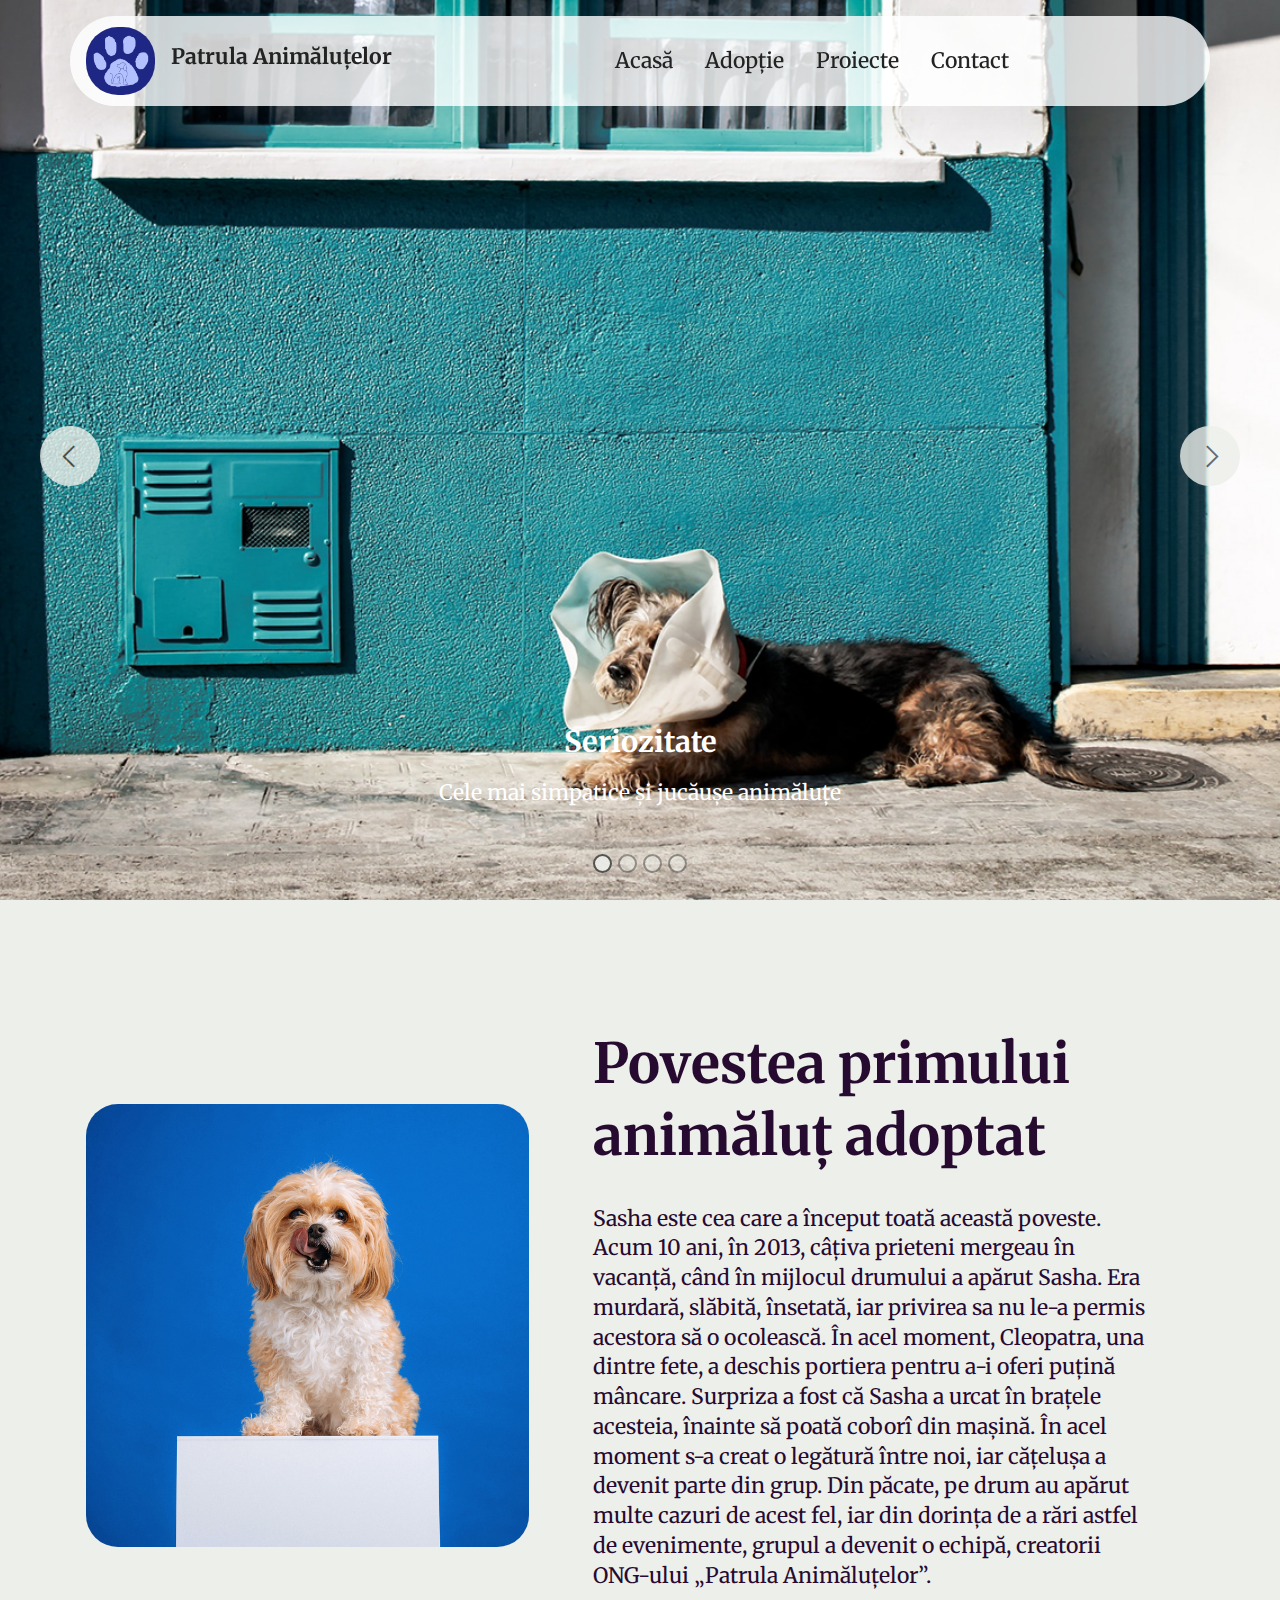
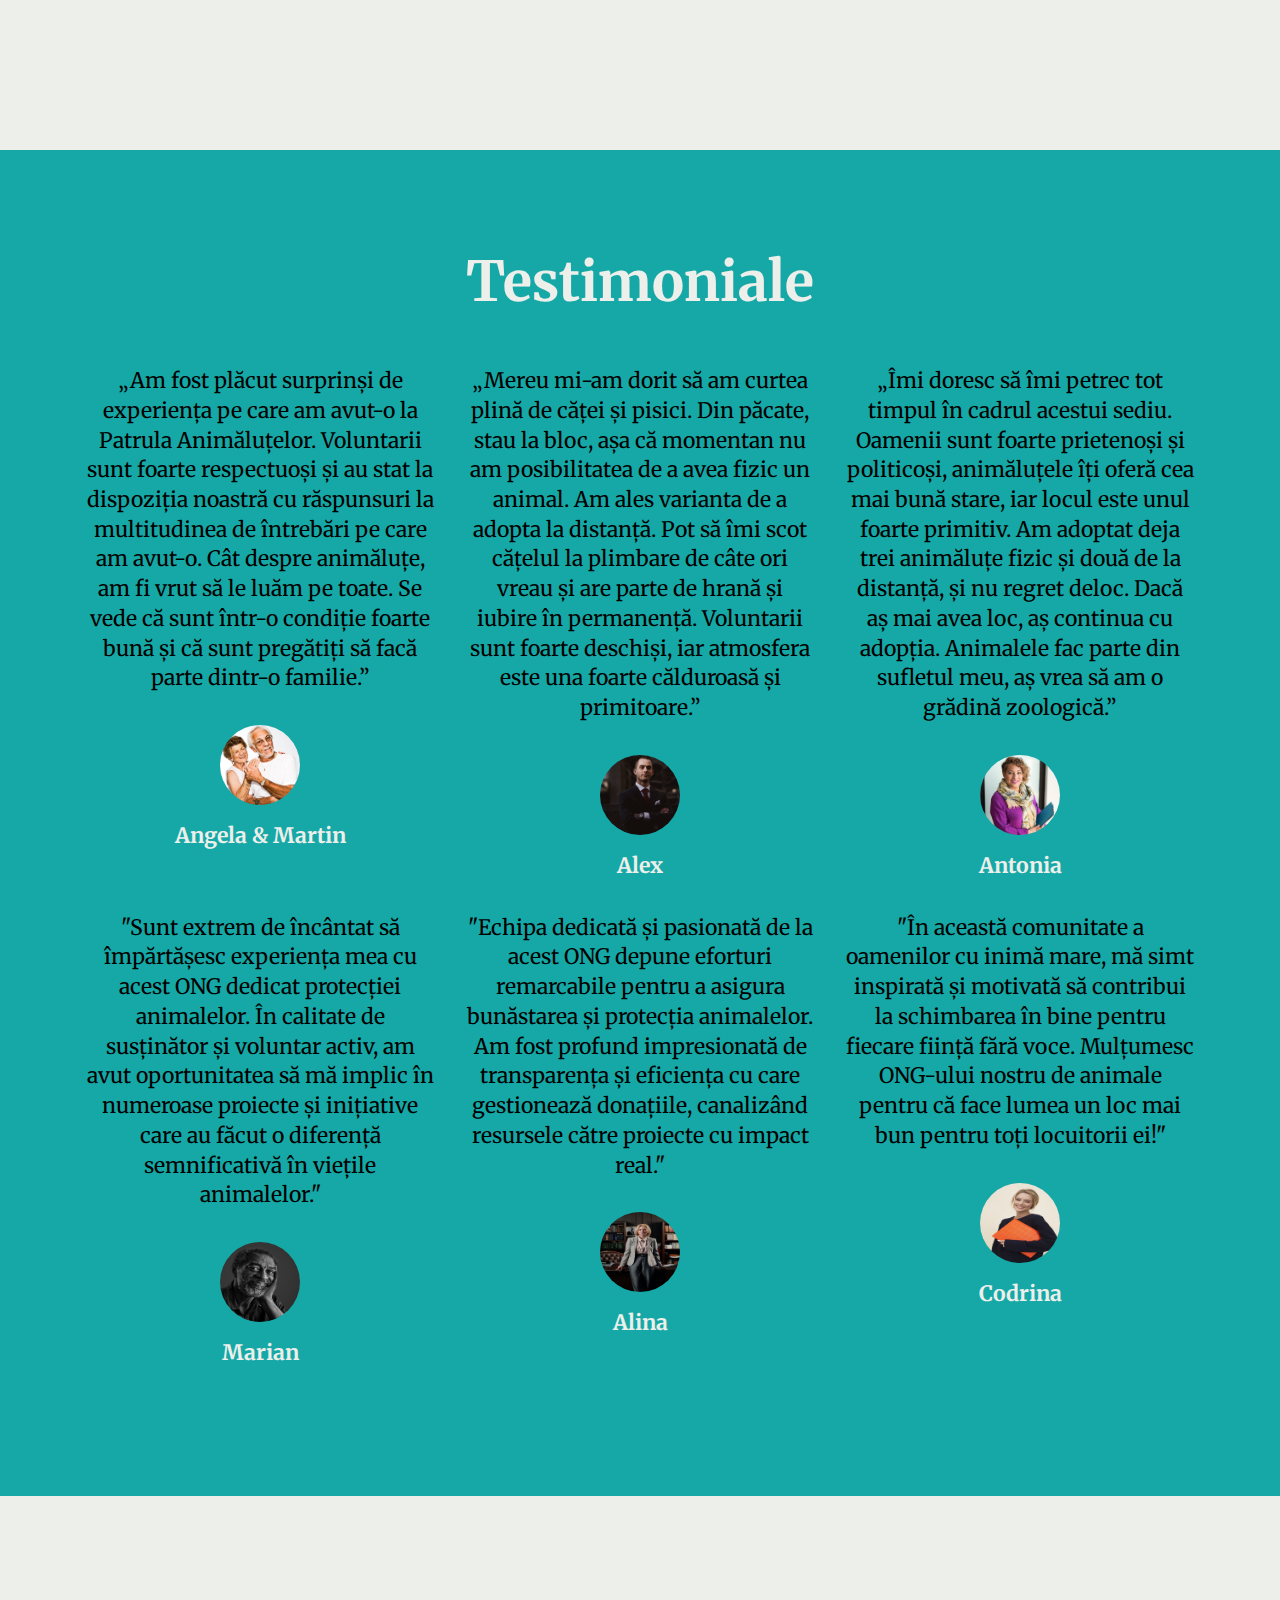
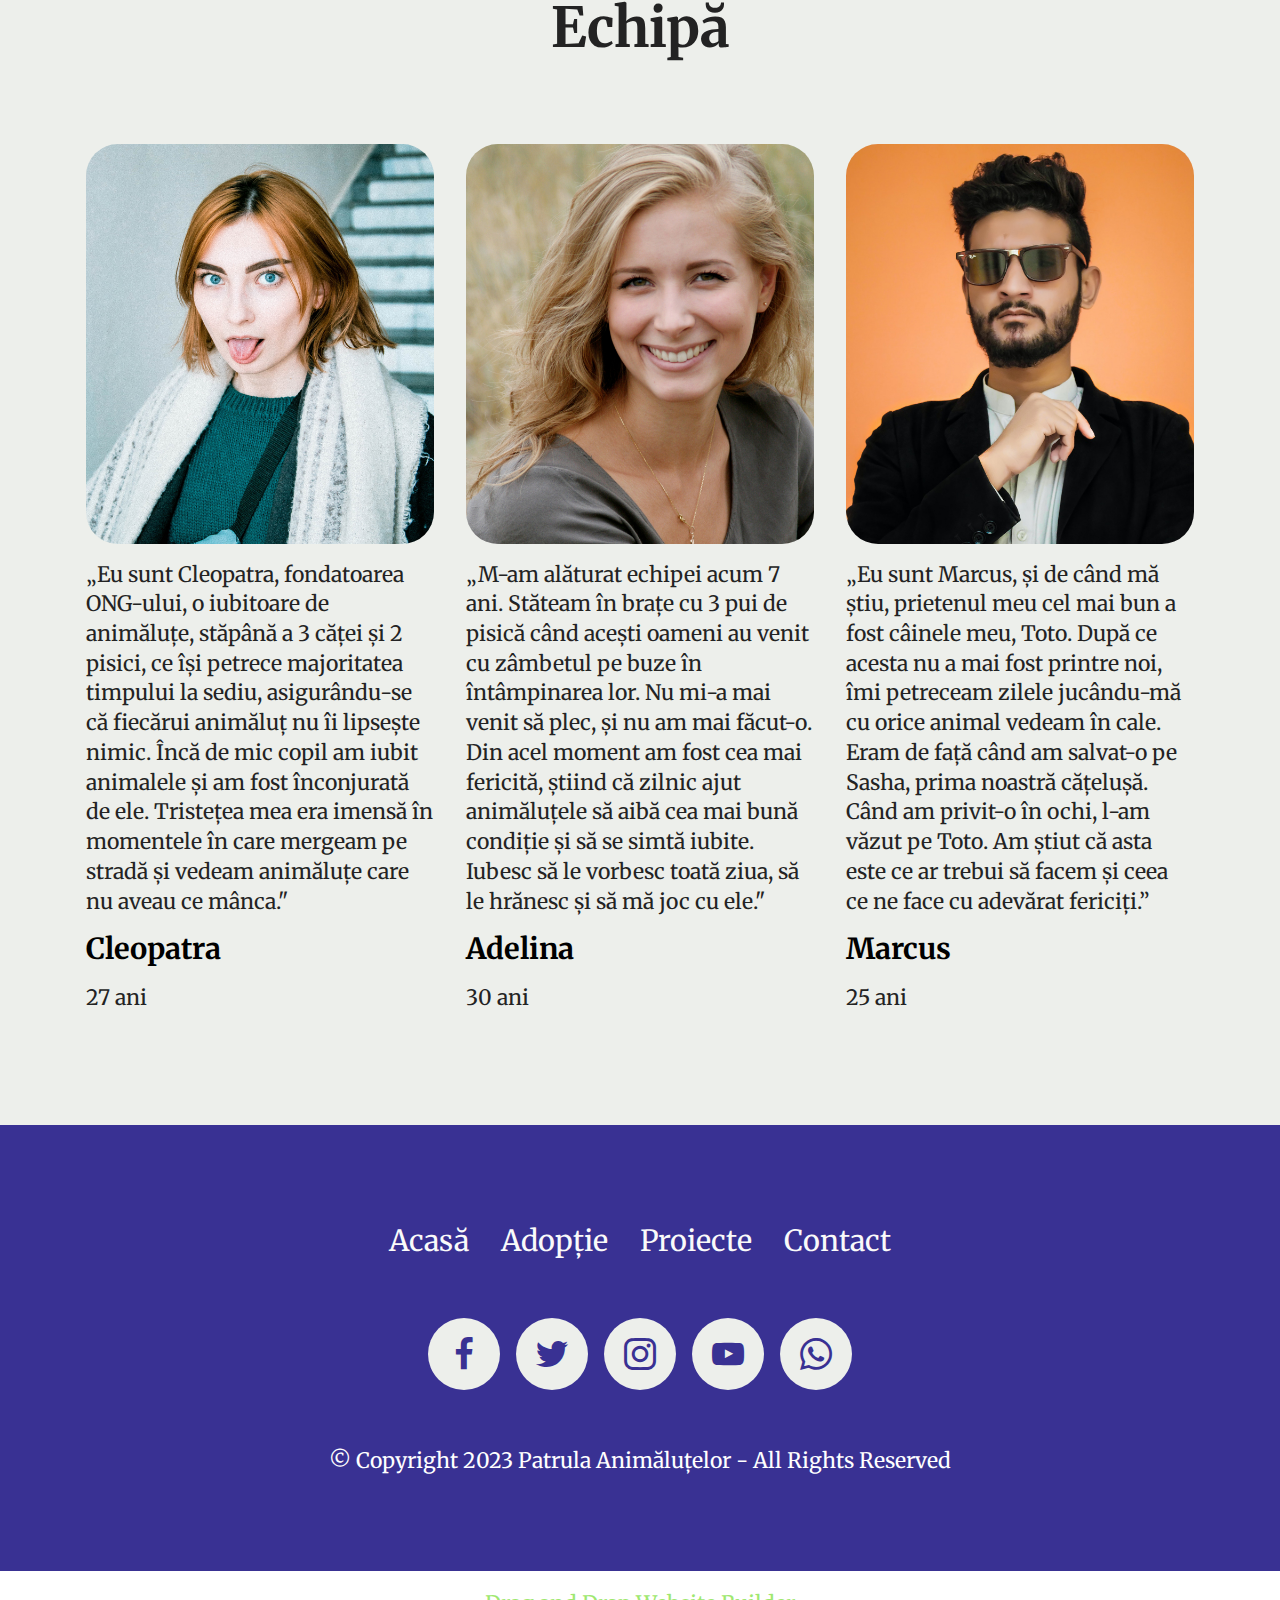
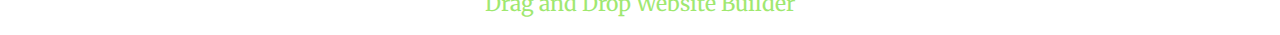
<file: index.html>
<!DOCTYPE html>
<html lang="ro">

<head>
	<meta charset="utf-8">
	<meta name="author" content="Daria Albu">
	<meta name="keywords" content="ONG, Animale, Patrula Animăluțelor">
	<meta name="description"
		content="Patrula Animăluțelor este un ONG dedicat animalelor care nu au un adăpost. Scopul nostru este de a le oferi cea mai bună viață pe care au avut-o până acum.">
	<meta name="viewport" content="width=device-width, initial-scale=1">
	<title>Patrula Animăluțelor</title>
	<link rel="stylesheet" href="assets/web/assets/mobirise-icons2/mobirise2.css">
	<link rel="stylesheet" href="assets/bootstrap/css/bootstrap.min.css">
	<link rel="stylesheet" href="assets/bootstrap/css/bootstrap-grid.min.css">
	<link rel="stylesheet" href="assets/bootstrap/css/bootstrap-reboot.min.css">
	<link rel="stylesheet" href="assets/dropdown/css/style.css">
	<link rel="stylesheet" href="assets/socicon/css/styles.css">
	<link rel="stylesheet" href="assets/theme/css/style.css">
	<link rel="preload" href="https://fonts.googleapis.com/css?family=Merriweather:300,300i,400,400i,700,700i,900,900i&display=swap" as="style" onload="this.onload=null;this.rel='stylesheet'">
  <noscript><link rel="stylesheet" href="https://fonts.googleapis.com/css?family=Merriweather:300,300i,400,400i,700,700i,900,900i&display=swap"></noscript>
  <link rel="preload" as="style" href="assets/mobirise/css/mbr-additional.css"><link rel="stylesheet" href="assets/mobirise/css/mbr-additional.css" type="text/css">
	<link rel="stylesheet" href="assets/mobirise/css/mbr-additional.css" type="text/css">




</head>

<body>

	<div data-bs-version="5.1" class="menu menu5 cid-u1lbmpMdng" once="menu" id="menu05-0">


		<nav class="navbar navbar-dropdown navbar-fixed-top navbar-expand-lg">
			<div class="container">
				<div class="navbar-brand">
					<span class="navbar-logo">
						<a href="index.html">
							<img src="assets/images/logo.png"
								alt="logo cu lăbuța unui animal, în care se află conturul unui câine"
								style="height: 4.3rem;">
						</a>
					</span>
					<h1><span class="navbar-caption-wrap"><a class="navbar-caption text-black text-primary display-4"
							href="index.html">
						Patrula Animăluțelor
						</a></span></h1>
				</div>
				<button class="navbar-toggler" type="button" data-toggle="collapse" data-bs-toggle="collapse"
					data-target="#navbarSupportedContent" data-bs-target="#navbarSupportedContent"
					aria-controls="navbarNavAltMarkup" aria-expanded="false" aria-label="Toggle navigation">
					<span class="hamburger">
						<span></span>
						<span></span>
						<span></span>
						<span></span>
					</span>
				</button>
				<div class="collapse navbar-collapse" id="navbarSupportedContent">
					<ul class="navbar-nav nav-dropdown nav-right" data-app-modern-menu="true">
						<li class="nav-item">
							<a class="nav-link link text-black text-primary display-4" href="index.html">Acasă</a>
						</li>
						<li class="nav-item">
							<a class="nav-link link text-black text-primary display-4" href="adoptie.html"
								aria-expanded="false">Adopție</a>
						</li>
						<li class="nav-item">
							<a class="nav-link link text-black text-primary display-4" href="proiecte.html">Proiecte</a>
						</li>
						<li class="nav-item"><a class="nav-link link text-black text-primary display-4"
								href="contact.html">Contact</a></li>
					</ul>

				</div>
			</div>
		</nav>
	</div>

	<section data-bs-version="5.1" class="slider3 cid-u1lc4Jz66p mbr-fullscreen" id="slider03-2">

		<div class="carousel slide" id="u1mGdWOzMC" data-ride="carousel" data-bs-ride="carousel" data-interval="5000"
			data-bs-interval="5000">
			<ol class="carousel-indicators">
				<li data-slide-to="0" data-bs-slide-to="0" class="active" data-target="#u1mGdWOzMC"
					data-bs-target="#u1mGdWOzMC"></li>
				<li data-slide-to="1" data-bs-slide-to="1" data-target="#u1mGdWOzMC" data-bs-target="#u1mGdWOzMC"></li>
				<li data-slide-to="2" data-bs-slide-to="2" data-target="#u1mGdWOzMC" data-bs-target="#u1mGdWOzMC"></li>
				<li data-slide-to="3" data-bs-slide-to="3" data-target="#u1mGdWOzMC" data-bs-target="#u1mGdWOzMC"></li>
			</ol>
			<div class="carousel-inner">
				<div class="carousel-item slider-image item active">
					<div class="item-wrapper">
						<img class="d-block w-100" src="assets/images/principala.jpg"
							alt="câine cu un guler în jurul gâtului, care stă întins pe jos" data-slide-to="0"
							data-bs-slide-to="0">

						<div class="carousel-caption">
							<h2 class="mbr-section-subtitle mbr-fonts-style mb-3 display-5">
								<strong>Seriozitate</strong>
							</h2>
							<p class="mbr-section-text mbr-fonts-style mb-4 display-7">Cele mai simpatice și jucăușe
								animăluțe</p>

						</div>
					</div>
				</div>
				<div class="carousel-item slider-image item">
					<div class="item-wrapper">
						<img class="d-block w-100" src="assets/images/fericire.jpg"
							alt="o fată care zâmbește, în timp ce ține o un pahar de cafea în mână, și încă o fată cu ochelari care nu stă cu fața la cameră"
							data-slide-to="1" data-bs-slide-to="1">

						<div class="carousel-caption">
							<h2 class="mbr-section-subtitle mbr-fonts-style mb-3 display-5">
								<strong>Distracție</strong>
							</h2>
							<p class="mbr-section-text mbr-fonts-style mb-4 display-7">Cele mai minunate zâmbete.</p>

						</div>
					</div>
				</div>
				<div class="carousel-item slider-image item">
					<div class="item-wrapper">
						<img class="d-block w-100" src="assets/images/voluntari.jpg"
							alt="patru oameni care au tricouri de voluntari, se țin de după gât și zâmbesc la cameră"
							data-slide-to="2" data-bs-slide-to="2">

						<div class="carousel-caption">
							<h2 class="mbr-section-subtitle mbr-fonts-style mb-3 display-5">
								<strong>Activități</strong>
							</h2>
							<p class="mbr-section-text mbr-fonts-style mb-4 display-7">Activități pline de distracție și
								voie bună.</p>

						</div>
					</div>
				</div>
				<div class="carousel-item slider-image item">
					<div class="item-wrapper">
						<img class="d-block w-100" src="assets/images/volunt.jpg"
							alt="patru oameni care au tricouri de voluntari, se țin de după gât și zâmbesc la cameră"
							data-slide-to="3" data-bs-slide-to="4">

						<div class="carousel-caption">
							<h2 class="mbr-section-subtitle mbr-fonts-style mb-3 display-5">
								<strong>Voluntari</strong>
							</h2>
							<p class="mbr-section-text mbr-fonts-style mb-4 display-7">Avem cei mai săritori voluntari.
							</p>

						</div>
					</div>
				</div>
			</div>
			<a class="carousel-control carousel-control-prev" role="button" data-slide="prev" data-bs-slide="prev"
				href="#u1mGdWOzMC">
				<span class="mobi-mbri mobi-mbri-arrow-prev" aria-hidden="true"></span>
				<span class="sr-only visually-hidden">Previous</span>
			</a>
			<a class="carousel-control carousel-control-next" role="button" data-slide="next" data-bs-slide="next"
				href="#u1mGdWOzMC">
				<span class="mobi-mbri mobi-mbri-arrow-next" aria-hidden="true"></span>
				<span class="sr-only visually-hidden">Next</span>
			</a>
		</div>
	</section>

	<section data-bs-version="5.1" class="article2 cid-u1lcxdNUo0" id="article02-3">





		<div class="container">
			<div class="row justify-content-center">
				<div class="col-12 col-md-12 col-lg-5 image-wrapper">
					<img class="w-100" src="assets/images/primul.jpg"
						alt="un câine care scoate limba, ce stă pe o cutie albă">
				</div>
				<div class="col-12 col-md-12 col-lg">
					<div class="text-wrapper align-left">
						<h2 class="mbr-section-title mbr-fonts-style mb-4 display-2"><strong>Povestea primului animăluț
								adoptat
							</strong>
						</h2>
						<p class="mbr-text align-left mbr-fonts-style mb-4 display-7">
							Sasha este cea care a început toată această poveste. Acum 10 ani, în 2013, câțiva prieteni
							mergeau în vacanță, când în mijlocul drumului a apărut Sasha. Era murdară, slăbită,
							însetată, iar privirea sa nu le-a permis acestora să o ocolească. În acel moment, Cleopatra,
							una dintre fete, a deschis portiera pentru a-i oferi puțină mâncare. Surpriza a fost că
							Sasha a urcat în brațele acesteia, înainte să poată coborî din mașină. În acel moment s-a
							creat o legătură între noi, iar cățelușa a devenit parte din grup. Din păcate, pe drum au
							apărut multe cazuri de acest fel, iar din dorința de a rări astfel de evenimente, grupul a
							devenit o echipă, creatorii ONG-ului „Patrula Animăluțelor”.
						</p>

					</div>
				</div>
			</div>
		</div>
	</section>

	<section data-bs-version="5.1" class="people05 cid-u1lcAD3OMQ" id="people05-4">




		<div class="container">
			<div class="row mb-5 justify-content-center">
				<div class="col-12 mb-0 content-head">
					<h2 class="mbr-section-title mbr-fonts-style align-center mb-0 display-2">
						<strong>Testimoniale</strong>
					</h2>

				</div>
			</div>
			<div class="row">
				<div class="item features-without-image col-12 col-md-6 col-lg-4 active">
					<div class="item-wrapper">
						<div class="card-box align-left">
							<p class="card-text mbr-fonts-style display-7">
								„Am fost plăcut surprinși de experiența pe care am avut-o la Patrula Animăluțelor.
								Voluntarii sunt foarte respectuoși și au stat la dispoziția noastră cu răspunsuri la
								multitudinea de întrebări pe care am avut-o. Cât despre animăluțe, am fi vrut să le luăm
								pe toate. Se vede că sunt într-o condiție foarte bună și că sunt pregătiți să facă parte
								dintr-o familie.”
							</p>
							<div class="img-wrapper mt-4 mb-3">
								<img src="assets/images/angela.jpg"
									alt="doi bătrâni, femeie și bărbat, care se țin în brațe" data-slide-to="0"
									data-bs-slide-to="0">
							</div>
							<h3 class="card-title mbr-fonts-style display-7"><strong>Angela &amp; Martin</strong></h3>
						</div>
					</div>
				</div>
				<div class="item features-without-image col-12 col-md-6 col-lg-4">
					<div class="item-wrapper">
						<div class="card-box align-left">
							<p class="card-text mbr-fonts-style display-7">
								„Mereu mi-am dorit să am curtea plină de căței și pisici. Din păcate, stau la bloc, așa
								că momentan nu am posibilitatea de a avea fizic un animal. Am ales varianta de a adopta
								la distanță. Pot să îmi scot cățelul la plimbare de câte ori vreau și are parte de hrană
								și iubire în permanență. Voluntarii sunt foarte deschiși, iar atmosfera este una foarte
								călduroasă și primitoare.”
							</p>
							<div class="img-wrapper mt-4 mb-3">
								<img src="assets/images/alex.jpg" data-slide-to="1" data-bs-slide-to="1"
									alt="un băiat la costum, care stă cu brațele încrucișate">
							</div>
							<h3 class="card-title mbr-fonts-style display-7">
								<strong>Alex</strong>
							</h3>
						</div>
					</div>
				</div>
				<div class="item features-without-image col-12 col-md-6 col-lg-4">
					<div class="item-wrapper">
						<div class="card-box align-left">
							<p class="card-text mbr-fonts-style display-7">
								„Îmi doresc să îmi petrec tot timpul în cadrul acestui sediu. Oamenii sunt foarte
								prietenoși și politicoși, animăluțele îți oferă cea mai bună stare, iar locul este unul
								foarte primitiv. Am adoptat deja trei animăluțe fizic și două de la distanță, și nu
								regret deloc. Dacă aș mai avea loc, aș continua cu adopția. Animalele fac parte din
								sufletul meu, aș vrea să am o grădină zoologică.”
							</p>
							<div class="img-wrapper mt-4 mb-3">
								<img src="assets/images/antonia.jpg" data-slide-to="2" data-bs-slide-to="2"
									alt="o femeie care zâmbește, cu părul scurt și o eșarfă, ținând un carnețel în mână">
							</div>
							<h3 class="card-title mbr-fonts-style display-7">
								<strong>Antonia</strong>
							</h3>
						</div>
					</div>
				</div>
				<div class="item features-without-image col-12 col-md-6 col-lg-4">
					<div class="item-wrapper">
						<div class="card-box align-left">
							<p class="card-text mbr-fonts-style display-7">"Sunt extrem de încântat să împărtășesc
								experiența mea cu acest ONG dedicat protecției animalelor. În calitate de susținător și
								voluntar activ, am avut oportunitatea să mă implic în numeroase proiecte și inițiative
								care au făcut o diferență semnificativă în viețile animalelor."</p>
							<div class="img-wrapper mt-4 mb-3">
								<img src="assets/images/marian.jpg" data-slide-to="4" data-bs-slide-to="5"
									alt="un om cu barbă, care stă cu o mână lipită de față">
							</div>
							<h3 class="card-title mbr-fonts-style display-7">
								<strong>Marian</strong>
							</h3>
						</div>
					</div>
				</div>
				<div class="item features-without-image col-12 col-md-6 col-lg-4">
					<div class="item-wrapper">
						<div class="card-box align-left">
							<p class="card-text mbr-fonts-style display-7">"Echipa dedicată și pasionată de la acest ONG
								depune eforturi remarcabile pentru a asigura bunăstarea și protecția animalelor. Am fost
								profund impresionată de transparența și eficiența cu care gestionează donațiile,
								canalizând resursele către proiecte cu impact real."</p>
							<div class="img-wrapper mt-4 mb-3">
								<img src="assets/images/alina.jpg" data-slide-to="6" data-bs-slide-to="6"
									alt="o doamnă îmbrăcată la costum, care stă lipită de un birou, cu multe cărți pe fundal">
							</div>
							<h3 class="card-title mbr-fonts-style display-7">
								<strong>Alina</strong>
							</h3>
						</div>
					</div>
				</div>
				<div class="item features-without-image col-12 col-md-6 col-lg-4">
					<div class="item-wrapper">
						<div class="card-box align-left">
							<p class="card-text mbr-fonts-style display-7">"În această comunitate a oamenilor cu inimă
								mare, mă simt inspirată și motivată să contribui la schimbarea în bine pentru fiecare
								ființă fără voce. Mulțumesc ONG-ului nostru de animale pentru că face lumea un loc mai
								bun pentru toți locuitorii ei!"
							</p>
							<div class="img-wrapper mt-4 mb-3">
								<img src="assets/images/codrina.jpg" data-slide-to="7" data-bs-slide-to="7"
									alt="o fată cu păr blond care zâmbește, ținând un dosar în mână">
							</div>
							<h3 class="card-title mbr-fonts-style display-7">
								<strong>Codrina</strong>
							</h3>
						</div>
					</div>
				</div>
			</div>
		</div>
	</section>

	<section data-bs-version="5.1" class="people03 cid-u1lcDb2h1V" id="people03-5">


		<div class="container">
			<div class="row justify-content-center">
				<div class="col-12 content-head">
					<div class="mbr-section-head mb-5">
						<h2 class="mbr-section-title mbr-fonts-style align-center mb-0 display-2">
							<strong>Echipă</strong>
						</h2>

					</div>
				</div>
			</div>
			<div class="row">
				<div class="item features-image col-12 col-md-6 col-lg-4">
					<div class="item-wrapper">
						<div class="item-img mb-3">
							<img src="assets/images/cleopatra-.jpg.jpg"
								alt="fată care stă cu limba scoasă, cu păr roșcat" title="" data-slide-to="0"
								data-bs-slide-to="0">
						</div>
						<div class="item-content align-left">
							<p class="item-title mbr-fonts-style mb-3 display-7">„Eu sunt Cleopatra, fondatoarea
								ONG-ului, o iubitoare de animăluțe, stăpână a 3 căței și 2 pisici, ce își petrece
								majoritatea timpului la sediu, asigurându-se că fiecărui animăluț nu îi lipsește nimic.
								Încă de mic copil am iubit animalele și am fost înconjurată de ele. Tristețea mea era
								imensă în momentele în care mergeam pe stradă și vedeam animăluțe care nu aveau ce
								mânca."</p>
							<h3 class="item-subtitle mbr-fonts-style mb-3 display-5">
								<strong>Cleopatra</strong>
							</h3>
							<p class="mbr-text mbr-fonts-style mt-3 display-7">27 ani</p>
						</div>

					</div>
				</div>
				<div class="item features-image col-12 col-md-6 col-lg-4">
					<div class="item-wrapper">
						<div class="item-img mb-3">
							<img src="assets/images/adelina.jpg" alt="o fată cu păr blond care zâmbește " title=""
								data-slide-to="1" data-bs-slide-to="1">
						</div>
						<div class="item-content align-left">
							<p class="item-title mbr-fonts-style mb-3 display-7">„M-am alăturat echipei acum 7 ani.
								Stăteam în brațe cu 3 pui de pisică când acești oameni au venit cu zâmbetul pe buze în
								întâmpinarea lor. Nu mi-a mai venit să plec, și nu am mai făcut-o. Din acel moment am
								fost cea mai fericită, știind că zilnic ajut animăluțele să aibă cea mai bună condiție
								și să se simtă iubite. Iubesc să le vorbesc toată ziua, să le hrănesc și să mă joc cu
								ele."</p>
							<h3 class="item-subtitle mbr-fonts-style mb-3 display-5">
								<strong>Adelina</strong>
							</h3>
							<p class="mbr-text mbr-fonts-style mt-3 display-7">
								30 ani</p>
						</div>

					</div>
				</div>
				<div class="item features-image col-12 col-md-6 col-lg-4">
					<div class="item-wrapper">
						<div class="item-img mb-3">
							<img src="assets/images/marcus.jpg" alt="un băiat cu ochelari, îmbrăcat la cămașă" title=""
								data-slide-to="2" data-bs-slide-to="2">
						</div>
						<div class="item-content align-left">
							<p class="item-title mbr-fonts-style mb-3 display-7">„Eu sunt Marcus, și de când mă știu,
								prietenul meu cel mai bun a fost câinele meu, Toto. După ce acesta nu a mai fost printre
								noi, îmi petreceam zilele jucându-mă cu orice animal vedeam în cale. Eram de față când
								am salvat-o pe Sasha, prima noastră cățelușă. Când am privit-o în ochi, l-am văzut pe
								Toto. Am știut că asta este ce ar trebui să facem și ceea ce ne face cu adevărat
								fericiți.”</p>
							<h3 class="item-subtitle mbr-fonts-style mb-3 display-5">
								<strong>Marcus</strong>
							</h3>
							<p class="mbr-text mbr-fonts-style mt-3 display-7">
								25 ani<br>
							</p>
						</div>

					</div>
				</div>
			</div>
		</div>
	</section>

	<section data-bs-version="5.1" class="footer3 cid-u1lezgcI7U" once="footers" id="footer03-6">





		<div class="container">
			<div class="row">
				<div class="row-links">
					<ul class="header-menu">




						<li class="header-menu-item mbr-fonts-style display-5"><a href="index.html"
								class="text-white text-primary">Acasă</a></li>
						<li class="header-menu-item mbr-fonts-style display-5"><a href="adoptie.html"
								class="text-white text-primary">Adopție</a></li>
						<li class="header-menu-item mbr-fonts-style display-5"><a href="proiecte.html"
								class="text-white text-primary">Proiecte</a></li>
						<li class="header-menu-item mbr-fonts-style display-5"><a href="contact.html"
								class="text-white text-primary">Contact</a></li>
					</ul>
				</div>

				<div class="col-12 mt-4">
					<div class="social-row">
						<div class="soc-item">
							<a href="https://www.facebook.com" target="_blank">
								<span class="mbr-iconfont display-7 socicon-facebook socicon"></span>
							</a>
						</div>
						<div class="soc-item">
							<a href="https://twitter.com" target="_blank">
								<span class="mbr-iconfont socicon-twitter socicon"></span>
							</a>
						</div>
						<div class="soc-item">
							<a href="https://www.instagram.com" target="_blank">
								<span class="mbr-iconfont socicon-instagram socicon"></span>
							</a>
						</div>
						<div class="soc-item">
							<a href="https://www.youtube.com" target="_blank">
								<span class="mbr-iconfont socicon-youtube socicon"></span>
							</a>
						</div>
						<div class="soc-item">
							<a href="https://web.whatsapp.com" target="_blank">
								<span class="mbr-iconfont socicon-whatsapp socicon"></span>
							</a>
						</div>
					</div>
				</div>
				<div class="col-12 mt-5">
					<p class="mbr-fonts-style copyright display-7">
						© Copyright 2023 Patrula Animăluțelor - All Rights Reserved
					</p>
				</div>
			</div>
		</div>
	</section>
	<section class="display-7"
		style="padding: 0;align-items: center;justify-content: center;flex-wrap: wrap;    align-content: center;display: flex;position: relative;height: 4rem;">
		<a href="https://mobiri.se/3131441"
			style="flex: 1 1;height: 4rem;position: absolute;width: 100%;z-index: 1;"><img alt="" style="height: 4rem;"
				src="[data-uri]"></a>
		<p style="margin: 0;text-align: center;" class="display-7">&#8204;</p><a style="z-index:1"
			href="https://mobirise.com/drag-drop-website-builder.html">Drag and Drop Website Builder</a>
	</section>
	<script src="assets/bootstrap/js/bootstrap.bundle.min.js"></script>
	<script src="assets/smoothscroll/smooth-scroll.js"></script>
	<script src="assets/ytplayer/index.js"></script>
	<script src="assets/dropdown/js/navbar-dropdown.js"></script>
	<script src="assets/theme/js/script.js"></script>


</body>

</html>
</file>
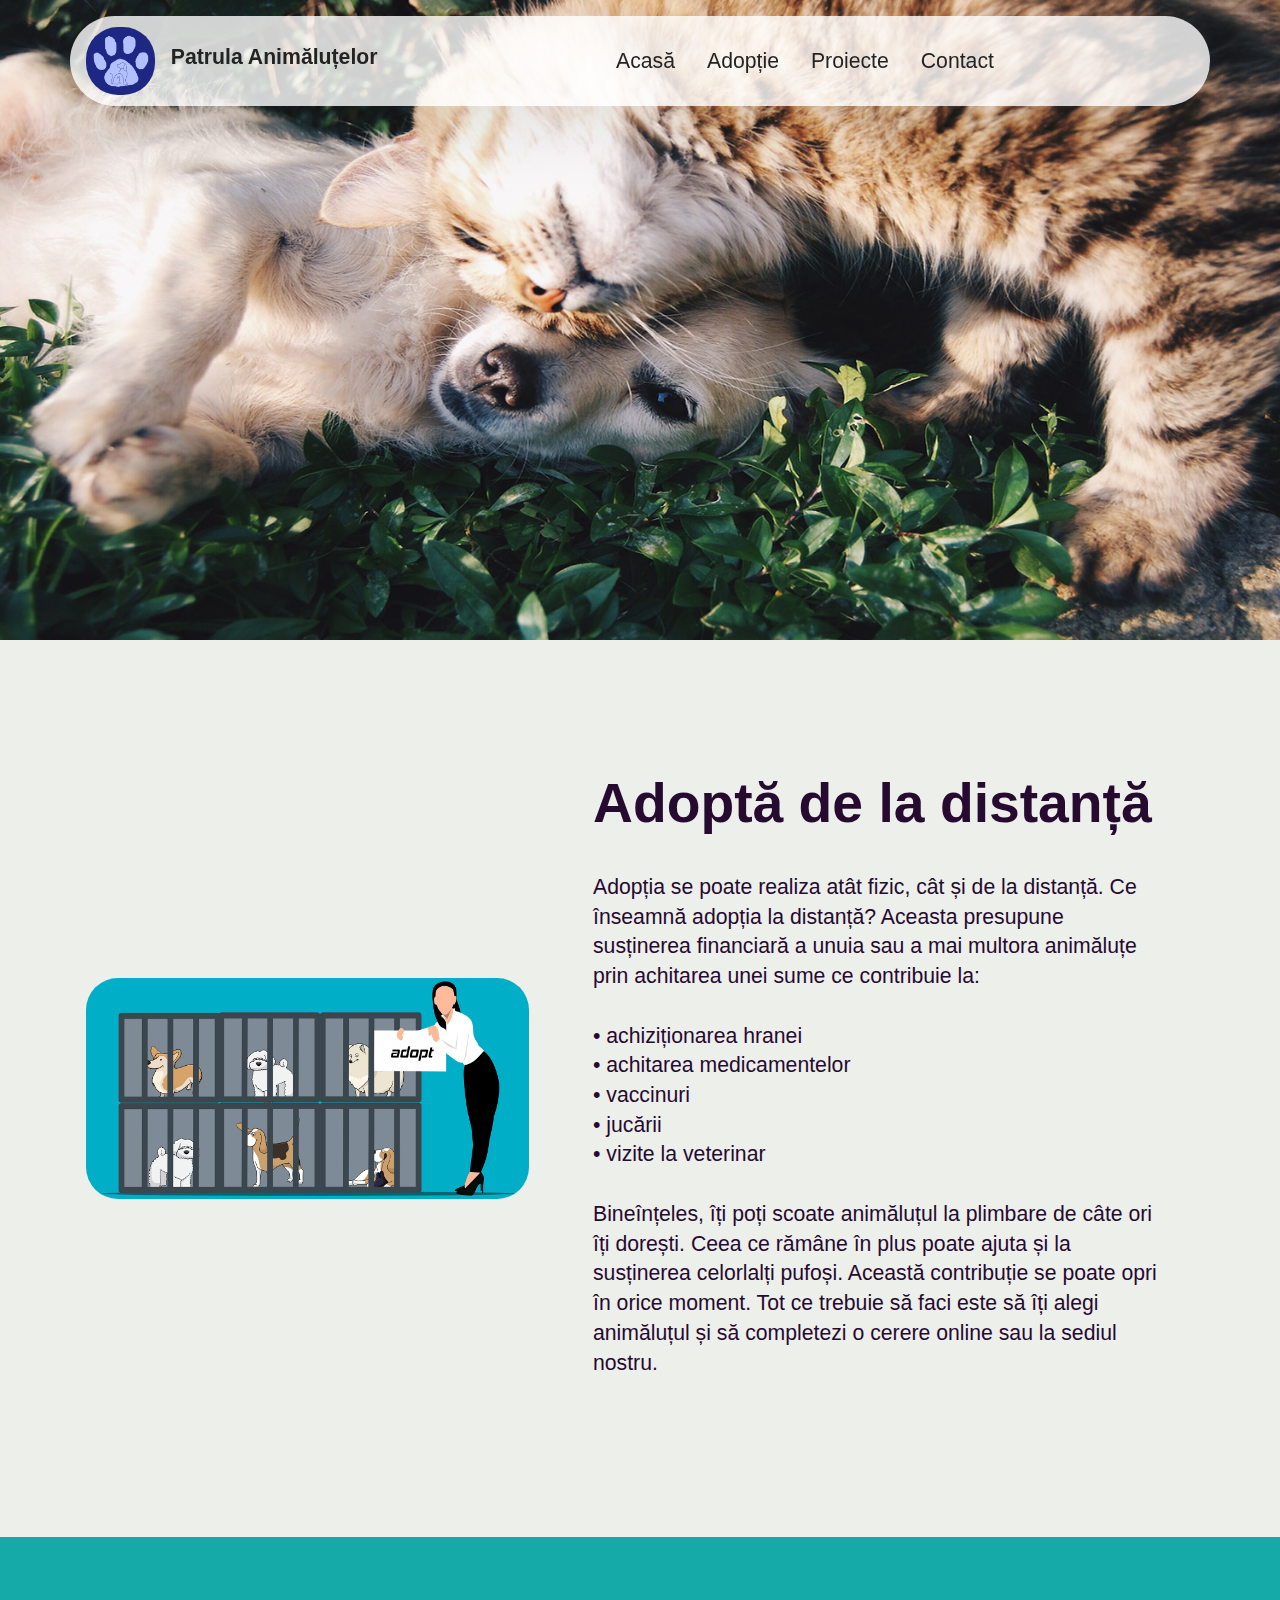
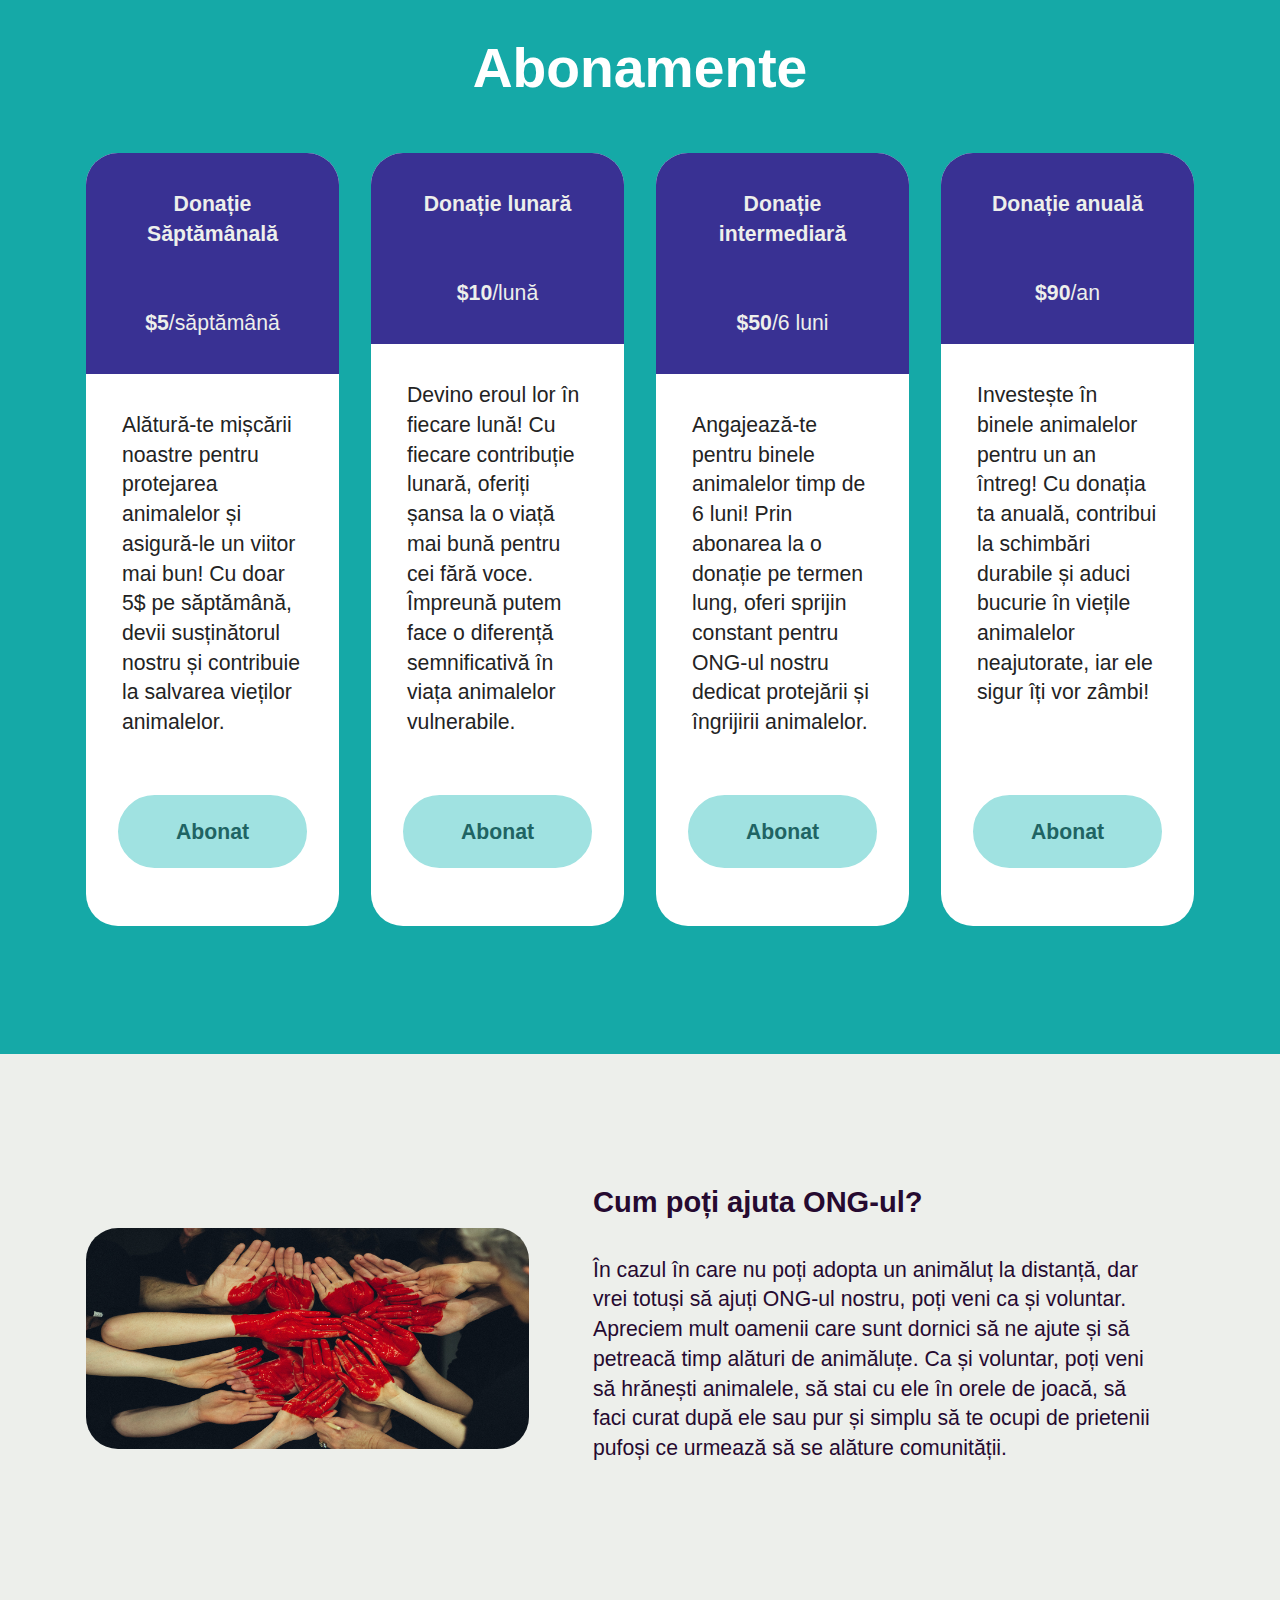
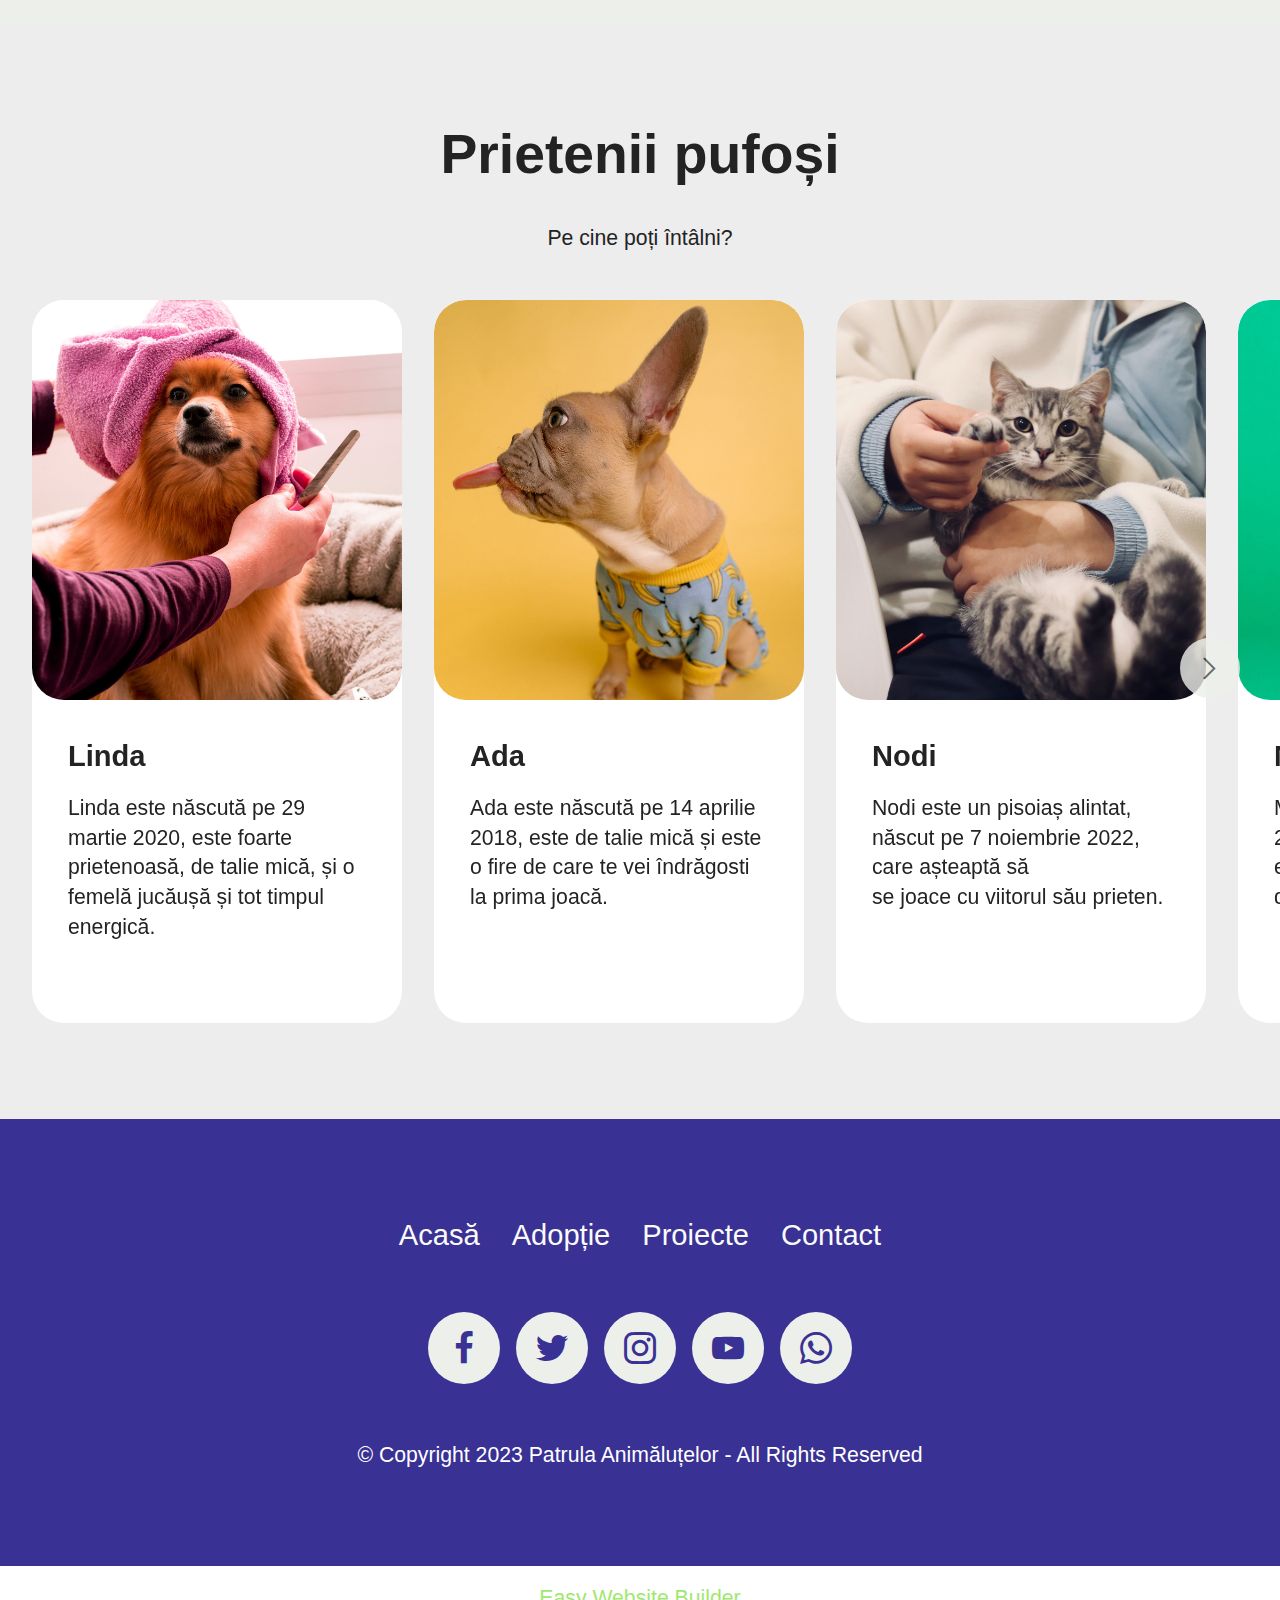
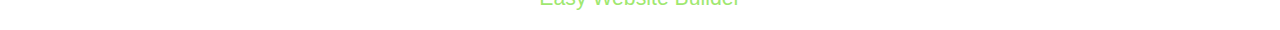
<file: adoptie.html>
<!DOCTYPE html>
<html lang="ro">  

<head>
	<meta charset="utf-8">
	<meta name="author" content="Daria Albu">
	<meta name="keywords" content="ONG, Animale, Patrula Animăluțelor">
	<meta name="description"
		content="Patrula Animăluțelor este un ONG dedicat animalelor care nu au un adăpost. Scopul nostru este de a le oferi cea mai bună viață pe care au avut-o până acum.">
	<meta name="viewport" content="width=device-width, initial-scale=1">
	<title>Patrula Animăluțelor</title>

	<link rel="stylesheet" href="assets/web/assets/mobirise-icons2/mobirise2.css">
	<link rel="stylesheet" href="assets/bootstrap/css/bootstrap.min.css">
	<link rel="stylesheet" href="assets/bootstrap/css/bootstrap-grid.min.css">
	<link rel="stylesheet" href="assets/bootstrap/css/bootstrap-reboot.min.css">
	<link rel="stylesheet" href="assets/dropdown/css/style.css">
	<link rel="stylesheet" href="assets/socicon/css/styles.css">
	<link rel="stylesheet" href="assets/theme/css/style.css">
	<link rel="preload"
		href="https://fonts.googleapis.com/css?family=Inter+Tight:100,200,300,400,500,600,700,800,900,100i,200i,300i,400i,500i,600i,700i,800i,900i&display=swap"
		as="style" onload="this.onload=null;this.rel='stylesheet'">
	<noscript>
		<link rel="stylesheet"
			href="https://fonts.googleapis.com/css?family=Inter+Tight:100,200,300,400,500,600,700,800,900,100i,200i,300i,400i,500i,600i,700i,800i,900i&display=swap">
	</noscript>
	<link rel="preload" as="style" href="assets/mobirise/css/mbr-additional.css">
	<link rel="stylesheet" href="assets/mobirise/css/mbr-additional.css" type="text/css">




</head>

<body>

	<div data-bs-version="5.1" class="menu menu5 cid-u1lbmpMdng" once="menu" id="menu05-7">


		<nav class="navbar navbar-dropdown navbar-fixed-top navbar-expand-lg">
			<div class="container">
				<div class="navbar-brand">
					<span class="navbar-logo">
						<a href="index.html">
							<img src="assets/images/logo.png"
								alt="logo cu lăbuța unui animal, în care se află conturul unui câine"
								style="height: 4.3rem;">
						</a>
					</span>
					<h1><span class="navbar-caption-wrap"><a class="navbar-caption text-black text-primary display-4"
							href="index.html">
							Patrula Animăluțelor
						</a></span></h1>
				</div>
				<button class="navbar-toggler" type="button" data-toggle="collapse" data-bs-toggle="collapse"
					data-target="#navbarSupportedContent" data-bs-target="#navbarSupportedContent"
					aria-controls="navbarNavAltMarkup" aria-expanded="false" aria-label="Toggle navigation">
					<span class="hamburger">
						<span></span>
						<span></span>
						<span></span>
						<span></span>
					</span>
				</button>
				<div class="collapse navbar-collapse" id="navbarSupportedContent">
					<ul class="navbar-nav nav-dropdown nav-right" data-app-modern-menu="true">
						<li class="nav-item">
							<a class="nav-link link text-black text-primary display-4" href="index.html">Acasă</a>
						</li>
						<li class="nav-item">
							<a class="nav-link link text-black text-primary display-4" href="adoptie.html"
								aria-expanded="false">Adopție</a>
						</li>
						<li class="nav-item">
							<a class="nav-link link text-black text-primary display-4" href="proiecte.html">Proiecte</a>
						</li>
						<li class="nav-item"><a class="nav-link link text-black text-primary display-4"
								href="contact.html">Contact</a></li>
					</ul>

				</div>
			</div>
		</nav>
	</div>

	<section data-bs-version="5.1" class="image03 cid-u1lFtlj9QK" id="image04-c">


		<div class="image-block m-auto">
			<img src="assets/images/animalute.jpg" alt="un câine și o pisică, stând și jucându-se în iarbă">

		</div>
	</section>

	<section data-bs-version="5.1" class="article2 cid-u1lywY9r5B" id="article02-9">





		<div class="container">
			<div class="row justify-content-center">
				<div class="col-12 col-md-12 col-lg-5 image-wrapper">
					<img class="w-100" src="assets/images/adopt.jpg"
						alt="o ilustrație cu șase animăluțe aflate în cuști, cu o femeie care ține un semn care îndeamnă la adopție">
				</div>
				<div class="col-12 col-md-12 col-lg">
					<div class="text-wrapper align-left">
						<h2 class="mbr-section-title mbr-fonts-style mb-4 display-2"><strong>Adoptă de la
								distanță</strong></h2>
						<p class="mbr-text align-left mbr-fonts-style mb-4 display-7">Adopția se poate realiza atât
							fizic, cât și de la distanță. Ce înseamnă adopția la distanță? Aceasta presupune susținerea
							financiară a unuia sau a mai multora animăluțe prin achitarea unei sume ce contribuie
							la:<br>
							<br>• achiziționarea hranei
							<br>• achitarea medicamentelor
							<br>• vaccinuri
							<br>• jucării
							<br>• vizite la veterinar
							<br>
							<br>Bineînțeles, îți poți scoate animăluțul la plimbare de câte ori îți dorești. Ceea ce
							rămâne în plus poate ajuta și la susținerea celorlalți pufoși. Această contribuție se poate
							opri în orice moment. Tot ce trebuie să faci este să îți alegi animăluțul și să completezi o
							cerere online sau la sediul nostru.&nbsp;<br>
						</p>

					</div>
				</div>
			</div>
		</div>
	</section>

	<section data-bs-version="5.1" class="pricing1 cid-u1lz0VhrZp" id="pricing01-b">


		<div class="container">
			<div class="row justify-content-center">
				<div class="col-12 content-head">
					<div class="mbr-section-head mb-5">
						<h2 class="mbr-section-title mbr-fonts-style align-center mb-0 display-2">
							<strong>Abonamente</strong>
						</h2>

					</div>
				</div>
			</div>
			<div class="row">
				<div class="item features-without-image col-12 col-md-6 col-lg-3 item-mb active">
					<div class="item-wrapper">
						<div class="item-head">
							<h3 class="item-title mbr-fonts-style mb-0 display-7"><strong>Donație Săptămânală</strong></h3>
							<p class="item-subtitle mbr-fonts-style mt-0 mb-0 display-7">
								<strong><br></strong><br><strong>$5</strong>/săptămână</p>
						</div>
						<div class="item-content">
							<p class="mbr-text mbr-fonts-style display-7">Alătură-te mișcării noastre pentru protejarea
								animalelor și asigură-le un viitor mai bun! Cu doar 5$ pe săptămână, devii susținătorul
								nostru și contribuie la salvarea vieților animalelor.</p>
						</div>
						<div class="mbr-section-btn item-footer"><a href=""
								class="btn item-btn btn-warning display-7">Abonat</a></div>
					</div>
				</div>
				<div class="item features-without-image col-12 col-md-6 col-lg-3 item-mb">
					<div class="item-wrapper">
						<div class="item-head">
							<h3 class="item-title mbr-fonts-style mb-0 display-7"><strong>Donație lunară</strong></h3>
							<p class="item-subtitle mbr-fonts-style mt-0 mb-0 display-7">
								<strong><br></strong><strong><br></strong><strong>$10</strong>/lună
							</p>
						</div>
						<div class="item-content">
							<p class="mbr-text mbr-fonts-style display-7">
								Devino eroul lor în fiecare lună! Cu fiecare contribuție lunară, oferiți șansa la o
								viață mai bună pentru cei fără voce. Împreună putem face o diferență semnificativă în
								viața animalelor vulnerabile.
							</p>
						</div>
						<div class="mbr-section-btn item-footer"><a href=""
								class="btn item-btn btn-warning display-7">Abonat</a></div>
					</div>
				</div>

				<div class="item features-without-image col-12 col-md-6 col-lg-3 item-mb">
					<div class="item-wrapper">
						<div class="item-head">
							<h3 class="item-title mbr-fonts-style mb-0 display-7"><strong>Donație intermediară</strong>
							</h3>
							<p class="item-subtitle mbr-fonts-style mt-0 mb-0 display-7">
								<strong><br></strong><strong><br></strong><strong>$50</strong>/6 luni
						</div>
						<div class="item-content">
							<p class="mbr-text mbr-fonts-style display-7">
								Angajează-te pentru binele animalelor timp de 6 luni! Prin abonarea la o donație pe
								termen lung, oferi sprijin constant pentru ONG-ul nostru dedicat protejării și
								îngrijirii animalelor.
							</p>
						</div>
						<div class="mbr-section-btn item-footer"><a href=""
								class="btn item-btn btn-warning display-7">Abonat</a></div>
					</div>
				</div>

				<div class="item features-without-image col-12 col-md-6 col-lg-3 item-mb">
					<div class="item-wrapper">
						<div class="item-head">
							<h3 class="item-title mbr-fonts-style mb-0 display-7"><strong>Donație anuală</strong></h3>
							<p class="item-subtitle mbr-fonts-style mt-0 mb-0 display-7">
								<strong><br></strong><br><strong>$90</strong>/an
							</p>
						</div>
						<div class="item-content">
							<p class="mbr-text mbr-fonts-style display-7">Investește în binele animalelor pentru un an
								întreg! Cu donația ta anuală, contribui la schimbări durabile și aduci bucurie în
								viețile animalelor neajutorate, iar ele sigur îți vor zâmbi!</p>
						</div>
						<div class="mbr-section-btn item-footer"><a href=""
								class="btn item-btn btn-warning display-7">Abonat</a></div>
					</div>
				</div>

			</div>
		</div>
	</section>

	<section data-bs-version="5.1" class="article2 cid-u1lFSZE3nf" id="article02-d">





		<div class="container">
			<div class="row justify-content-center">
				<div class="col-12 col-md-12 col-lg-5 image-wrapper">
					<img class="w-100" src="assets/images/love.jpg"
						alt="mai mulți oameni care au palmele pictate cu roșu, formând o inimă">
				</div>
				<div class="col-12 col-md-12 col-lg">
					<div class="text-wrapper align-left">
						<h2 class="mbr-section-title mbr-fonts-style mb-4 display-5"><strong>Cum poți ajuta
								ONG-ul?</strong></h2>
						<p class="mbr-text align-left mbr-fonts-style mb-4 display-7">
							În cazul în care nu poți adopta un animăluț la distanță, dar vrei totuși să ajuți ONG-ul
							nostru, poți veni ca și voluntar. Apreciem mult oamenii care sunt dornici să ne ajute și să
							petreacă timp alături de animăluțe. Ca și voluntar, poți veni să hrănești animalele, să stai
							cu ele în orele de joacă, să faci curat după ele sau pur și simplu să te ocupi de prietenii
							pufoși ce urmează să se alăture comunității.
						</p>

					</div>
				</div>
			</div>
		</div>
	</section>

	<section data-bs-version="5.1" class="features017 mbr-embla cid-u1lGupupSq" id="features017-e">


		<div class="position-relative">
			<div class="container-fluid">
				<div class="row justify-content-center">
					<div class="col-12 content-head">
						<div class="mbr-section-head mb-5">
							<h2 class="mbr-section-title mbr-fonts-style align-center mb-0 display-2">
								<strong>Prietenii pufoși</strong>
							</h2>
							<h3 class="mbr-section-subtitle mbr-fonts-style align-center mb-0 mt-4 display-7">Pe cine
								poți întâlni?</h3>
						</div>
					</div>
				</div>
			</div>

			<div class="embla" data-skip-snaps="true" data-align="center" data-contain-scroll="trimSnaps"
				data-auto-play-interval="5" data-draggable="true">
				<div class="embla__viewport container-fluid">
					<div class="embla__container">
						<div class="embla__slide slider-image item active"
							style="margin-left: 1rem; margin-right: 1rem;">
							<div class="slide-content">
								<div class="item-img">
									<div class="item-wrapper">
										<img src="assets/images/linda.jpg" alt="câine care stă cu un prosop în cap"
											title="" data-slide-to="1" data-bs-slide-to="1">
									</div>
								</div>
								<div class="item-content">
									<h4 class="item-title mbr-fonts-style display-5">
										<strong>Linda</strong>
									</h4>

									<p class="mbr-text mbr-fonts-style mt-3 display-7">Linda este născută pe 29 martie
										2020, este foarte prietenoasă, de talie mică, și o femelă jucăușă și tot timpul
										energică.
										<br>
										<br>
									</p>
								</div>


							</div>
						</div>
						<div class="embla__slide slider-image item" style="margin-left: 1rem; margin-right: 1rem;">
							<div class="slide-content">
								<div class="item-img">
									<div class="item-wrapper">
										<img src="assets/images/ada.jpg"
											alt="un câine îmbrăcat într-o pijama cu banane, care stă cu limba scoasă"
											title="" data-slide-to="2" data-bs-slide-to="2">
									</div>
								</div>
								<div class="item-content">
									<h4 class="item-title mbr-fonts-style display-5">
										<strong>Ada</strong>
									</h4>

									<p class="mbr-text mbr-fonts-style mt-3 display-7">Ada este născută pe 14 aprilie
										2018, este de talie mică și este o fire de care te vei îndrăgosti la prima
										joacă.
										<br>
										<br>
									</p>
								</div>

							</div>
						</div>
						<div class="embla__slide slider-image item" style="margin-left: 1rem; margin-right: 1rem;">
							<div class="slide-content">
								<div class="item-img">
									<div class="item-wrapper">
										<img src="assets/images/nodi.jpg"
											alt="o pisică care stă în brațele unui doctor și face cu mâna" title=""
											data-slide-to="3" data-bs-slide-to="3">
									</div>
								</div>
								<div class="item-content">
									<h4 class="item-title mbr-fonts-style display-5">
										<strong>Nodi</strong>
									</h4>

									<p class="mbr-text mbr-fonts-style mt-3 display-7">Nodi este un pisoiaș alintat,
										născut pe 7 noiembrie 2022, care așteaptă să
										<br>se joace cu viitorul său prieten.
										<br>
										<br>
									</p>
								</div>

							</div>
						</div>
						<div class="embla__slide slider-image item" style="margin-left: 1rem; margin-right: 1rem;">
							<div class="slide-content">
								<div class="item-img">
									<div class="item-wrapper">
										<img src="assets/images/max.jpg"
											alt="un câine care stă cu spatele la cameră, îmbrăcat cu o bluză verde și cu un lanț din aur"
											title="" data-slide-to="4" data-bs-slide-to="4">
									</div>
								</div>
								<div class="item-content">
									<h4 class="item-title mbr-fonts-style display-5">
										<strong>Max</strong>
									</h4>

									<p class="mbr-text mbr-fonts-style mt-3 display-7">
										Max este născut pe 19 iulie 2021, adoră mingile și pisoii, este de talie mică și
										este foarte drăgăstos.
									</p>
								</div>

							</div>
						</div>
						<div class="embla__slide slider-image item" style="margin-left: 1rem; margin-right: 1rem;">
							<div class="slide-content">
								<div class="item-img">
									<div class="item-wrapper">
										<img src="assets/images/uzi.jpg"
											alt="un câine ud, care stă la uscat cu prosopul" title="" data-slide-to="5"
											data-bs-slide-to="5">
									</div>
								</div>
								<div class="item-content">
									<h4 class="item-title mbr-fonts-style display-5">
										<strong>Uzi</strong>
									</h4>

									<p class="mbr-text mbr-fonts-style mt-3 display-7">
										Uzi este cel mai jucăuș cățel pe care îl vei cunoaște. Este născut pe 18 martie
										2022 și nu vei putea fi trist în preajma sa.
									</p>
								</div>

							</div>
						</div>
						<div class="embla__slide slider-image item" style="margin-left: 1rem; margin-right: 1rem;">
							<div class="slide-content">
								<div class="item-img">
									<div class="item-wrapper">
										<img src="assets/images/cody.jpg"
											alt="un câine care are o căciulă galbenă în cap" title="" data-slide-to="6"
											data-bs-slide-to="6">
									</div>
								</div>
								<div class="item-content">
									<h4 class="item-title mbr-fonts-style display-5">
										<strong>Cody</strong>
									</h4>

									<p class="mbr-text mbr-fonts-style mt-3 display-7">
										Cody este născut pe 30 octombrie 2022 și nu ai cum să îi mai dai drumul din
										brațe după ce te privește direct în ochi.
									</p>
								</div>

							</div>
						</div>

					</div>
				</div>
				<button class="embla__button embla__button--prev">
					<span class="mobi-mbri mobi-mbri-arrow-prev mbr-iconfont" aria-hidden="true"></span>
					<span class="sr-only visually-hidden visually-hidden visually-hidden">Previous</span>
				</button>
				<button class="embla__button embla__button--next">
					<span class="mobi-mbri mobi-mbri-arrow-next mbr-iconfont" aria-hidden="true"></span>
					<span class="sr-only visually-hidden visually-hidden visually-hidden">Next</span>
				</button>
			</div>
		</div>
	</section>

	<section data-bs-version="5.1" class="footer3 cid-u1lezgcI7U" once="footers" id="footer03-8">





		<div class="container">
			<div class="row">
				<div class="row-links">
					<ul class="header-menu">




						<li class="header-menu-item mbr-fonts-style display-5"><a href="index.html"
								class="text-white text-primary">Acasă</a></li>
						<li class="header-menu-item mbr-fonts-style display-5"><a href="adoptie.html"
								class="text-white text-primary">Adopție</a></li>
						<li class="header-menu-item mbr-fonts-style display-5"><a href="proiecte.html"
								class="text-white text-primary">Proiecte</a></li>
						<li class="header-menu-item mbr-fonts-style display-5"><a href="contact.html"
								class="text-white text-primary">Contact</a></li>
					</ul>
				</div>

				<div class="col-12 mt-4">
					<div class="social-row">
						<div class="soc-item">
							<a href="https://www.facebook.com" target="_blank">
								<span class="mbr-iconfont display-7 socicon-facebook socicon"></span>
							</a>
						</div>
						<div class="soc-item">
							<a href="https://twitter.com" target="_blank">
								<span class="mbr-iconfont socicon-twitter socicon"></span>
							</a>
						</div>
						<div class="soc-item">
							<a href="https://www.instagram.com" target="_blank">
								<span class="mbr-iconfont socicon-instagram socicon"></span>
							</a>
						</div>
						<div class="soc-item">
							<a href="https://www.youtube.com" target="_blank">
								<span class="mbr-iconfont socicon-youtube socicon"></span>
							</a>
						</div>
						<div class="soc-item">
							<a href="https://web.whatsapp.com" target="_blank">
								<span class="mbr-iconfont socicon-whatsapp socicon"></span>
							</a>
						</div>
					</div>
				</div>
				<div class="col-12 mt-5">
					<p class="mbr-fonts-style copyright display-7">
						© Copyright 2023 Patrula Animăluțelor - All Rights Reserved
					</p>
				</div>
			</div>
		</div>
	</section>
	<section class="display-7"
		style="padding: 0;align-items: center;justify-content: center;flex-wrap: wrap;    align-content: center;display: flex;position: relative;height: 4rem;">
		<a href="https://mobiri.se/3131441"
			style="flex: 1 1;height: 4rem;position: absolute;width: 100%;z-index: 1;"><img alt="" style="height: 4rem;"
				src="[data-uri]"></a>
		<p style="margin: 0;text-align: center;" class="display-7">&#8204;</p><a style="z-index:1"
			href="https://mobirise.com/builder/easiest-website-builder.html">Easy Website Builder</a>
	</section>
	<script src="assets/bootstrap/js/bootstrap.bundle.min.js"></script>
	<script src="assets/smoothscroll/smooth-scroll.js"></script>
	<script src="assets/ytplayer/index.js"></script>
	<script src="assets/dropdown/js/navbar-dropdown.js"></script>
	<script src="assets/embla/embla.min.js"></script>
	<script src="assets/embla/script.js"></script>
	<script src="assets/theme/js/script.js"></script>


</body>

</html>
</file>
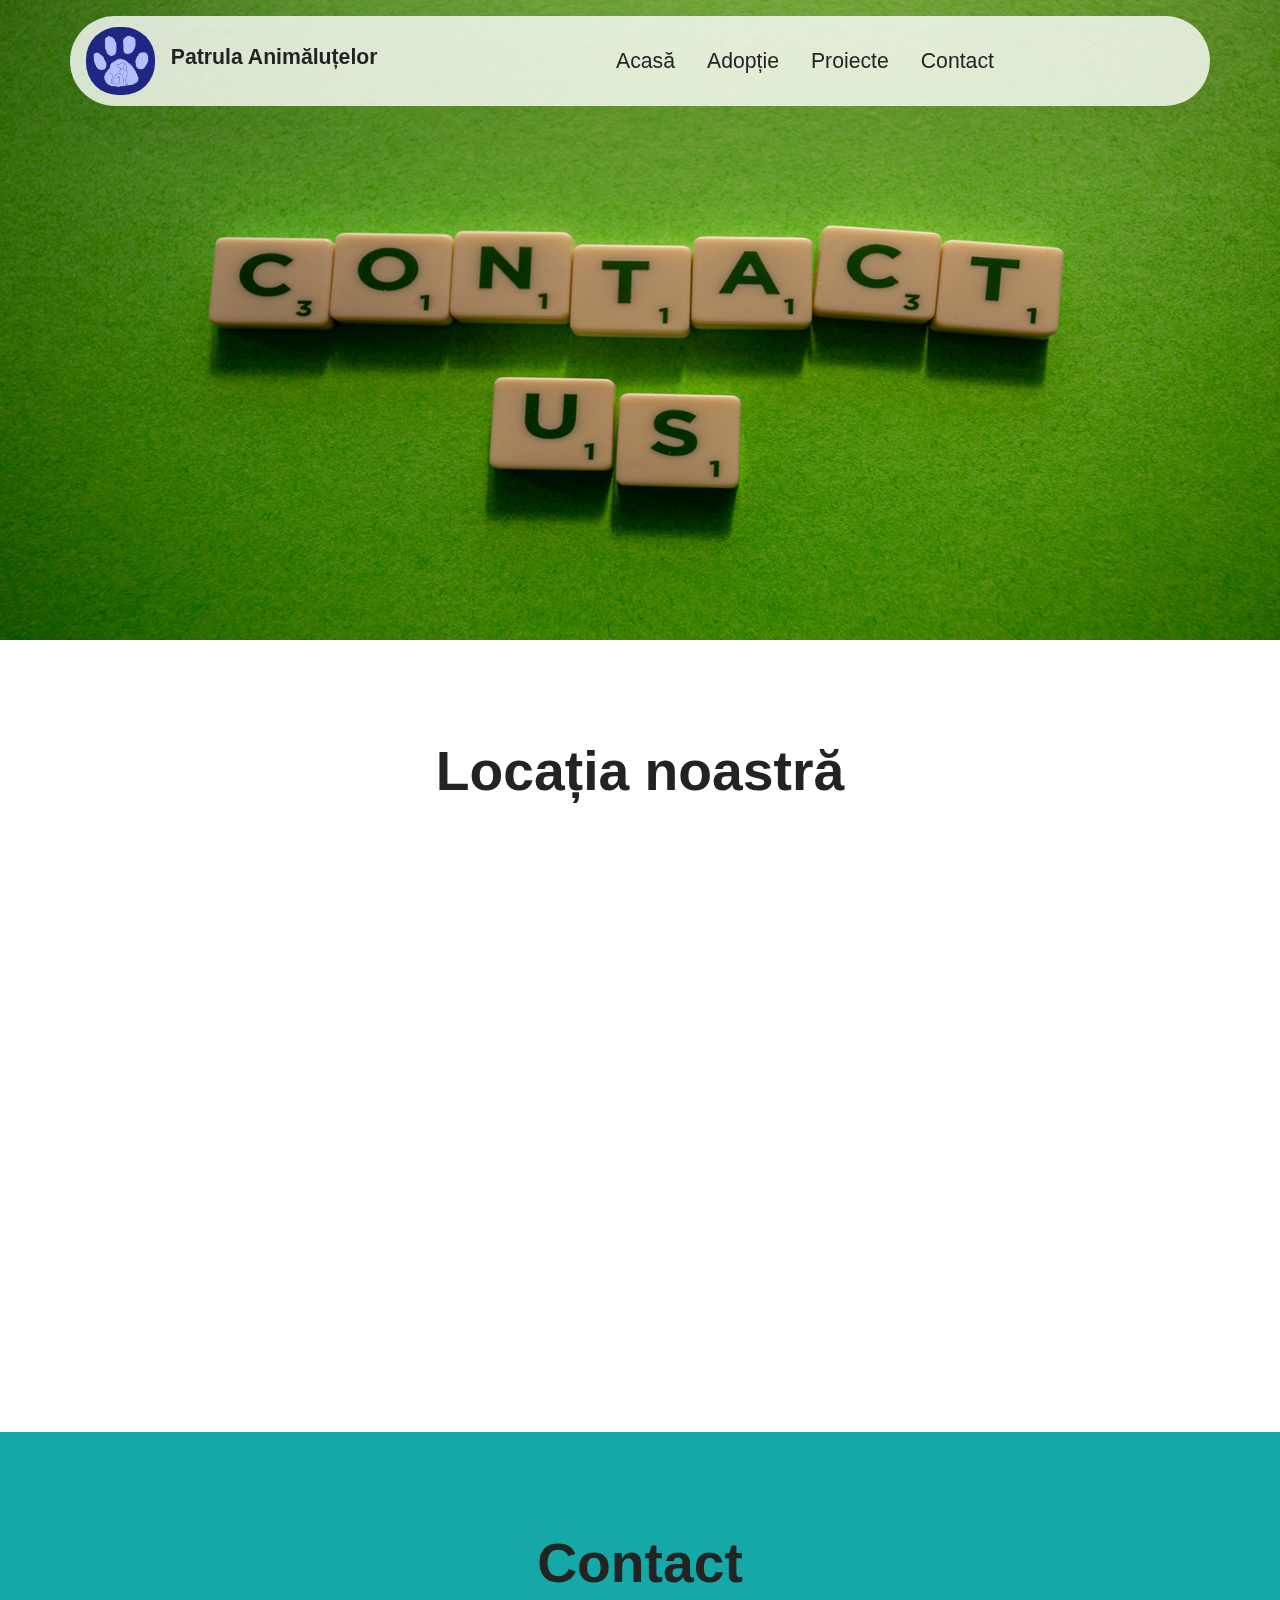
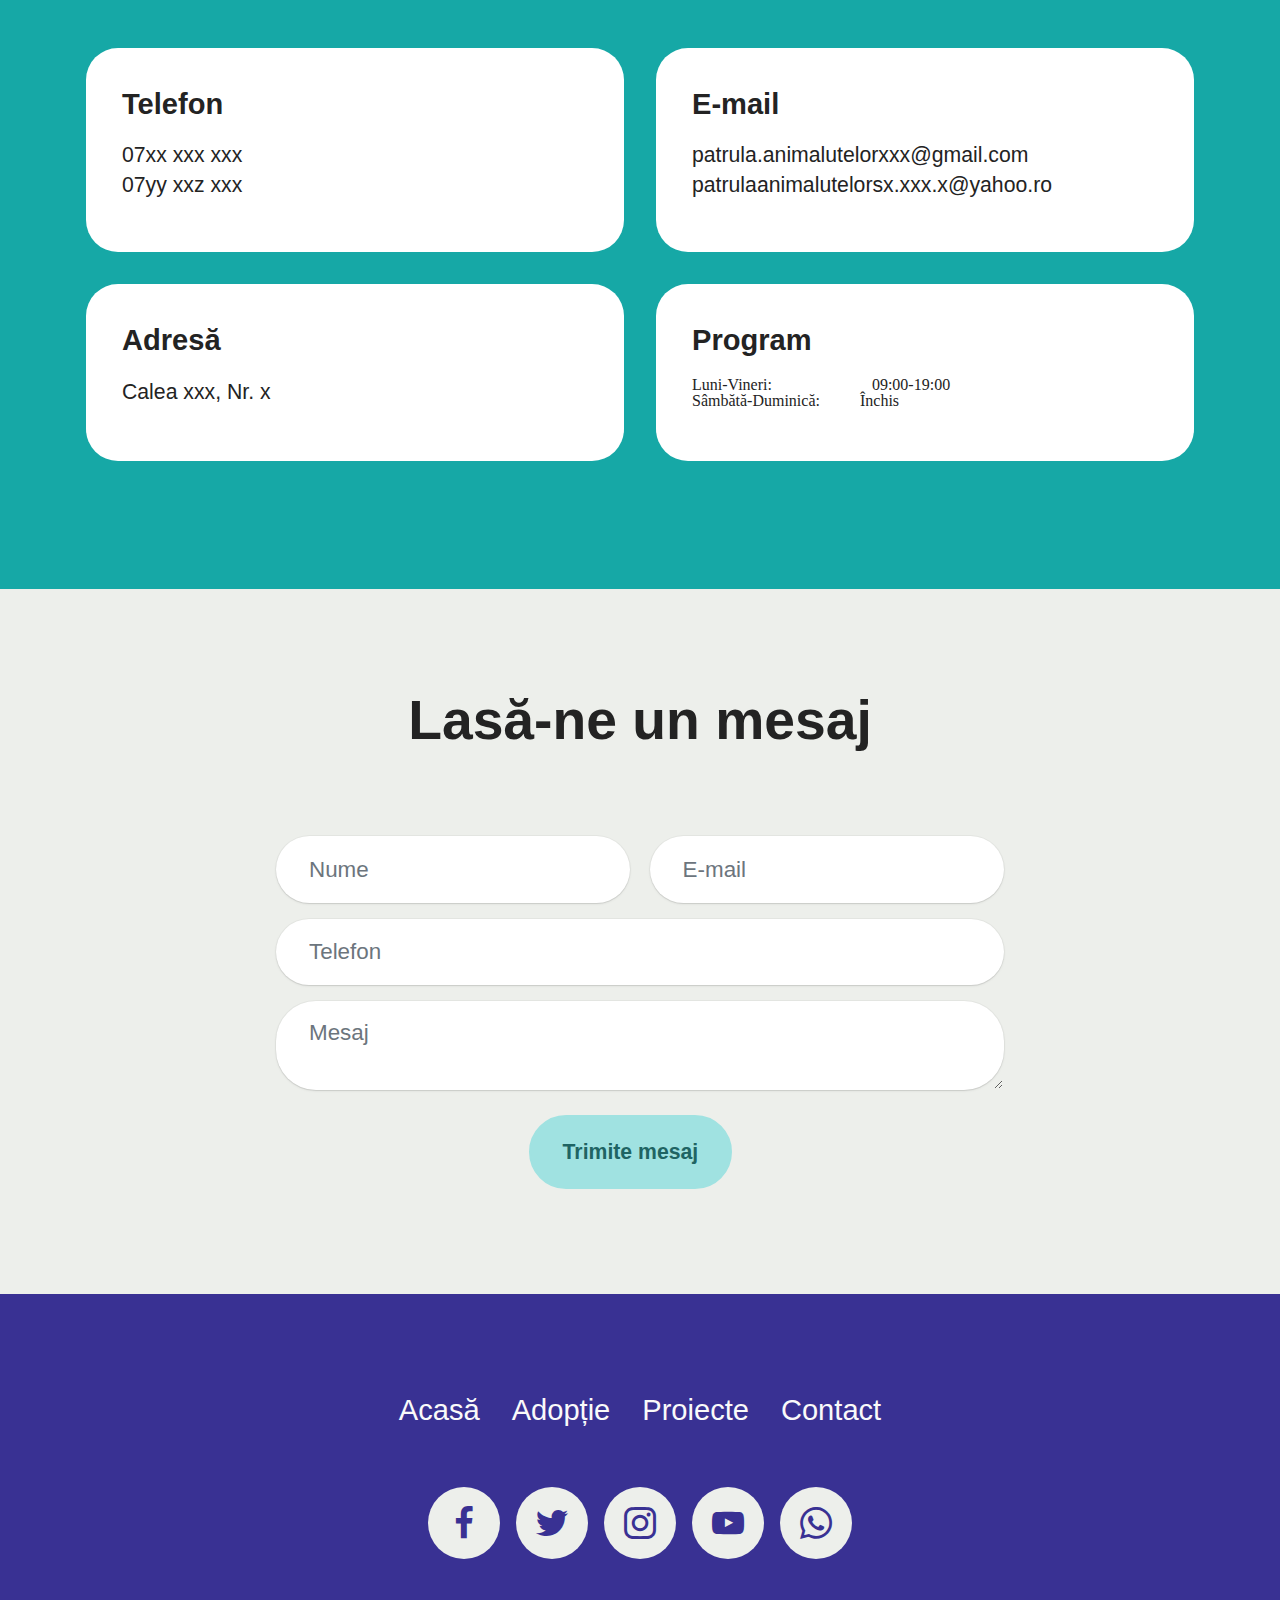
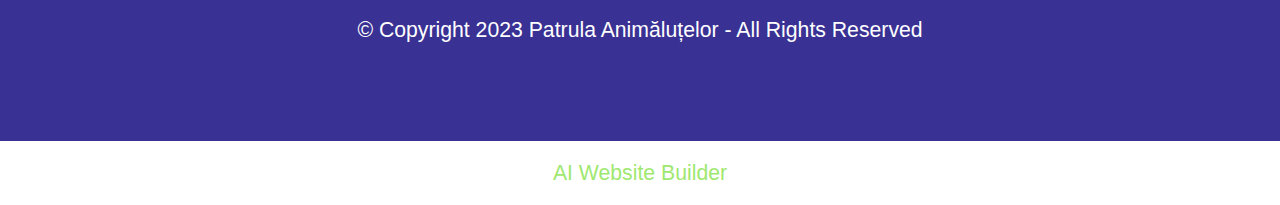
<file: contact.html>
<!DOCTYPE html>
<html lang="ro">

<head>
    <meta charset="utf-8">
    <meta name="author" content="Daria Albu">
    <meta name="keywords" content="ONG, Animale, Patrula Animăluțelor">
    <meta name="description"
        content="Patrula Animăluțelor este un ONG dedicat animalelor care nu au un adăpost. Scopul nostru este de a le oferi cea mai bună viață pe care au avut-o până acum.">
    <meta name="viewport" content="width=device-width, initial-scale=1">
    <title>Patrula Animăluțelor</title>

    <link rel="stylesheet" href="assets/bootstrap/css/bootstrap.min.css">
    <link rel="stylesheet" href="assets/bootstrap/css/bootstrap-grid.min.css">
    <link rel="stylesheet" href="assets/bootstrap/css/bootstrap-reboot.min.css">
    <link rel="stylesheet" href="assets/dropdown/css/style.css">
    <link rel="stylesheet" href="assets/socicon/css/styles.css">
    <link rel="stylesheet" href="assets/theme/css/style.css">
    <link rel="preload"
        href="https://fonts.googleapis.com/css?family=Inter+Tight:100,200,300,400,500,600,700,800,900,100i,200i,300i,400i,500i,600i,700i,800i,900i&display=swap"
        as="style" onload="this.onload=null;this.rel='stylesheet'">
    <noscript>
        <link rel="stylesheet"
            href="https://fonts.googleapis.com/css?family=Inter+Tight:100,200,300,400,500,600,700,800,900,100i,200i,300i,400i,500i,600i,700i,800i,900i&display=swap">
    </noscript>
    <link rel="preload" as="style" href="assets/mobirise/css/mbr-additional.css">
    <link rel="stylesheet" href="assets/mobirise/css/mbr-additional.css" type="text/css">




</head>

<body>

    <div data-bs-version="5.1" class="menu menu5 cid-u1lbmpMdng" once="menu" id="menu05-l">


        <nav class="navbar navbar-dropdown navbar-fixed-top navbar-expand-lg">
            <div class="container">
                <div class="navbar-brand">
                    <span class="navbar-logo">
                        <a href="index.html">
                            <img src="assets/images/logo.png"
                                alt="logo cu lăbuța unui animal, în care se află conturul unui câine"
                                style="height: 4.3rem;">
                        </a>
                    </span>
                  <h1><span class="navbar-caption-wrap"><a class="navbar-caption text-black text-primary display-4"
                            href="index.html">
                           Patrula Animăluțelor
                        </a></span></h1>
                </div>
                <button class="navbar-toggler" type="button" data-toggle="collapse" data-bs-toggle="collapse"
                    data-target="#navbarSupportedContent" data-bs-target="#navbarSupportedContent"
                    aria-controls="navbarNavAltMarkup" aria-expanded="false" aria-label="Toggle navigation">
                    <span class="hamburger">
                        <span></span>
                        <span></span>
                        <span></span>
                        <span></span>
                    </span>
                </button>
                <div class="collapse navbar-collapse" id="navbarSupportedContent">
                    <ul class="navbar-nav nav-dropdown nav-right" data-app-modern-menu="true">
                        <li class="nav-item">
                            <a class="nav-link link text-black text-primary display-4" href="index.html">Acasă</a>
                        </li>
                        <li class="nav-item">
                            <a class="nav-link link text-black text-primary display-4" href="adoptie.html"
                                aria-expanded="false">Adopție</a>
                        </li>
                        <li class="nav-item">
                            <a class="nav-link link text-black text-primary display-4" href="proiecte.html">Proiecte</a>
                        </li>
                        <li class="nav-item"><a class="nav-link link text-black text-primary display-4"
                                href="contact.html">Contact</a></li>
                    </ul>

                </div>
            </div>
        </nav>
    </div>

    <section data-bs-version="5.1" class="image03 cid-u1mtlrLlvP" id="image04-n">


        <div class="image-block m-auto">
            <img src="assets/images/contact.jpg" alt="cuvintele de contact, sub forma unor piese de joc">

        </div>
    </section>

    <section data-bs-version="5.1" class="map1 cid-u1mtoPRs9G" id="map01-o">



        <div class="container">
            <div class="row justify-content-center">
                <div class="col-12 content-head">
                    <div class="mbr-section-head mb-5">
                        <h2 class="mbr-section-title mbr-fonts-style align-center mb-0 display-2">
                            <strong>Locația noastră</strong>
                        </h2>

                    </div>
                </div>
            </div>
            <div class="google-map"><iframe frameborder="0" style="border:0"
                    src="https://www.google.com/maps/embed?pb=!1m18!1m12!1m3!1d194347.89542910652!2d-3.67953665!3d40.4379543!2m3!1f0!2f0!3f0!3m2!1i1024!2i768!4f13.1!3m3!1m2!1s0xd422997800a3c81%3A0xc436dec1618c2269!2sMadrid%2C%20Spania!5e0!3m2!1sro!2sro!4v1705255581141!5m2!1sro!2sro"
                    allowfullscreen=""></iframe></div>
        </div>
    </section>

    <section data-bs-version="5.1" class="contacts01 cid-u1mtpWPYaS" id="contacts01-p">




        <div class="container">
            <div class="row justify-content-center">
                <div class="col-12 content-head">
                    <div class="mbr-section-head mb-5">
                        <h2 class="mbr-section-title mbr-fonts-style align-center mb-0 display-2">
                            <strong>Contact</strong>
                        </h2>

                    </div>
                </div>
            </div>
            <div class="row">
                <div class="item features-without-image col-12 col-md-6 active">
                    <div class="item-wrapper">
                        <div class="text-wrapper">
                            <h3 class="card-title mbr-fonts-style mb-3 display-5">
                                <strong>Telefon</strong>
                            </h3>
                            <p class="mbr-text mbr-fonts-style display-7">07xx xxx xxx
                                <br> 07yy xxz xxx&nbsp;<br>
                            </p>
                        </div>
                    </div>
                </div>
                <div class="item features-without-image col-12 col-md-6">
                    <div class="item-wrapper">
                        <div class="text-wrapper">
                            <h3 class="card-title mbr-fonts-style mb-3 display-5">
                                <strong>E-mail</strong>
                            </h3>
                            <p class="mbr-text mbr-fonts-style display-7">patrula.animalutelorxxx@gmail.com
                                <br> patrulaanimalutelorsx.xxx.x@yahoo.ro&nbsp;<br>
                            </p>
                        </div>
                    </div>
                </div>
                <div class="item features-without-image col-12 col-md-6">
                    <div class="item-wrapper">
                        <div class="text-wrapper">
                            <h3 class="card-title mbr-fonts-style mb-3 display-5">
                                <strong>Adresă</strong>
                            </h3>
                            <p class="mbr-text mbr-fonts-style display-7">Calea xxx, Nr. x</p>
                        </div>
                    </div>
                </div>
                <div class="item features-without-image col-12 col-md-6">
                    <div class="item-wrapper">
                        <div class="text-wrapper">
                            <h3 class="card-title mbr-fonts-style mb-3 display-5"><strong>Program</strong></h3>
                            <p class="mbr-text mbr-fonts-style display-7"></p>
                            <p>
                                Luni-Vineri:
                                &nbsp;&nbsp;&nbsp;&nbsp;&nbsp;&nbsp;&nbsp;&nbsp;&nbsp;&nbsp;&nbsp;&nbsp;&nbsp;&nbsp;&nbsp;&nbsp;&nbsp;&nbsp;&nbsp;&nbsp;&nbsp;&nbsp;&nbsp;&nbsp;09:00-19:00<br>Sâmbătă-Duminică:&nbsp;
                                &nbsp;&nbsp;&nbsp;&nbsp;&nbsp;&nbsp;&nbsp;&nbsp;Închis</p>
                            <p></p>
                        </div>
                    </div>
                </div>
            </div>
        </div>
    </section>

    <section data-bs-version="5.1" class="form5 cid-u1mtvpncwX" id="form02-q">


        <div class="container">
            <div class="row justify-content-center">
                <div class="col-12 content-head">
                    <div class="mbr-section-head mb-5">
                        <h2 class="mbr-section-title mbr-fonts-style align-center mb-0 display-2">
                            <strong>Lasă-ne un mesaj</strong>
                        </h2>

                    </div>
                </div>
            </div>
            <div class="row justify-content-center mt-4">
                <div class="col-lg-8 mx-auto mbr-form" data-form-type="formoid">
                    <form action="https://mobirise.eu/" method="POST" class="mbr-form form-with-styler"
                        data-form-title="Form Name"><input type="hidden" name="email" data-form-email="true"
                            value="AYa5KyKmxregpFWbM1mF7mTHaZaTrPH988sfQ+rpZs+wl/OE6R67XER0heljxeoNCajZ9fdnlrYl6kfdEc+SqNDXWh9NMAdDnGiECtYsMPHWbejcjKja71VvAVILYhmv">
                        <div class="row">
                            <div hidden="hidden" data-form-alert="" class="alert alert-success col-12">Thanks for
                                filling out the form!</div>
                            <div hidden="hidden" data-form-alert-danger="" class="alert alert-danger col-12">
                                Oops...! some problem!
                            </div>
                        </div>
                        <div class="dragArea row">
                            <div class="col-md col-sm-12 form-group mb-3" data-for="name">
                                <input type="text" name="name" placeholder="Nume" data-form-field="name"
                                    class="form-control" value="" id="name-form02-q">
                            </div>
                            <div class="col-md col-sm-12 form-group mb-3" data-for="email">
                                <input type="email" name="email" placeholder="E-mail" data-form-field="email"
                                    class="form-control" value="" id="email-form02-q">
                            </div>
                            <div class="col-12 form-group mb-3" data-for="phone">
                                <input type="tel" name="phone" placeholder="Telefon" data-form-field="phone"
                                    class="form-control" value="" id="phone-form02-q">
                            </div>
                            <div class="col-12 form-group mb-3" data-for="textarea">
                                <textarea name="textarea" placeholder="Mesaj" data-form-field="textarea"
                                    class="form-control" id="textarea-form02-q"></textarea>
                            </div>
                            <div class="col-lg-12 col-md-12 col-sm-12 align-center mbr-section-btn"><button
                                    type="submit" class="btn btn-warning display-7">Trimite mesaj</button></div>
                        </div>
                    </form>
                </div>
            </div>
        </div>
    </section>

    <section data-bs-version="5.1" class="footer3 cid-u1lezgcI7U" once="footers" id="footer03-m">





        <div class="container">
            <div class="row">
                <div class="row-links">
                    <ul class="header-menu">




                        <li class="header-menu-item mbr-fonts-style display-5"><a href="index.html"
                                class="text-white text-primary">Acasă</a></li>
                        <li class="header-menu-item mbr-fonts-style display-5"><a href="adoptie.html"
                                class="text-white text-primary">Adopție</a></li>
                        <li class="header-menu-item mbr-fonts-style display-5"><a href="proiecte.html"
                                class="text-white text-primary">Proiecte</a></li>
                        <li class="header-menu-item mbr-fonts-style display-5"><a href="contact.html"
                                class="text-white text-primary">Contact</a></li>
                    </ul>
                </div>

                <div class="col-12 mt-4">
                    <div class="social-row">
                        <div class="soc-item">
                            <a href="https://www.facebook.com" target="_blank">
                                <span class="mbr-iconfont display-7 socicon-facebook socicon"></span>
                            </a>
                        </div>
                        <div class="soc-item">
                            <a href="https://twitter.com" target="_blank">
                                <span class="mbr-iconfont socicon-twitter socicon"></span>
                            </a>
                        </div>
                        <div class="soc-item">
                            <a href="https://www.instagram.com" target="_blank">
                                <span class="mbr-iconfont socicon-instagram socicon"></span>
                            </a>
                        </div>
                        <div class="soc-item">
                            <a href="https://www.youtube.com" target="_blank">
                                <span class="mbr-iconfont socicon-youtube socicon"></span>
                            </a>
                        </div>
                        <div class="soc-item">
                            <a href="https://web.whatsapp.com" target="_blank">
                                <span class="mbr-iconfont socicon-whatsapp socicon"></span>
                            </a>
                        </div>
                    </div>
                </div>
                <div class="col-12 mt-5">
                    <p class="mbr-fonts-style copyright display-7">
                        © Copyright 2023 Patrula Animăluțelor - All Rights Reserved
                    </p>
                </div>
            </div>
        </div>
    </section>
    <section class="display-7"
        style="padding: 0;align-items: center;justify-content: center;flex-wrap: wrap;    align-content: center;display: flex;position: relative;height: 4rem;">
        <a href="https://mobiri.se/3131441"
            style="flex: 1 1;height: 4rem;position: absolute;width: 100%;z-index: 1;"><img alt="" style="height: 4rem;"
                src="[data-uri]"></a>
        <p style="margin: 0;text-align: center;" class="display-7">&#8204;</p><a style="z-index:1"
            href="https://mobirise.com/builder/ai-website-builder.html">AI Website Builder</a>
    </section>
    <script src="assets/bootstrap/js/bootstrap.bundle.min.js"></script>
    <script src="assets/smoothscroll/smooth-scroll.js"></script>
    <script src="assets/ytplayer/index.js"></script>
    <script src="assets/dropdown/js/navbar-dropdown.js"></script>
    <script src="assets/theme/js/script.js"></script>
    <script src="assets/formoid/formoid.min.js"></script>


</body>

</html>
</file>
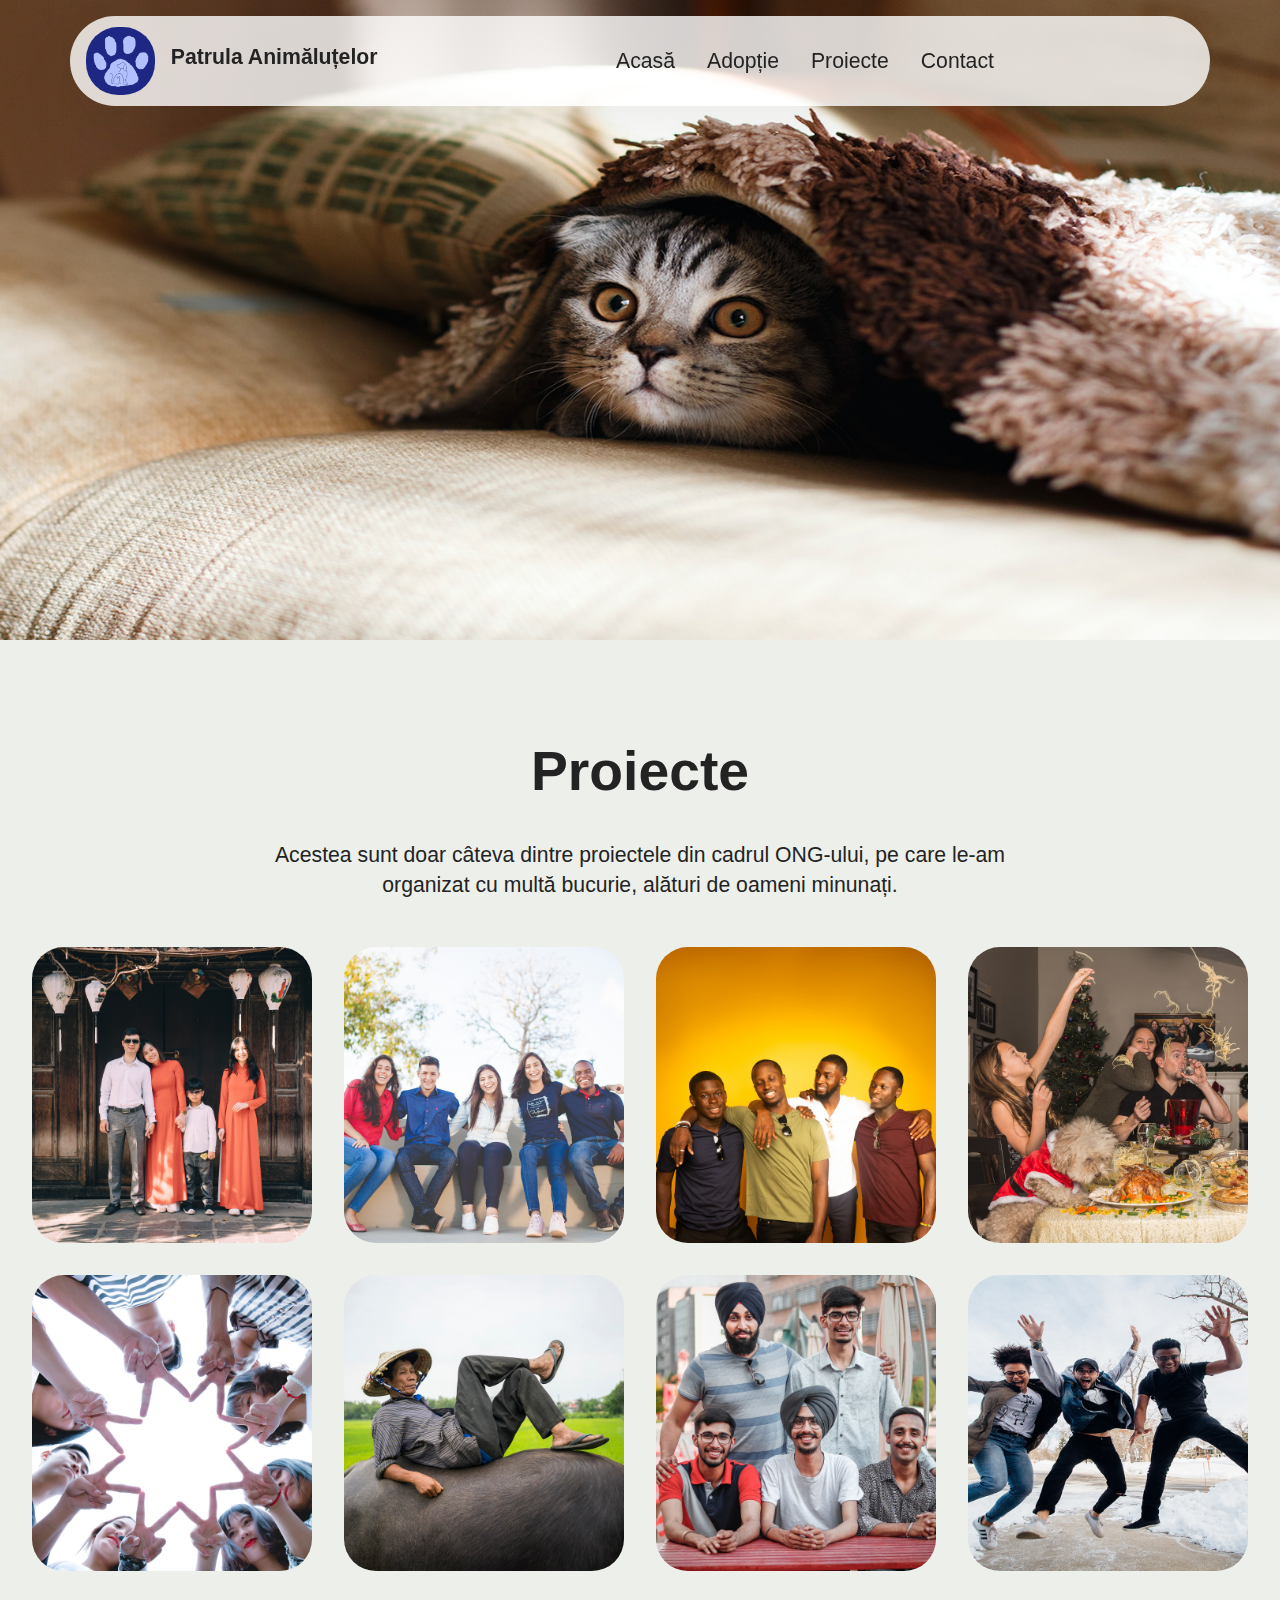
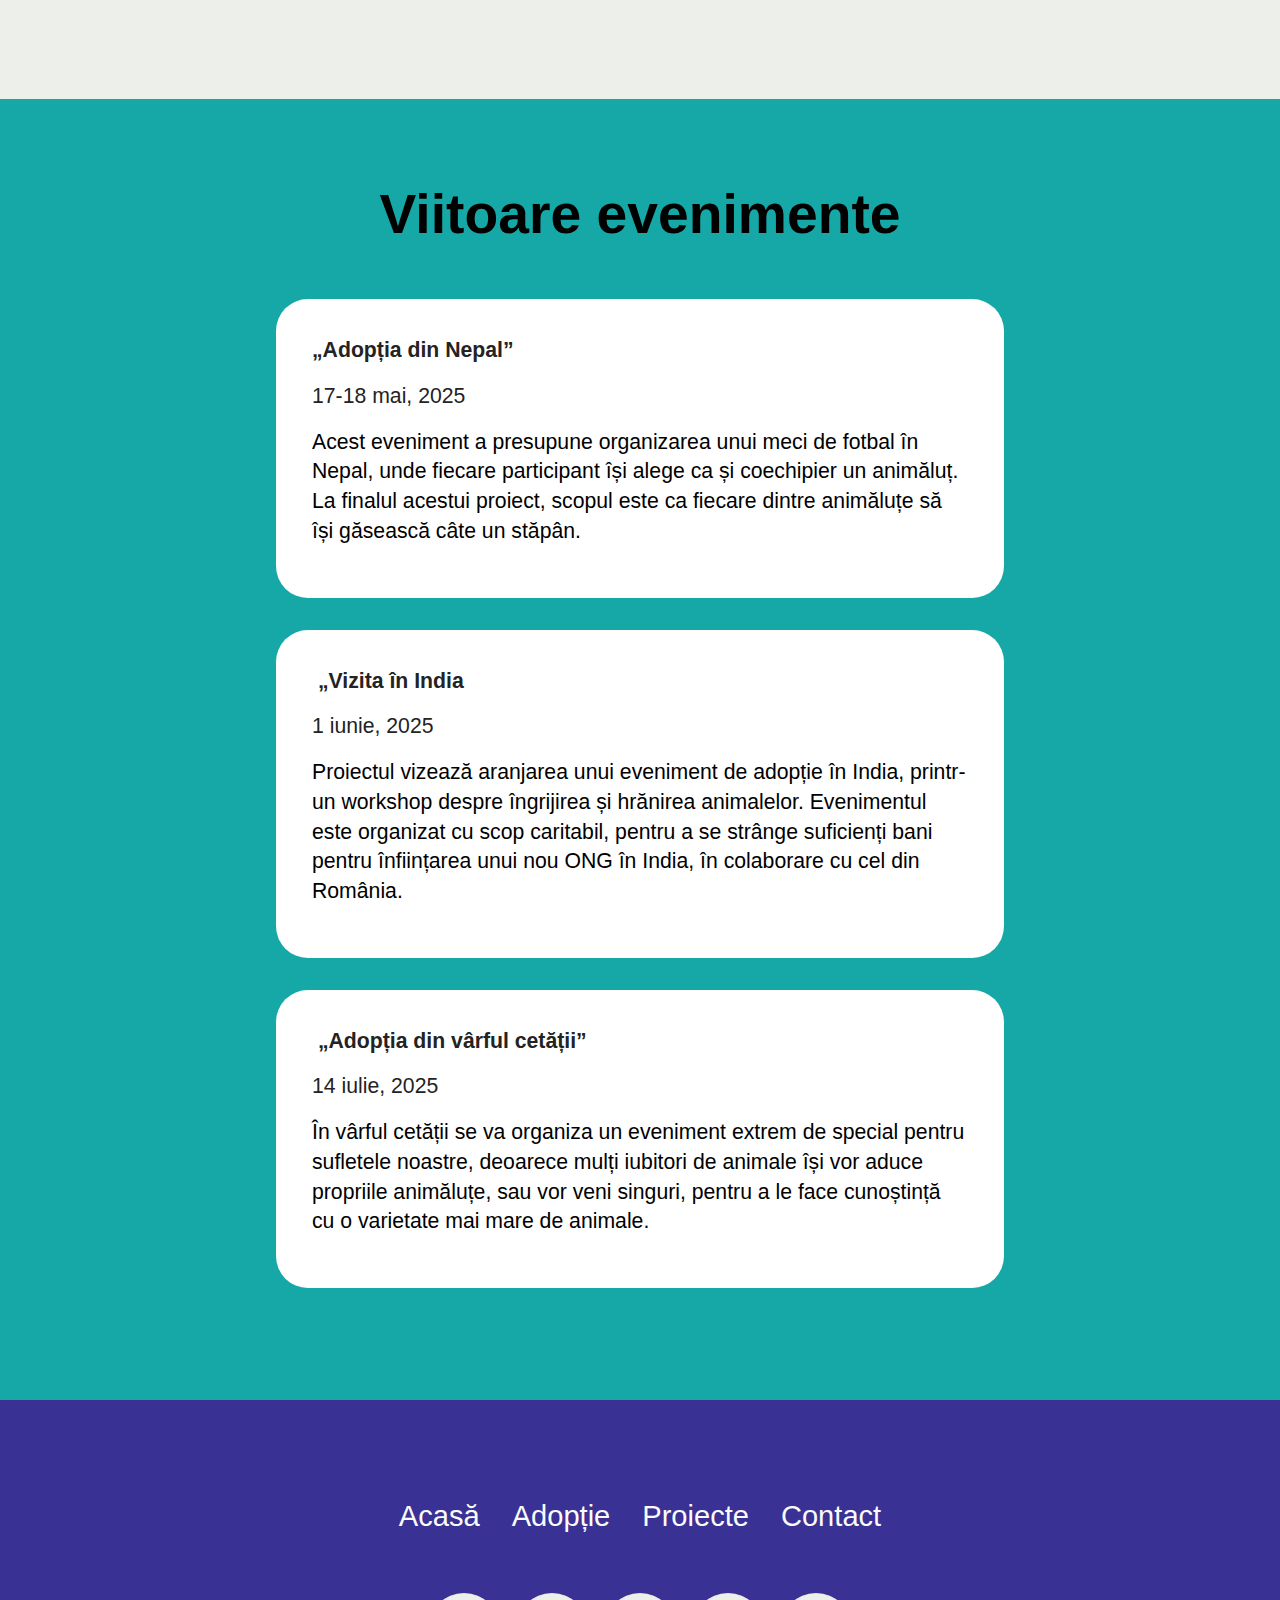
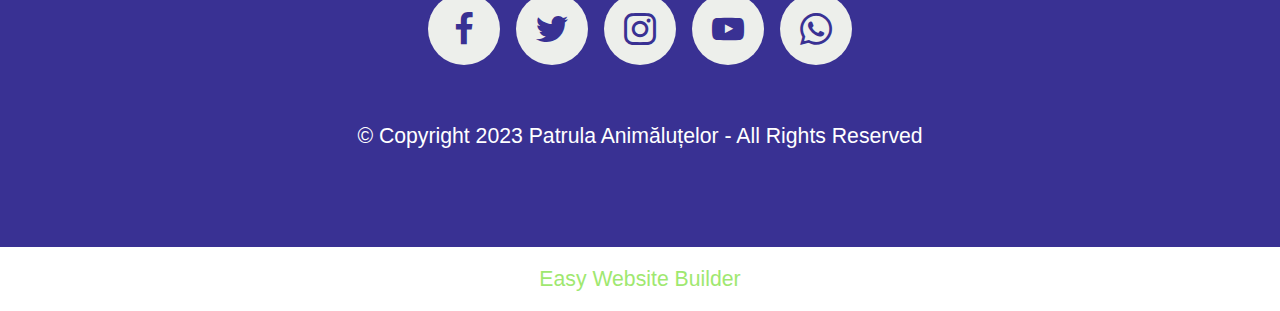
<file: proiecte.html>
<!DOCTYPE html>
<html lang="ro">  

<head>
    <meta charset="utf-8">
    <meta name="author" content="Daria Albu">
    <meta name="keywords" content="ONG, Animale, Patrula Animăluțelor">
    <meta name="description"
        content="Patrula Animăluțelor este un ONG dedicat animalelor care nu au un adăpost. Scopul nostru este de a le oferi cea mai bună viață pe care au avut-o până acum.">
    <meta name="viewport" content="width=device-width, initial-scale=1">
    <title>Patrula Animăluțelor</title>

    <link rel="stylesheet" href="assets/web/assets/mobirise-icons2/mobirise2.css">
    <link rel="stylesheet" href="assets/bootstrap/css/bootstrap.min.css">
    <link rel="stylesheet" href="assets/bootstrap/css/bootstrap-grid.min.css">
    <link rel="stylesheet" href="assets/bootstrap/css/bootstrap-reboot.min.css">
    <link rel="stylesheet" href="assets/dropdown/css/style.css">
    <link rel="stylesheet" href="assets/socicon/css/styles.css">
    <link rel="stylesheet" href="assets/theme/css/style.css">
    <link rel="preload"
        href="https://fonts.googleapis.com/css?family=Inter+Tight:100,200,300,400,500,600,700,800,900,100i,200i,300i,400i,500i,600i,700i,800i,900i&display=swap"
        as="style" onload="this.onload=null;this.rel='stylesheet'">
    <noscript>
        <link rel="stylesheet"
            href="https://fonts.googleapis.com/css?family=Inter+Tight:100,200,300,400,500,600,700,800,900,100i,200i,300i,400i,500i,600i,700i,800i,900i&display=swap">
    </noscript>
    <link rel="preload" as="style" href="assets/mobirise/css/mbr-additional.css">
    <link rel="stylesheet" href="assets/mobirise/css/mbr-additional.css" type="text/css">




</head>

<body>

    <div data-bs-version="5.1" class="menu menu5 cid-u1lbmpMdng" once="menu" id="menu05-f">


        <nav class="navbar navbar-dropdown navbar-fixed-top navbar-expand-lg">
            <div class="container">
                <div class="navbar-brand">
                    <span class="navbar-logo">
                        <a href="index.html">
                            <img src="assets/images/logo.png"
                                alt="logo cu lăbuța unui animal, în care se află conturul unui câine"
                                style="height: 4.3rem;">
                        </a>
                    </span>
                  <h1><span class="navbar-caption-wrap"><a class="navbar-caption text-black text-primary display-4"
                            href="index.html">
                            Patrula Animăluțelor
                        </a></span></h1>
                </div>
                <button class="navbar-toggler" type="button" data-toggle="collapse" data-bs-toggle="collapse"
                    data-target="#navbarSupportedContent" data-bs-target="#navbarSupportedContent"
                    aria-controls="navbarNavAltMarkup" aria-expanded="false" aria-label="Toggle navigation">
                    <span class="hamburger">
                        <span></span>
                        <span></span>
                        <span></span>
                        <span></span>
                    </span>
                </button>
                <div class="collapse navbar-collapse" id="navbarSupportedContent">
                    <ul class="navbar-nav nav-dropdown nav-right" data-app-modern-menu="true">
                        <li class="nav-item">
                            <a class="nav-link link text-black text-primary display-4" href="index.html">Acasă</a>
                        </li>
                        <li class="nav-item">
                            <a class="nav-link link text-black text-primary display-4" href="adoptie.html"
                                aria-expanded="false">Adopție</a>
                        </li>
                        <li class="nav-item">
                            <a class="nav-link link text-black text-primary display-4" href="proiecte.html">Proiecte</a>
                        </li>
                        <li class="nav-item"><a class="nav-link link text-black text-primary display-4"
                                href="contact.html">Contact</a></li>
                    </ul>

                </div>
            </div>
        </nav>
    </div>

    <section data-bs-version="5.1" class="image03 cid-u1msBjHC0j" id="image04-k">


        <div class="image-block m-auto">
            <img src="assets/images/pisu.jpg" alt="o pisică care stă ascunsă sub o pătură">

        </div>
    </section>

    <section data-bs-version="5.1" class="gallery1 mbr-gallery cid-u1mgW67cRr" id="gallery01-h">





        <div class="container-fluid">
            <div class="row justify-content-center">
                <div class="col-12 content-head">
                    <div class="mb-5">
                        <h2 class="mbr-section-title mbr-fonts-style align-center m-0 display-2">
                            <strong>Proiecte</strong></h2>
                        <p class="mbr-section-subtitle mbr-fonts-style align-center mb-0 mt-4 display-7">Acestea sunt
                            doar câteva dintre proiectele din cadrul ONG-ului, pe care le-am organizat cu multă bucurie,
                            alături de oameni minunați.<br></p>
                    </div>
                </div>
            </div>

            <div class="row mbr-gallery">
                <div class="col-12 col-md-6 col-lg-3 item gallery-image">
                    <div class="item-wrapper mb-3" data-toggle="modal" data-bs-toggle="modal"
                        data-target="#u1mGedQB1q-modal" data-bs-target="#u1mGedQB1q-modal">
                        <img class="w-100" src="assets/images/familia.jpg"
                            alt="o familie formată din doi copii, o mamă și un tată, ținându-se de mână"
                            data-slide-to="0" data-bs-slide-to="0" data-target="#lb-u1mGedQB1q"
                            data-bs-target="#lb-u1mGedQB1q">
                        <div class="icon-wrapper">
                            <span class="mobi-mbri mobi-mbri-search mbr-iconfont mbr-iconfont-btn"></span>
                        </div>
                    </div>

                </div>
                <div class="col-12 col-md-6 col-lg-3 item gallery-image">
                    <div class="item-wrapper mb-3" data-toggle="modal" data-bs-toggle="modal"
                        data-target="#u1mGedQB1q-modal" data-bs-target="#u1mGedQB1q-modal">
                        <img class="w-100" src="assets/images/cetate.jpg"
                            alt="cinci prieteni care se țin după umeri, pe o bancă" data-slide-to="1"
                            data-bs-slide-to="1" data-target="#lb-u1mGedQB1q" data-bs-target="#lb-u1mGedQB1q">
                        <div class="icon-wrapper">
                            <span class="mobi-mbri mobi-mbri-search mbr-iconfont mbr-iconfont-btn"></span>
                        </div>
                    </div>

                </div>
                <div class="col-12 col-md-6 col-lg-3 item gallery-image">
                    <div class="item-wrapper mb-3" data-toggle="modal" data-bs-toggle="modal"
                        data-target="#u1mGedQB1q-modal" data-bs-target="#u1mGedQB1q-modal">
                        <img class="w-100" src="assets/images/nepal.jpg"
                            alt="patru oameni, ținându-se unul pe altul pe după umeri" data-slide-to="2"
                            data-bs-slide-to="2" data-target="#lb-u1mGedQB1q" data-bs-target="#lb-u1mGedQB1q">
                        <div class="icon-wrapper">
                            <span class="mobi-mbri mobi-mbri-search mbr-iconfont mbr-iconfont-btn"></span>
                        </div>
                    </div>

                </div>
                <div class="col-12 col-md-6 col-lg-3 item gallery-image">
                    <div class="item-wrapper mb-3" data-toggle="modal" data-bs-toggle="modal"
                        data-target="#u1mGedQB1q-modal" data-bs-target="#u1mGedQB1q-modal">
                        <img class="w-100" src="assets/images/masa.jpg"
                            alt="trei oameni stând la masă, alături de câinele lor" data-slide-to="3"
                            data-bs-slide-to="3" data-target="#lb-u1mGedQB1q" data-bs-target="#lb-u1mGedQB1q">
                        <div class="icon-wrapper">
                            <span class="mobi-mbri mobi-mbri-search mbr-iconfont mbr-iconfont-btn"></span>
                        </div>
                    </div>

                </div>
                <div class="col-12 col-md-6 col-lg-3 item gallery-image">
                    <div class="item-wrapper mb-3" data-toggle="modal" data-bs-toggle="modal"
                        data-target="#u1mGedQB1q-modal" data-bs-target="#u1mGedQB1q-modal">
                        <img class="w-100" src="assets/images/protectie.jpg"
                            alt="câțiva oameni care fac un soare din degete" data-slide-to="4" data-bs-slide-to="4"
                            data-target="#lb-u1mGedQB1q" data-bs-target="#lb-u1mGedQB1q">
                        <div class="icon-wrapper">
                            <span class="mobi-mbri mobi-mbri-search mbr-iconfont mbr-iconfont-btn"></span>
                        </div>
                    </div>

                </div>
                <div class="col-12 col-md-6 col-lg-3 item gallery-image">
                    <div class="item-wrapper mb-3" data-toggle="modal" data-bs-toggle="modal"
                        data-target="#u1mGedQB1q-modal" data-bs-target="#u1mGedQB1q-modal">
                        <img class="w-100" src="assets/images/sus.jpg" alt="un bărbat care stă întins pe un bivol"
                            data-slide-to="5" data-bs-slide-to="5" data-target="#lb-u1mGedQB1q"
                            data-bs-target="#lb-u1mGedQB1q">
                        <div class="icon-wrapper">
                            <span class="mobi-mbri mobi-mbri-search mbr-iconfont mbr-iconfont-btn"></span>
                        </div>
                    </div>

                </div>
                <div class="col-12 col-md-6 col-lg-3 item gallery-image">
                    <div class="item-wrapper mb-3" data-toggle="modal" data-bs-toggle="modal"
                        data-target="#u1mGedQB1q-modal" data-bs-target="#u1mGedQB1q-modal">
                        <img class="w-100" src="assets/images/vizita-in-india.jpg"
                            alt="cinci bărbați care stau și zâmbesc la cameră" data-slide-to="6" data-bs-slide-to="6"
                            data-target="#lb-u1mGedQB1q" data-bs-target="#lb-u1mGedQB1q">
                        <div class="icon-wrapper">
                            <span class="mobi-mbri mobi-mbri-search mbr-iconfont mbr-iconfont-btn"></span>
                        </div>
                    </div>

                </div>
                <div class="col-12 col-md-6 col-lg-3 item gallery-image">
                    <div class="item-wrapper mb-3" data-toggle="modal" data-bs-toggle="modal"
                        data-target="#u1mGedQB1q-modal" data-bs-target="#u1mGedQB1q-modal">
                        <img class="w-100" src="assets/images/saritura.jpg"
                            alt="trei persoane care sar în timp ce le este făcută fotografia" data-slide-to="7"
                            data-bs-slide-to="7" data-target="#lb-u1mGedQB1q" data-bs-target="#lb-u1mGedQB1q">
                        <div class="icon-wrapper">
                            <span class="mobi-mbri mobi-mbri-search mbr-iconfont mbr-iconfont-btn"></span>
                        </div>
                    </div>

                </div>
            </div>

            <div class="modal mbr-slider" tabindex="-1" role="dialog" aria-hidden="true" id="u1mGedQB1q-modal">
                <div class="modal-dialog" role="document">
                    <div class="modal-content">
                        <div class="modal-body">
                            <div class="carousel slide" data-pause="false" data-bs-pause="false" id="lb-u1mGedQB1q"
                                data-interval="5000" data-bs-interval="5000">
                                <div class="carousel-inner">
                                    <div class="carousel-item active">
                                        <img class="d-block w-100" src="assets/images/familia.jpg"
                                            alt="o familie formată din doi copii, o mamă și un tată, ținându-se de mână">
                                    </div>
                                    <div class="carousel-item">
                                        <img class="d-block w-100" src="assets/images/cetate.jpg"
                                            alt="cinci prieteni care se țin după umeri, pe o bancă">
                                    </div>
                                    <div class="carousel-item">
                                        <img class="d-block w-100" src="assets/images/nepal.jpg"
                                            alt="patru oameni, ținându-se unul pe altul pe după umeri">
                                    </div>
                                    <div class="carousel-item">
                                        <img class="d-block w-100" src="assets/images/masa.jpg"
                                            alt="trei oameni stând la masă, alături de câinele lor">
                                    </div>
                                    <div class="carousel-item">
                                        <img class="d-block w-100" src="assets/images/protectie.jpg"
                                            alt="câțiva oameni care fac un soare din degete">
                                    </div>
                                    <div class="carousel-item">
                                        <img class="d-block w-100" src="assets/images/sus.jpg"
                                            alt="un bărbat care stă întins pe un bivol">
                                    </div>
                                    <div class="carousel-item">
                                        <img class="d-block w-100" src="assets/images/vizita-in-india.jpg"
                                            alt="cinci bărbați care stau și zâmbesc la cameră">
                                    </div>
                                    <div class="carousel-item">
                                        <img class="d-block w-100" src="assets/images/saritura.jpg"
                                            alt="trei persoane care sar în timp ce le este făcută fotografia">
                                    </div>
                                </div>
                                <ol class="carousel-indicators">
                                    <li data-slide-to="0" data-bs-slide-to="0" class="active"
                                        data-target="#lb-u1mGedQB1q" data-bs-target="#lb-u1mGedQB1q"></li>
                                    <li data-slide-to="1" data-bs-slide-to="1" data-target="#lb-u1mGedQB1q"
                                        data-bs-target="#lb-u1mGedQB1q"></li>
                                    <li data-slide-to="2" data-bs-slide-to="2" data-target="#lb-u1mGedQB1q"
                                        data-bs-target="#lb-u1mGedQB1q"></li>
                                    <li data-slide-to="3" data-bs-slide-to="3" data-target="#lb-u1mGedQB1q"
                                        data-bs-target="#lb-u1mGedQB1q"></li>
                                    <li data-slide-to="4" data-bs-slide-to="4" data-target="#lb-u1mGedQB1q"
                                        data-bs-target="#lb-u1mGedQB1q"></li>
                                    <li data-slide-to="5" data-bs-slide-to="5" data-target="#lb-u1mGedQB1q"
                                        data-bs-target="#lb-u1mGedQB1q"></li>
                                    <li data-slide-to="6" data-bs-slide-to="6" data-target="#lb-u1mGedQB1q"
                                        data-bs-target="#lb-u1mGedQB1q"></li>
                                    <li data-slide-to="7" data-bs-slide-to="7" data-target="#lb-u1mGedQB1q"
                                        data-bs-target="#lb-u1mGedQB1q"></li>
                                </ol>
                                <a role="button" href="" class="close" data-dismiss="modal" data-bs-dismiss="modal"
                                    aria-label="Close">
                                </a>
                                <a class="carousel-control-prev carousel-control" role="button" data-slide="prev"
                                    data-bs-slide="prev" href="#lb-u1mGedQB1q">
                                    <span class="mobi-mbri mobi-mbri-arrow-prev" aria-hidden="true"></span>
                                    <span class="sr-only visually-hidden">Previous</span>
                                </a>
                                <a class="carousel-control-next carousel-control" role="button" data-slide="next"
                                    data-bs-slide="next" href="#lb-u1mGedQB1q">
                                    <span class="mobi-mbri mobi-mbri-arrow-next" aria-hidden="true"></span>
                                    <span class="sr-only visually-hidden">Next</span>
                                </a>
                            </div>
                        </div>
                    </div>
                </div>
            </div>
        </div>
    </section>

    <section data-bs-version="5.1" class="news04 cid-u1mqMHpLRD" id="news04-j">

        <div class="container">
            <div class="col-12 mb-5 content-head">
                <h2 class="mbr-section-title mbr-fonts-style align-center mb-0 display-2"><strong>Viitoare
                        evenimente</strong></h2>

            </div>
            <div class="row justify-content-center ">
                <div class="col-12 col-lg-8">
                    <div class="item features-without-image col-12 active">
                        <div class="item-wrapper">
                            <h3 class="mbr-card-title mbr-fonts-style mt-0 mb-3 display-7"><strong>„Adopția din
                                    Nepal”&nbsp;</strong></h3>
                            <p class="mbr-card-subtitle mbr-fonts-style mt-0 mb-3 display-7">17-18 mai, 2025
                            </p>
                            <p class="mbr-text mbr-fonts-style mt-0 mb-3 display-7">
                                Acest eveniment a presupune organizarea unui meci de fotbal în Nepal, unde fiecare
                                participant își alege ca și coechipier un animăluț. La finalul acestui proiect, scopul
                                este ca fiecare dintre animăluțe să își găsească câte un stăpân.
                            </p>

                        </div>
                    </div>
                    <div class="item features-without-image col-12">
                        <div class="item-wrapper">
                            <h3 class="mbr-card-title mbr-fonts-style mt-0 mb-3 display-7"><strong>&nbsp;„Vizita în
                                    India</strong></h3>
                            <p class="mbr-card-subtitle mbr-fonts-style mt-0 mb-3 display-7">
                                1 iunie, 2025
                            </p>
                            <p class="mbr-text mbr-fonts-style mt-0 mb-3 display-7">
                                Proiectul vizează aranjarea unui eveniment de adopție în India, printr-un workshop
                                despre îngrijirea și hrănirea animalelor. Evenimentul este organizat cu scop caritabil,
                                pentru a se strânge suficienți bani pentru înființarea unui nou ONG în India, în
                                colaborare cu cel din România.
                            </p>

                        </div>
                    </div>
                    <div class="item features-without-image col-12">
                        <div class="item-wrapper">
                            <h3 class="mbr-card-title mbr-fonts-style mt-0 mb-3 display-7"><strong>&nbsp;„Adopția din
                                    vârful cetății”&nbsp;</strong></h3>
                            <p class="mbr-card-subtitle mbr-fonts-style mt-0 mb-3 display-7">
                                14 iulie, 2025
                            </p>
                            <p class="mbr-text mbr-fonts-style mt-0 mb-3 display-7">
                                În vârful cetății se va organiza un eveniment extrem de special pentru sufletele
                                noastre, deoarece mulți iubitori de animale își vor aduce propriile animăluțe, sau vor
                                veni singuri, pentru a le face cunoștință cu o varietate mai mare de animale.&nbsp;</p>

                        </div>
                    </div>
                </div>
            </div>
        </div>
    </section>

    <section data-bs-version="5.1" class="footer3 cid-u1lezgcI7U" once="footers" id="footer03-g">





        <div class="container">
            <div class="row">
                <div class="row-links">
                    <ul class="header-menu">




                        <li class="header-menu-item mbr-fonts-style display-5"><a href="index.html"
                                class="text-white text-primary">Acasă</a></li>
                        <li class="header-menu-item mbr-fonts-style display-5"><a href="adoptie.html"
                                class="text-white text-primary">Adopție</a></li>
                        <li class="header-menu-item mbr-fonts-style display-5"><a href="proiecte.html"
                                class="text-white text-primary">Proiecte</a></li>
                        <li class="header-menu-item mbr-fonts-style display-5"><a href="contact.html"
                                class="text-white text-primary">Contact</a></li>
                    </ul>
                </div>

                <div class="col-12 mt-4">
                    <div class="social-row">
                        <div class="soc-item">
                            <a href="https://www.facebook.com" target="_blank">
                                <span class="mbr-iconfont display-7 socicon-facebook socicon"></span>
                            </a>
                        </div>
                        <div class="soc-item">
                            <a href="https://twitter.com" target="_blank">
                                <span class="mbr-iconfont socicon-twitter socicon"></span>
                            </a>
                        </div>
                        <div class="soc-item">
                            <a href="https://www.instagram.com" target="_blank">
                                <span class="mbr-iconfont socicon-instagram socicon"></span>
                            </a>
                        </div>
                        <div class="soc-item">
                            <a href="https://www.youtube.com" target="_blank">
                                <span class="mbr-iconfont socicon-youtube socicon"></span>
                            </a>
                        </div>
                        <div class="soc-item">
                            <a href="https://web.whatsapp.com" target="_blank">
                                <span class="mbr-iconfont socicon-whatsapp socicon"></span>
                            </a>
                        </div>
                    </div>
                </div>
                <div class="col-12 mt-5">
                    <p class="mbr-fonts-style copyright display-7">
                        © Copyright 2023 Patrula Animăluțelor - All Rights Reserved
                    </p>
                </div>
            </div>
        </div>
    </section>
    <section class="display-7"
        style="padding: 0;align-items: center;justify-content: center;flex-wrap: wrap;    align-content: center;display: flex;position: relative;height: 4rem;">
        <a href="https://mobiri.se/3131441"
            style="flex: 1 1;height: 4rem;position: absolute;width: 100%;z-index: 1;"><img alt="" style="height: 4rem;"
                src="[data-uri]"></a>
        <p style="margin: 0;text-align: center;" class="display-7">&#8204;</p><a style="z-index:1"
            href="https://mobirise.com/builder/easiest-website-builder.html">Easy Website Builder</a>
    </section>
    <script src="assets/bootstrap/js/bootstrap.bundle.min.js"></script>
    <script src="assets/smoothscroll/smooth-scroll.js"></script>
    <script src="assets/ytplayer/index.js"></script>
    <script src="assets/dropdown/js/navbar-dropdown.js"></script>
    <script src="assets/theme/js/script.js"></script>


</body>

</html>
</file>
<file: assets/web/assets/mobirise-icons2/mobirise2.css>
@font-face {
  font-family: 'Moririse2';
  font-display: swap;
  src:  url('mobirise2.eot?f2bix4');
  src:  url('mobirise2.eot?f2bix4#iefix') format('embedded-opentype'),
    url('mobirise2.ttf?f2bix4') format('truetype'),
    url('mobirise2.woff?f2bix4') format('woff'),
    url('mobirise2.svg?f2bix4#mobirise2') format('svg');
  font-weight: normal;
  font-style: normal;
}

[class^="mobi-"], [class*=" mobi-"] {
  /* use !important to prevent issues with browser extensions that change fonts */
  font-family: 'Moririse2' !important;
  speak: none;
  font-style: normal;
  font-weight: normal;
  font-variant: normal;
  text-transform: none;
  line-height: 1;

  /* Better Font Rendering =========== */
  -webkit-font-smoothing: antialiased;
  -moz-osx-font-smoothing: grayscale;
}

.mobi-mbri-add-submenu:before {
  content: "\e900";
}
.mobi-mbri-alert:before {
  content: "\e901";
}
.mobi-mbri-align-center:before {
  content: "\e902";
}
.mobi-mbri-align-justify:before {
  content: "\e903";
}
.mobi-mbri-align-left:before {
  content: "\e904";
}
.mobi-mbri-align-right:before {
  content: "\e905";
}
.mobi-mbri-android:before {
  content: "\e906";
}
.mobi-mbri-apple:before {
  content: "\e907";
}
.mobi-mbri-arrow-down:before {
  content: "\e908";
}
.mobi-mbri-arrow-next:before {
  content: "\e909";
}
.mobi-mbri-arrow-prev:before {
  content: "\e90a";
}
.mobi-mbri-arrow-up:before {
  content: "\e90b";
}
.mobi-mbri-bold:before {
  content: "\e90c";
}
.mobi-mbri-bookmark:before {
  content: "\e90d";
}
.mobi-mbri-bootstrap:before {
  content: "\e90e";
}
.mobi-mbri-briefcase:before {
  content: "\e90f";
}
.mobi-mbri-browse:before {
  content: "\e910";
}
.mobi-mbri-bulleted-list:before {
  content: "\e911";
}
.mobi-mbri-calendar:before {
  content: "\e912";
}
.mobi-mbri-camera:before {
  content: "\e913";
}
.mobi-mbri-cart-add:before {
  content: "\e914";
}
.mobi-mbri-cart-full:before {
  content: "\e915";
}
.mobi-mbri-cash:before {
  content: "\e916";
}
.mobi-mbri-change-style:before {
  content: "\e917";
}
.mobi-mbri-chat:before {
  content: "\e918";
}
.mobi-mbri-clock:before {
  content: "\e919";
}
.mobi-mbri-close:before {
  content: "\e91a";
}
.mobi-mbri-cloud:before {
  content: "\e91b";
}
.mobi-mbri-code:before {
  content: "\e91c";
}
.mobi-mbri-contact-form:before {
  content: "\e91d";
}
.mobi-mbri-credit-card:before {
  content: "\e91e";
}
.mobi-mbri-cursor-click:before {
  content: "\e91f";
}
.mobi-mbri-cust-feedback:before {
  content: "\e920";
}
.mobi-mbri-database:before {
  content: "\e921";
}
.mobi-mbri-delivery:before {
  content: "\e922";
}
.mobi-mbri-desktop:before {
  content: "\e923";
}
.mobi-mbri-devices:before {
  content: "\e924";
}
.mobi-mbri-down:before {
  content: "\e925";
}
.mobi-mbri-download-2:before {
  content: "\e926";
}
.mobi-mbri-download:before {
  content: "\e927";
}
.mobi-mbri-drag-n-drop-2:before {
  content: "\e928";
}
.mobi-mbri-drag-n-drop:before {
  content: "\e929";
}
.mobi-mbri-edit-2:before {
  content: "\e92a";
}
.mobi-mbri-edit:before {
  content: "\e92b";
}
.mobi-mbri-error:before {
  content: "\e92c";
}
.mobi-mbri-extension:before {
  content: "\e92d";
}
.mobi-mbri-features:before {
  content: "\e92e";
}
.mobi-mbri-file:before {
  content: "\e92f";
}
.mobi-mbri-flag:before {
  content: "\e930";
}
.mobi-mbri-folder:before {
  content: "\e931";
}
.mobi-mbri-gift:before {
  content: "\e932";
}
.mobi-mbri-github:before {
  content: "\e933";
}
.mobi-mbri-globe-2:before {
  content: "\e934";
}
.mobi-mbri-globe:before {
  content: "\e935";
}
.mobi-mbri-growing-chart:before {
  content: "\e936";
}
.mobi-mbri-hearth:before {
  content: "\e937";
}
.mobi-mbri-help:before {
  content: "\e938";
}
.mobi-mbri-home:before {
  content: "\e939";
}
.mobi-mbri-hot-cup:before {
  content: "\e93a";
}
.mobi-mbri-idea:before {
  content: "\e93b";
}
.mobi-mbri-image-gallery:before {
  content: "\e93c";
}
.mobi-mbri-image-slider:before {
  content: "\e93d";
}
.mobi-mbri-info:before {
  content: "\e93e";
}
.mobi-mbri-italic:before {
  content: "\e93f";
}
.mobi-mbri-key:before {
  content: "\e940";
}
.mobi-mbri-laptop:before {
  content: "\e941";
}
.mobi-mbri-layers:before {
  content: "\e942";
}
.mobi-mbri-left-right:before {
  content: "\e943";
}
.mobi-mbri-left:before {
  content: "\e944";
}
.mobi-mbri-letter:before {
  content: "\e945";
}
.mobi-mbri-like:before {
  content: "\e946";
}
.mobi-mbri-link:before {
  content: "\e947";
}
.mobi-mbri-lock:before {
  content: "\e948";
}
.mobi-mbri-login:before {
  content: "\e949";
}
.mobi-mbri-logout:before {
  content: "\e94a";
}
.mobi-mbri-magic-stick:before {
  content: "\e94b";
}
.mobi-mbri-map-pin:before {
  content: "\e94c";
}
.mobi-mbri-menu:before {
  content: "\e94d";
}
.mobi-mbri-mobile-2:before {
  content: "\e94e";
}
.mobi-mbri-mobile-horizontal:before {
  content: "\e94f";
}
.mobi-mbri-mobile:before {
  content: "\e950";
}
.mobi-mbri-mobirise:before {
  content: "\e951";
}
.mobi-mbri-more-horizontal:before {
  content: "\e952";
}
.mobi-mbri-more-vertical:before {
  content: "\e953";
}
.mobi-mbri-music:before {
  content: "\e954";
}
.mobi-mbri-new-file:before {
  content: "\e955";
}
.mobi-mbri-numbered-list:before {
  content: "\e956";
}
.mobi-mbri-opened-folder:before {
  content: "\e957";
}
.mobi-mbri-pages:before {
  content: "\e958";
}
.mobi-mbri-paper-plane:before {
  content: "\e959";
}
.mobi-mbri-paperclip:before {
  content: "\e95a";
}
.mobi-mbri-phone:before {
  content: "\e95b";
}
.mobi-mbri-photo:before {
  content: "\e95c";
}
.mobi-mbri-photos:before {
  content: "\e95d";
}
.mobi-mbri-pin:before {
  content: "\e95e";
}
.mobi-mbri-play:before {
  content: "\e95f";
}
.mobi-mbri-plus:before {
  content: "\e960";
}
.mobi-mbri-preview:before {
  content: "\e961";
}
.mobi-mbri-print:before {
  content: "\e962";
}
.mobi-mbri-protect:before {
  content: "\e963";
}
.mobi-mbri-question:before {
  content: "\e964";
}
.mobi-mbri-quote-left:before {
  content: "\e965";
}
.mobi-mbri-quote-right:before {
  content: "\e966";
}
.mobi-mbri-redo:before {
  content: "\e967";
}
.mobi-mbri-refresh:before {
  content: "\e968";
}
.mobi-mbri-responsive-2:before {
  content: "\e969";
}
.mobi-mbri-responsive:before {
  content: "\e96a";
}
.mobi-mbri-right:before {
  content: "\e96b";
}
.mobi-mbri-rocket:before {
  content: "\e96c";
}
.mobi-mbri-sad-face:before {
  content: "\e96d";
}
.mobi-mbri-sale:before {
  content: "\e96e";
}
.mobi-mbri-save:before {
  content: "\e96f";
}
.mobi-mbri-search:before {
  content: "\e970";
}
.mobi-mbri-setting-2:before {
  content: "\e971";
}
.mobi-mbri-setting-3:before {
  content: "\e972";
}
.mobi-mbri-setting:before {
  content: "\e973";
}
.mobi-mbri-share:before {
  content: "\e974";
}
.mobi-mbri-shopping-bag:before {
  content: "\e975";
}
.mobi-mbri-shopping-basket:before {
  content: "\e976";
}
.mobi-mbri-shopping-cart:before {
  content: "\e977";
}
.mobi-mbri-sites:before {
  content: "\e978";
}
.mobi-mbri-smile-face:before {
  content: "\e979";
}
.mobi-mbri-speed:before {
  content: "\e97a";
}
.mobi-mbri-star:before {
  content: "\e97b";
}
.mobi-mbri-success:before {
  content: "\e97c";
}
.mobi-mbri-sun:before {
  content: "\e97d";
}
.mobi-mbri-sun2:before {
  content: "\e97e";
}
.mobi-mbri-tablet-vertical:before {
  content: "\e97f";
}
.mobi-mbri-tablet:before {
  content: "\e980";
}
.mobi-mbri-target:before {
  content: "\e981";
}
.mobi-mbri-timer:before {
  content: "\e982";
}
.mobi-mbri-to-ftp:before {
  content: "\e983";
}
.mobi-mbri-to-local-drive:before {
  content: "\e984";
}
.mobi-mbri-touch-swipe:before {
  content: "\e985";
}
.mobi-mbri-touch:before {
  content: "\e986";
}
.mobi-mbri-trash:before {
  content: "\e987";
}
.mobi-mbri-underline:before {
  content: "\e988";
}
.mobi-mbri-undo:before {
  content: "\e989";
}
.mobi-mbri-unlink:before {
  content: "\e98a";
}
.mobi-mbri-unlock:before {
  content: "\e98b";
}
.mobi-mbri-up-down:before {
  content: "\e98c";
}
.mobi-mbri-up:before {
  content: "\e98d";
}
.mobi-mbri-update:before {
  content: "\e98e";
}
.mobi-mbri-upload-2:before {
  content: "\e98f";
}
.mobi-mbri-upload:before {
  content: "\e990";
}
.mobi-mbri-user-2:before {
  content: "\e991";
}
.mobi-mbri-user:before {
  content: "\e992";
}
.mobi-mbri-users:before {
  content: "\e993";
}
.mobi-mbri-video-play:before {
  content: "\e994";
}
.mobi-mbri-video:before {
  content: "\e995";
}
.mobi-mbri-watch:before {
  content: "\e996";
}
.mobi-mbri-website-theme-2:before {
  content: "\e997";
}
.mobi-mbri-website-theme:before {
  content: "\e998";
}
.mobi-mbri-wifi:before {
  content: "\e999";
}
.mobi-mbri-windows:before {
  content: "\e99a";
}
.mobi-mbri-zoom-in:before {
  content: "\e99b";
}
.mobi-mbri-zoom-out:before {
  content: "\e99c";
}
</file>
<file: assets/dropdown/css/style.css>
.navbar-dropdown {
  left: 0;
  padding: 0;
  position: absolute;
  right: 0;
  top: 0;
  transition: all 0.45s ease;
  z-index: 1030;
  background: #282828; }
  .navbar-dropdown .navbar-logo {
    margin-right: 0.8rem;
    transition: margin 0.3s ease-in-out;
    vertical-align: middle; }
    .navbar-dropdown .navbar-logo img {
      height: 3.125rem;
      transition: all 0.3s ease-in-out; }
    .navbar-dropdown .navbar-logo.mbr-iconfont {
      font-size: 3.125rem;
      line-height: 3.125rem; }
  .navbar-dropdown .navbar-caption {
    font-weight: 700;
    white-space: normal;
    vertical-align: -4px;
    line-height: 3.125rem !important; }
    .navbar-dropdown .navbar-caption, .navbar-dropdown .navbar-caption:hover {
      color: inherit;
      text-decoration: none; }
  .navbar-dropdown .mbr-iconfont + .navbar-caption {
    vertical-align: -1px; }
  .navbar-dropdown.navbar-fixed-top {
    position: fixed; }
  .navbar-dropdown .navbar-brand span {
    vertical-align: -4px; }
  .navbar-dropdown.bg-color.transparent {
    background: none; }
  .navbar-dropdown.navbar-short .navbar-brand {
    padding: 0.625rem 0; }
    .navbar-dropdown.navbar-short .navbar-brand span {
      vertical-align: -1px; }
  .navbar-dropdown.navbar-short .navbar-caption {
    line-height: 2.375rem !important;
    vertical-align: -2px; }
  .navbar-dropdown.navbar-short .navbar-logo {
    margin-right: 0.5rem; }
    .navbar-dropdown.navbar-short .navbar-logo img {
      height: 2.375rem; }
    .navbar-dropdown.navbar-short .navbar-logo.mbr-iconfont {
      font-size: 2.375rem;
      line-height: 2.375rem; }
  .navbar-dropdown.navbar-short .mbr-table-cell {
    height: 3.625rem; }
  .navbar-dropdown .navbar-close {
    left: 0.6875rem;
    position: fixed;
    top: 0.75rem;
    z-index: 1000; }
  .navbar-dropdown .hamburger-icon {
    content: "";
    display: inline-block;
    vertical-align: middle;
    width: 16px;
    -webkit-box-shadow: 0 -6px 0 1px #282828,0 0 0 1px #282828,0 6px 0 1px #282828;
    -moz-box-shadow: 0 -6px 0 1px #282828,0 0 0 1px #282828,0 6px 0 1px #282828;
    box-shadow: 0 -6px 0 1px #282828,0 0 0 1px #282828,0 6px 0 1px #282828; }

.dropdown-menu .dropdown-toggle[data-toggle="dropdown-submenu"]::after {
  border-bottom: 0.35em solid transparent;
  border-left: 0.35em solid;
  border-right: 0;
  border-top: 0.35em solid transparent;
  margin-left: 0.3rem; }

.dropdown-menu .dropdown-item:focus {
  outline: 0; }

.nav-dropdown {
  font-size: 0.75rem;
  font-weight: 500;
  height: auto !important; }
  .nav-dropdown .nav-btn {
    padding-left: 1rem; }
  .nav-dropdown .link {
    margin: .667em 1.667em;
    font-weight: 500;
    padding: 0;
    transition: color .2s ease-in-out; }
    .nav-dropdown .link.dropdown-toggle {
      margin-right: 2.583em; }
      .nav-dropdown .link.dropdown-toggle::after {
        margin-left: .25rem;
        border-top: 0.35em solid;
        border-right: 0.35em solid transparent;
        border-left: 0.35em solid transparent;
        border-bottom: 0; }
      .nav-dropdown .link.dropdown-toggle[aria-expanded="true"] {
        margin: 0;
        padding: 0.667em 3.263em  0.667em 1.667em; }
  .nav-dropdown .link::after,
  .nav-dropdown .dropdown-item::after {
    color: inherit; }
  .nav-dropdown .btn {
    font-size: 0.75rem;
    font-weight: 700;
    letter-spacing: 0;
    margin-bottom: 0;
    padding-left: 1.25rem;
    padding-right: 1.25rem; }
  .nav-dropdown .dropdown-menu {
    border-radius: 0;
    border: 0;
    left: 0;
    margin: 0;
    padding-bottom: 1.25rem;
    padding-top: 1.25rem;
    position: relative; }
  .nav-dropdown .dropdown-submenu {
    margin-left: 0.125rem;
    top: 0; }
  .nav-dropdown .dropdown-item {
    font-weight: 500;
    line-height: 2;
    padding: 0.3846em 4.615em 0.3846em 1.5385em;
    position: relative;
    transition: color .2s ease-in-out, background-color .2s ease-in-out; }
    .nav-dropdown .dropdown-item::after {
      margin-top: -0.3077em;
      position: absolute;
      right: 1.1538em;
      top: 50%; }
    .nav-dropdown .dropdown-item:focus, .nav-dropdown .dropdown-item:hover {
      background: none; }

@media (max-width: 767px) {
  .nav-dropdown.navbar-toggleable-sm {
    bottom: 0;
    display: none;
    left: 0;
    overflow-x: hidden;
    position: fixed;
    top: 0;
    transform: translateX(-100%);
    -ms-transform: translateX(-100%);
    -webkit-transform: translateX(-100%);
    width: 18.75rem;
    z-index: 999; } }
.nav-dropdown.navbar-toggleable-xl {
  bottom: 0;
  display: none;
  left: 0;
  overflow-x: hidden;
  position: fixed;
  top: 0;
  transform: translateX(-100%);
  -ms-transform: translateX(-100%);
  -webkit-transform: translateX(-100%);
  width: 18.75rem;
  z-index: 999; }

.nav-dropdown-sm {
  display: block !important;
  overflow-x: hidden;
  overflow: auto;
  padding-top: 3.875rem; }
  .nav-dropdown-sm::after {
    content: "";
    display: block;
    height: 3rem;
    width: 100%; }
  .nav-dropdown-sm.collapse.in ~ .navbar-close {
    display: block !important; }
  .nav-dropdown-sm.collapsing, .nav-dropdown-sm.collapse.in {
    transform: translateX(0);
    -ms-transform: translateX(0);
    -webkit-transform: translateX(0);
    transition: all 0.25s ease-out;
    -webkit-transition: all 0.25s ease-out;
    background: #282828; }
  .nav-dropdown-sm.collapsing[aria-expanded="false"] {
    transform: translateX(-100%);
    -ms-transform: translateX(-100%);
    -webkit-transform: translateX(-100%); }
  .nav-dropdown-sm .nav-item {
    display: block;
    margin-left: 0 !important;
    padding-left: 0; }
  .nav-dropdown-sm .link,
  .nav-dropdown-sm .dropdown-item {
    border-top: 1px dotted rgba(255, 255, 255, 0.1);
    font-size: 0.8125rem;
    line-height: 1.6;
    margin: 0 !important;
    padding: 0.875rem 2.4rem 0.875rem 1.5625rem !important;
    position: relative;
    white-space: normal; }
    .nav-dropdown-sm .link:focus, .nav-dropdown-sm .link:hover,
    .nav-dropdown-sm .dropdown-item:focus,
    .nav-dropdown-sm .dropdown-item:hover {
      background: rgba(0, 0, 0, 0.2) !important;
      color: #c0a375; }
  .nav-dropdown-sm .nav-btn {
    position: relative;
    padding: 1.5625rem 1.5625rem 0 1.5625rem; }
    .nav-dropdown-sm .nav-btn::before {
      border-top: 1px dotted rgba(255, 255, 255, 0.1);
      content: "";
      left: 0;
      position: absolute;
      top: 0;
      width: 100%; }
    .nav-dropdown-sm .nav-btn + .nav-btn {
      padding-top: 0.625rem; }
      .nav-dropdown-sm .nav-btn + .nav-btn::before {
        display: none; }
  .nav-dropdown-sm .btn {
    padding: 0.625rem 0; }
  .nav-dropdown-sm .dropdown-toggle[data-toggle="dropdown-submenu"]::after {
    margin-left: .25rem;
    border-top: 0.35em solid;
    border-right: 0.35em solid transparent;
    border-left: 0.35em solid transparent;
    border-bottom: 0; }
  .nav-dropdown-sm .dropdown-toggle[data-toggle="dropdown-submenu"][aria-expanded="true"]::after {
    border-top: 0;
    border-right: 0.35em solid transparent;
    border-left: 0.35em solid transparent;
    border-bottom: 0.35em solid; }
  .nav-dropdown-sm .dropdown-menu {
    margin: 0;
    padding: 0;
    position: relative;
    top: 0;
    left: 0;
    width: 100%;
    border: 0;
    float: none;
    border-radius: 0;
    background: none; }
  .nav-dropdown-sm .dropdown-submenu {
    left: 100%;
    margin-left: 0.125rem;
    margin-top: -1.25rem;
    top: 0; }

.navbar-toggleable-sm .nav-dropdown .dropdown-menu {
  position: absolute; }

.navbar-toggleable-sm .nav-dropdown .dropdown-submenu {
  left: 100%;
  margin-left: 0.125rem;
  margin-top: -1.25rem;
  top: 0; }

.navbar-toggleable-sm.opened .nav-dropdown .dropdown-menu {
  position: relative; }

.navbar-toggleable-sm.opened .nav-dropdown .dropdown-submenu {
  left: 0;
  margin-left: 00rem;
  margin-top: 0rem;
  top: 0; }

.is-builder .nav-dropdown.collapsing {
  transition: none !important; }
</file>
<file: assets/socicon/css/styles.css>
@charset "UTF-8";

@font-face {
  font-family: 'Socicon';
  src:  url('../fonts/socicon.eot');
  src:  url('../fonts/socicon.eot?#iefix') format('embedded-opentype'),
    url('../fonts/socicon.woff2') format('woff2'),
    url('../fonts/socicon.ttf') format('truetype'),
    url('../fonts/socicon.woff') format('woff'),
    url('../fonts/socicon.svg#socicon') format('svg');
  font-weight: normal;
  font-style: normal;
  font-display: swap;
}

[data-icon]:before {
  font-family: "socicon" !important;
  content: attr(data-icon);
  font-style: normal !important;
  font-weight: normal !important;
  font-variant: normal !important;
  text-transform: none !important;
  speak: none;
  line-height: 1;
  -webkit-font-smoothing: antialiased;
  -moz-osx-font-smoothing: grayscale;
}

[class^="socicon-"], [class*=" socicon-"] {
  /* use !important to prevent issues with browser extensions that change fonts */
  font-family: 'Socicon' !important;
  speak: none;
  font-style: normal;
  font-weight: normal;
  font-variant: normal;
  text-transform: none;
  line-height: 1;

  /* Better Font Rendering =========== */
  -webkit-font-smoothing: antialiased;
  -moz-osx-font-smoothing: grayscale;
}

.socicon-eitaa:before {
  content: "\e97c";
}
.socicon-soroush:before {
  content: "\e97d";
}
.socicon-bale:before {
  content: "\e97e";
}
.socicon-zazzle:before {
  content: "\e97b";
}
.socicon-society6:before {
  content: "\e97a";
}
.socicon-redbubble:before {
  content: "\e979";
}
.socicon-avvo:before {
  content: "\e978";
}
.socicon-stitcher:before {
  content: "\e977";
}
.socicon-googlehangouts:before {
  content: "\e974";
}
.socicon-dlive:before {
  content: "\e975";
}
.socicon-vsco:before {
  content: "\e976";
}
.socicon-flipboard:before {
  content: "\e973";
}
.socicon-ubuntu:before {
  content: "\e958";
}
.socicon-artstation:before {
  content: "\e959";
}
.socicon-invision:before {
  content: "\e95a";
}
.socicon-torial:before {
  content: "\e95b";
}
.socicon-collectorz:before {
  content: "\e95c";
}
.socicon-seenthis:before {
  content: "\e95d";
}
.socicon-googleplaymusic:before {
  content: "\e95e";
}
.socicon-debian:before {
  content: "\e95f";
}
.socicon-filmfreeway:before {
  content: "\e960";
}
.socicon-gnome:before {
  content: "\e961";
}
.socicon-itchio:before {
  content: "\e962";
}
.socicon-jamendo:before {
  content: "\e963";
}
.socicon-mix:before {
  content: "\e964";
}
.socicon-sharepoint:before {
  content: "\e965";
}
.socicon-tinder:before {
  content: "\e966";
}
.socicon-windguru:before {
  content: "\e967";
}
.socicon-cdbaby:before {
  content: "\e968";
}
.socicon-elementaryos:before {
  content: "\e969";
}
.socicon-stage32:before {
  content: "\e96a";
}
.socicon-tiktok:before {
  content: "\e96b";
}
.socicon-gitter:before {
  content: "\e96c";
}
.socicon-letterboxd:before {
  content: "\e96d";
}
.socicon-threema:before {
  content: "\e96e";
}
.socicon-splice:before {
  content: "\e96f";
}
.socicon-metapop:before {
  content: "\e970";
}
.socicon-naver:before {
  content: "\e971";
}
.socicon-remote:before {
  content: "\e972";
}
.socicon-internet:before {
  content: "\e957";
}
.socicon-moddb:before {
  content: "\e94b";
}
.socicon-indiedb:before {
  content: "\e94c";
}
.socicon-traxsource:before {
  content: "\e94d";
}
.socicon-gamefor:before {
  content: "\e94e";
}
.socicon-pixiv:before {
  content: "\e94f";
}
.socicon-myanimelist:before {
  content: "\e950";
}
.socicon-blackberry:before {
  content: "\e951";
}
.socicon-wickr:before {
  content: "\e952";
}
.socicon-spip:before {
  content: "\e953";
}
.socicon-napster:before {
  content: "\e954";
}
.socicon-beatport:before {
  content: "\e955";
}
.socicon-hackerone:before {
  content: "\e956";
}
.socicon-hackernews:before {
  content: "\e946";
}
.socicon-smashwords:before {
  content: "\e947";
}
.socicon-kobo:before {
  content: "\e948";
}
.socicon-bookbub:before {
  content: "\e949";
}
.socicon-mailru:before {
  content: "\e94a";
}
.socicon-gitlab:before {
  content: "\e945";
}
.socicon-instructables:before {
  content: "\e944";
}
.socicon-portfolio:before {
  content: "\e943";
}
.socicon-codered:before {
  content: "\e940";
}
.socicon-origin:before {
  content: "\e941";
}
.socicon-nextdoor:before {
  content: "\e942";
}
.socicon-udemy:before {
  content: "\e93f";
}
.socicon-livemaster:before {
  content: "\e93e";
}
.socicon-crunchbase:before {
  content: "\e93b";
}
.socicon-homefy:before {
  content: "\e93c";
}
.socicon-calendly:before {
  content: "\e93d";
}
.socicon-realtor:before {
  content: "\e90f";
}
.socicon-tidal:before {
  content: "\e910";
}
.socicon-qobuz:before {
  content: "\e911";
}
.socicon-natgeo:before {
  content: "\e912";
}
.socicon-mastodon:before {
  content: "\e913";
}
.socicon-unsplash:before {
  content: "\e914";
}
.socicon-homeadvisor:before {
  content: "\e915";
}
.socicon-angieslist:before {
  content: "\e916";
}
.socicon-codepen:before {
  content: "\e917";
}
.socicon-slack:before {
  content: "\e918";
}
.socicon-openaigym:before {
  content: "\e919";
}
.socicon-logmein:before {
  content: "\e91a";
}
.socicon-fiverr:before {
  content: "\e91b";
}
.socicon-gotomeeting:before {
  content: "\e91c";
}
.socicon-aliexpress:before {
  content: "\e91d";
}
.socicon-guru:before {
  content: "\e91e";
}
.socicon-appstore:before {
  content: "\e91f";
}
.socicon-homes:before {
  content: "\e920";
}
.socicon-zoom:before {
  content: "\e921";
}
.socicon-alibaba:before {
  content: "\e922";
}
.socicon-craigslist:before {
  content: "\e923";
}
.socicon-wix:before {
  content: "\e924";
}
.socicon-redfin:before {
  content: "\e925";
}
.socicon-googlecalendar:before {
  content: "\e926";
}
.socicon-shopify:before {
  content: "\e927";
}
.socicon-freelancer:before {
  content: "\e928";
}
.socicon-seedrs:before {
  content: "\e929";
}
.socicon-bing:before {
  content: "\e92a";
}
.socicon-doodle:before {
  content: "\e92b";
}
.socicon-bonanza:before {
  content: "\e92c";
}
.socicon-squarespace:before {
  content: "\e92d";
}
.socicon-toptal:before {
  content: "\e92e";
}
.socicon-gust:before {
  content: "\e92f";
}
.socicon-ask:before {
  content: "\e930";
}
.socicon-trulia:before {
  content: "\e931";
}
.socicon-loomly:before {
  content: "\e932";
}
.socicon-ghost:before {
  content: "\e933";
}
.socicon-upwork:before {
  content: "\e934";
}
.socicon-fundable:before {
  content: "\e935";
}
.socicon-booking:before {
  content: "\e936";
}
.socicon-googlemaps:before {
  content: "\e937";
}
.socicon-zillow:before {
  content: "\e938";
}
.socicon-niconico:before {
  content: "\e939";
}
.socicon-toneden:before {
  content: "\e93a";
}
.socicon-augment:before {
  content: "\e908";
}
.socicon-bitbucket:before {
  content: "\e909";
}
.socicon-fyuse:before {
  content: "\e90a";
}
.socicon-yt-gaming:before {
  content: "\e90b";
}
.socicon-sketchfab:before {
  content: "\e90c";
}
.socicon-mobcrush:before {
  content: "\e90d";
}
.socicon-microsoft:before {
  content: "\e90e";
}
.socicon-pandora:before {
  content: "\e907";
}
.socicon-messenger:before {
  content: "\e906";
}
.socicon-gamewisp:before {
  content: "\e905";
}
.socicon-bloglovin:before {
  content: "\e904";
}
.socicon-tunein:before {
  content: "\e903";
}
.socicon-gamejolt:before {
  content: "\e901";
}
.socicon-trello:before {
  content: "\e902";
}
.socicon-spreadshirt:before {
  content: "\e900";
}
.socicon-500px:before {
  content: "\e000";
}
.socicon-8tracks:before {
  content: "\e001";
}
.socicon-airbnb:before {
  content: "\e002";
}
.socicon-alliance:before {
  content: "\e003";
}
.socicon-amazon:before {
  content: "\e004";
}
.socicon-amplement:before {
  content: "\e005";
}
.socicon-android:before {
  content: "\e006";
}
.socicon-angellist:before {
  content: "\e007";
}
.socicon-apple:before {
  content: "\e008";
}
.socicon-appnet:before {
  content: "\e009";
}
.socicon-baidu:before {
  content: "\e00a";
}
.socicon-bandcamp:before {
  content: "\e00b";
}
.socicon-battlenet:before {
  content: "\e00c";
}
.socicon-mixer:before {
  content: "\e00d";
}
.socicon-bebee:before {
  content: "\e00e";
}
.socicon-bebo:before {
  content: "\e00f";
}
.socicon-behance:before {
  content: "\e010";
}
.socicon-blizzard:before {
  content: "\e011";
}
.socicon-blogger:before {
  content: "\e012";
}
.socicon-buffer:before {
  content: "\e013";
}
.socicon-chrome:before {
  content: "\e014";
}
.socicon-coderwall:before {
  content: "\e015";
}
.socicon-curse:before {
  content: "\e016";
}
.socicon-dailymotion:before {
  content: "\e017";
}
.socicon-deezer:before {
  content: "\e018";
}
.socicon-delicious:before {
  content: "\e019";
}
.socicon-deviantart:before {
  content: "\e01a";
}
.socicon-diablo:before {
  content: "\e01b";
}
.socicon-digg:before {
  content: "\e01c";
}
.socicon-discord:before {
  content: "\e01d";
}
.socicon-disqus:before {
  content: "\e01e";
}
.socicon-douban:before {
  content: "\e01f";
}
.socicon-draugiem:before {
  content: "\e020";
}
.socicon-dribbble:before {
  content: "\e021";
}
.socicon-drupal:before {
  content: "\e022";
}
.socicon-ebay:before {
  content: "\e023";
}
.socicon-ello:before {
  content: "\e024";
}
.socicon-endomodo:before {
  content: "\e025";
}
.socicon-envato:before {
  content: "\e026";
}
.socicon-etsy:before {
  content: "\e027";
}
.socicon-facebook:before {
  content: "\e028";
}
.socicon-feedburner:before {
  content: "\e029";
}
.socicon-filmweb:before {
  content: "\e02a";
}
.socicon-firefox:before {
  content: "\e02b";
}
.socicon-flattr:before {
  content: "\e02c";
}
.socicon-flickr:before {
  content: "\e02d";
}
.socicon-formulr:before {
  content: "\e02e";
}
.socicon-forrst:before {
  content: "\e02f";
}
.socicon-foursquare:before {
  content: "\e030";
}
.socicon-friendfeed:before {
  content: "\e031";
}
.socicon-github:before {
  content: "\e032";
}
.socicon-goodreads:before {
  content: "\e033";
}
.socicon-google:before {
  content: "\e034";
}
.socicon-googlescholar:before {
  content: "\e035";
}
.socicon-googlegroups:before {
  content: "\e036";
}
.socicon-googlephotos:before {
  content: "\e037";
}
.socicon-googleplus:before {
  content: "\e038";
}
.socicon-grooveshark:before {
  content: "\e039";
}
.socicon-hackerrank:before {
  content: "\e03a";
}
.socicon-hearthstone:before {
  content: "\e03b";
}
.socicon-hellocoton:before {
  content: "\e03c";
}
.socicon-heroes:before {
  content: "\e03d";
}
.socicon-smashcast:before {
  content: "\e03e";
}
.socicon-horde:before {
  content: "\e03f";
}
.socicon-houzz:before {
  content: "\e040";
}
.socicon-icq:before {
  content: "\e041";
}
.socicon-identica:before {
  content: "\e042";
}
.socicon-imdb:before {
  content: "\e043";
}
.socicon-instagram:before {
  content: "\e044";
}
.socicon-issuu:before {
  content: "\e045";
}
.socicon-istock:before {
  content: "\e046";
}
.socicon-itunes:before {
  content: "\e047";
}
.socicon-keybase:before {
  content: "\e048";
}
.socicon-lanyrd:before {
  content: "\e049";
}
.socicon-lastfm:before {
  content: "\e04a";
}
.socicon-line:before {
  content: "\e04b";
}
.socicon-linkedin:before {
  content: "\e04c";
}
.socicon-livejournal:before {
  content: "\e04d";
}
.socicon-lyft:before {
  content: "\e04e";
}
.socicon-macos:before {
  content: "\e04f";
}
.socicon-mail:before {
  content: "\e050";
}
.socicon-medium:before {
  content: "\e051";
}
.socicon-meetup:before {
  content: "\e052";
}
.socicon-mixcloud:before {
  content: "\e053";
}
.socicon-modelmayhem:before {
  content: "\e054";
}
.socicon-mumble:before {
  content: "\e055";
}
.socicon-myspace:before {
  content: "\e056";
}
.socicon-newsvine:before {
  content: "\e057";
}
.socicon-nintendo:before {
  content: "\e058";
}
.socicon-npm:before {
  content: "\e059";
}
.socicon-odnoklassniki:before {
  content: "\e05a";
}
.socicon-openid:before {
  content: "\e05b";
}
.socicon-opera:before {
  content: "\e05c";
}
.socicon-outlook:before {
  content: "\e05d";
}
.socicon-overwatch:before {
  content: "\e05e";
}
.socicon-patreon:before {
  content: "\e05f";
}
.socicon-paypal:before {
  content: "\e060";
}
.socicon-periscope:before {
  content: "\e061";
}
.socicon-persona:before {
  content: "\e062";
}
.socicon-pinterest:before {
  content: "\e063";
}
.socicon-play:before {
  content: "\e064";
}
.socicon-player:before {
  content: "\e065";
}
.socicon-playstation:before {
  content: "\e066";
}
.socicon-pocket:before {
  content: "\e067";
}
.socicon-qq:before {
  content: "\e068";
}
.socicon-quora:before {
  content: "\e069";
}
.socicon-raidcall:before {
  content: "\e06a";
}
.socicon-ravelry:before {
  content: "\e06b";
}
.socicon-reddit:before {
  content: "\e06c";
}
.socicon-renren:before {
  content: "\e06d";
}
.socicon-researchgate:before {
  content: "\e06e";
}
.socicon-residentadvisor:before {
  content: "\e06f";
}
.socicon-reverbnation:before {
  content: "\e070";
}
.socicon-rss:before {
  content: "\e071";
}
.socicon-sharethis:before {
  content: "\e072";
}
.socicon-skype:before {
  content: "\e073";
}
.socicon-slideshare:before {
  content: "\e074";
}
.socicon-smugmug:before {
  content: "\e075";
}
.socicon-snapchat:before {
  content: "\e076";
}
.socicon-songkick:before {
  content: "\e077";
}
.socicon-soundcloud:before {
  content: "\e078";
}
.socicon-spotify:before {
  content: "\e079";
}
.socicon-stackexchange:before {
  content: "\e07a";
}
.socicon-stackoverflow:before {
  content: "\e07b";
}
.socicon-starcraft:before {
  content: "\e07c";
}
.socicon-stayfriends:before {
  content: "\e07d";
}
.socicon-steam:before {
  content: "\e07e";
}
.socicon-storehouse:before {
  content: "\e07f";
}
.socicon-strava:before {
  content: "\e080";
}
.socicon-streamjar:before {
  content: "\e081";
}
.socicon-stumbleupon:before {
  content: "\e082";
}
.socicon-swarm:before {
  content: "\e083";
}
.socicon-teamspeak:before {
  content: "\e084";
}
.socicon-teamviewer:before {
  content: "\e085";
}
.socicon-technorati:before {
  content: "\e086";
}
.socicon-telegram:before {
  content: "\e087";
}
.socicon-tripadvisor:before {
  content: "\e088";
}
.socicon-tripit:before {
  content: "\e089";
}
.socicon-triplej:before {
  content: "\e08a";
}
.socicon-tumblr:before {
  content: "\e08b";
}
.socicon-twitch:before {
  content: "\e08c";
}
.socicon-twitter:before {
  content: "\e08d";
}
.socicon-uber:before {
  content: "\e08e";
}
.socicon-ventrilo:before {
  content: "\e08f";
}
.socicon-viadeo:before {
  content: "\e090";
}
.socicon-viber:before {
  content: "\e091";
}
.socicon-viewbug:before {
  content: "\e092";
}
.socicon-vimeo:before {
  content: "\e093";
}
.socicon-vine:before {
  content: "\e094";
}
.socicon-vkontakte:before {
  content: "\e095";
}
.socicon-warcraft:before {
  content: "\e096";
}
.socicon-wechat:before {
  content: "\e097";
}
.socicon-weibo:before {
  content: "\e098";
}
.socicon-whatsapp:before {
  content: "\e099";
}
.socicon-wikipedia:before {
  content: "\e09a";
}
.socicon-windows:before {
  content: "\e09b";
}
.socicon-wordpress:before {
  content: "\e09c";
}
.socicon-wykop:before {
  content: "\e09d";
}
.socicon-xbox:before {
  content: "\e09e";
}
.socicon-xing:before {
  content: "\e09f";
}
.socicon-yahoo:before {
  content: "\e0a0";
}
.socicon-yammer:before {
  content: "\e0a1";
}
.socicon-yandex:before {
  content: "\e0a2";
}
.socicon-yelp:before {
  content: "\e0a3";
}
.socicon-younow:before {
  content: "\e0a4";
}
.socicon-youtube:before {
  content: "\e0a5";
}
.socicon-zapier:before {
  content: "\e0a6";
}
.socicon-zerply:before {
  content: "\e0a7";
}
.socicon-zomato:before {
  content: "\e0a8";
}
.socicon-zynga:before {
  content: "\e0a9";
}
</file>
<file: assets/theme/css/style.css>
@charset "UTF-8";
section {
  background-color: #ffffff;
}

body {
  font-style: normal;
  line-height: 1.5;
  font-weight: 400;
  color: #232323;
  position: relative;
}

button {
  background-color: transparent;
  border-color: transparent;
}

.embla__button,
.carousel-control {
  background-color: #edefea !important;
  opacity: 0.8 !important;
  color: #464845 !important;
  border-color: #edefea !important;
}

.carousel .close,
.modalWindow .close {
  background-color: #edefea !important;
  color: #464845 !important;
  border-color: #edefea !important;
  opacity: 0.8 !important;
}

.carousel .close:hover,
.modalWindow .close:hover {
  opacity: 1 !important;
}

.carousel-indicators li {
  background-color: #edefea !important;
  border: 2px solid #464845 !important;
}

.carousel-indicators li:hover,
.carousel-indicators li:active {
  opacity: 0.8 !important;
}

.embla__button:hover,
.carousel-control:hover {
  background-color: #edefea !important;
  opacity: 1 !important;
}

.modalWindow-video-container {
  height: 80%;
}

section,
.container,
.container-fluid {
  position: relative;
  word-wrap: break-word;
}

a.mbr-iconfont:hover {
  text-decoration: none;
}

.article .lead p,
.article .lead ul,
.article .lead ol,
.article .lead pre,
.article .lead blockquote {
  margin-bottom: 0;
}

a {
  font-style: normal;
  font-weight: 400;
  cursor: pointer;
}
a, a:hover {
  text-decoration: none;
}

.mbr-section-title {
  font-style: normal;
  line-height: 1.3;
}

.mbr-section-subtitle {
  line-height: 1.3;
}

.mbr-text {
  font-style: normal;
  line-height: 1.7;
}

h1,
h2,
h3,
h4,
h5,
h6,
.display-1,
.display-2,
.display-4,
.display-5,
.display-7,
span,
p,
a {
  line-height: 1;
  word-break: break-word;
  word-wrap: break-word;
  font-weight: 400;
}

b,
strong {
  font-weight: bold;
}

input:-webkit-autofill, input:-webkit-autofill:hover, input:-webkit-autofill:focus, input:-webkit-autofill:active {
  transition-delay: 9999s;
  -webkit-transition-property: background-color, color;
  transition-property: background-color, color;
}

textarea[type=hidden] {
  display: none;
}

section {
  background-position: 50% 50%;
  background-repeat: no-repeat;
  background-size: cover;
}
section .mbr-background-video,
section .mbr-background-video-preview {
  position: absolute;
  bottom: 0;
  left: 0;
  right: 0;
  top: 0;
}

.hidden {
  visibility: hidden;
}

.mbr-z-index20 {
  z-index: 20;
}

/*! Base colors */
.mbr-white {
  color: #ffffff;
}

.mbr-black {
  color: #111111;
}

.mbr-bg-white {
  background-color: #ffffff;
}

.mbr-bg-black {
  background-color: #000000;
}

/*! Text-aligns */
.align-left {
  text-align: left;
}

.align-center {
  text-align: center;
}

.align-right {
  text-align: right;
}

/*! Font-weight  */
.mbr-light {
  font-weight: 300;
}

.mbr-regular {
  font-weight: 400;
}

.mbr-semibold {
  font-weight: 500;
}

.mbr-bold {
  font-weight: 700;
}

/*! Media  */
.media-content {
  flex-basis: 100%;
}

.media-container-row {
  display: flex;
  flex-direction: row;
  flex-wrap: wrap;
  justify-content: center;
  align-content: center;
  align-items: start;
}
.media-container-row .media-size-item {
  width: 400px;
}

.media-container-column {
  display: flex;
  flex-direction: column;
  flex-wrap: wrap;
  justify-content: center;
  align-content: center;
  align-items: stretch;
}
.media-container-column > * {
  width: 100%;
}

@media (min-width: 992px) {
  .media-container-row {
    flex-wrap: nowrap;
  }
}
figure {
  margin-bottom: 0;
  overflow: hidden;
}

figure[mbr-media-size] {
  transition: width 0.1s;
}

img,
iframe {
  display: block;
  width: 100%;
}

.card {
  background-color: transparent;
  border: none;
}

.card-box {
  width: 100%;
}

.card-img {
  text-align: center;
  flex-shrink: 0;
  -webkit-flex-shrink: 0;
}

.media {
  max-width: 100%;
  margin: 0 auto;
}

.mbr-figure {
  align-self: center;
}

.media-container > div {
  max-width: 100%;
}

.mbr-figure img,
.card-img img {
  width: 100%;
}

@media (max-width: 991px) {
  .media-size-item {
    width: auto !important;
  }
  .media {
    width: auto;
  }
  .mbr-figure {
    width: 100% !important;
  }
}
/*! Buttons */
.mbr-section-btn {
  margin-left: -0.6rem;
  margin-right: -0.6rem;
  font-size: 0;
}

.btn {
  font-weight: 600;
  border-width: 1px;
  font-style: normal;
  margin: 0.6rem 0.6rem;
  white-space: normal;
  transition: all 0.2s ease-in-out;
  display: inline-flex;
  align-items: center;
  justify-content: center;
  word-break: break-word;
}

.btn-sm {
  font-weight: 600;
  letter-spacing: 0px;
  transition: all 0.3s ease-in-out;
}

.btn-md {
  font-weight: 600;
  letter-spacing: 0px;
  transition: all 0.3s ease-in-out;
}

.btn-lg {
  font-weight: 600;
  letter-spacing: 0px;
  transition: all 0.3s ease-in-out;
}

.btn-form {
  margin: 0;
}
.btn-form:hover {
  cursor: pointer;
}

nav .mbr-section-btn {
  margin-left: 0rem;
  margin-right: 0rem;
}

/*! Btn icon margin */
.btn .mbr-iconfont,
.btn.btn-sm .mbr-iconfont {
  order: 1;
  cursor: pointer;
  margin-left: 0.5rem;
  vertical-align: sub;
}

.btn.btn-md .mbr-iconfont,
.btn.btn-md .mbr-iconfont {
  margin-left: 0.8rem;
}

.mbr-regular {
  font-weight: 400;
}

.mbr-semibold {
  font-weight: 500;
}

.mbr-bold {
  font-weight: 700;
}

[type=submit] {
  -webkit-appearance: none;
}

/*! Full-screen */
.mbr-fullscreen .mbr-overlay {
  min-height: 100vh;
}

.mbr-fullscreen {
  display: flex;
  display: -moz-flex;
  display: -ms-flex;
  display: -o-flex;
  align-items: center;
  min-height: 100vh;
  padding-top: 3rem;
  padding-bottom: 3rem;
}

/*! Map */
.map {
  height: 25rem;
  position: relative;
}
.map iframe {
  width: 100%;
  height: 100%;
}

/*! Scroll to top arrow */
.mbr-arrow-up {
  bottom: 25px;
  right: 90px;
  position: fixed;
  text-align: right;
  z-index: 5000;
  color: #ffffff;
  font-size: 22px;
}

.mbr-arrow-up a {
  background: rgba(0, 0, 0, 0.2);
  border-radius: 50%;
  color: #fff;
  display: inline-block;
  height: 60px;
  width: 60px;
  border: 2px solid #fff;
  outline-style: none !important;
  position: relative;
  text-decoration: none;
  transition: all 0.3s ease-in-out;
  cursor: pointer;
  text-align: center;
}
.mbr-arrow-up a:hover {
  background-color: rgba(0, 0, 0, 0.4);
}
.mbr-arrow-up a i {
  line-height: 60px;
}

.mbr-arrow-up-icon {
  display: block;
  color: #fff;
}

.mbr-arrow-up-icon::before {
  content: "›";
  display: inline-block;
  font-family: serif;
  font-size: 22px;
  line-height: 1;
  font-style: normal;
  position: relative;
  top: 6px;
  left: -4px;
  transform: rotate(-90deg);
}

/*! Arrow Down */
.mbr-arrow {
  position: absolute;
  bottom: 45px;
  left: 50%;
  width: 60px;
  height: 60px;
  cursor: pointer;
  background-color: rgba(80, 80, 80, 0.5);
  border-radius: 50%;
  transform: translateX(-50%);
}
@media (max-width: 767px) {
  .mbr-arrow {
    display: none;
  }
}
.mbr-arrow > a {
  display: inline-block;
  text-decoration: none;
  outline-style: none;
  animation: arrowdown 1.7s ease-in-out infinite;
  color: #ffffff;
}
.mbr-arrow > a > i {
  position: absolute;
  top: -2px;
  left: 15px;
  font-size: 2rem;
}

#scrollToTop a i::before {
  content: "";
  position: absolute;
  display: block;
  border-bottom: 2.5px solid #fff;
  border-left: 2.5px solid #fff;
  width: 27.8%;
  height: 27.8%;
  left: 50%;
  top: 51%;
  transform: translateY(-30%) translateX(-50%) rotate(135deg);
}

@keyframes arrowdown {
  0% {
    transform: translateY(0px);
  }
  50% {
    transform: translateY(-5px);
  }
  100% {
    transform: translateY(0px);
  }
}
@media (max-width: 500px) {
  .mbr-arrow-up {
    left: 0;
    right: 0;
    text-align: center;
  }
}
/*Gradients animation*/
@keyframes gradient-animation {
  from {
    background-position: 0% 100%;
    animation-timing-function: ease-in-out;
  }
  to {
    background-position: 100% 0%;
    animation-timing-function: ease-in-out;
  }
}
.bg-gradient {
  background-size: 200% 200%;
  animation: gradient-animation 5s infinite alternate;
  -webkit-animation: gradient-animation 5s infinite alternate;
}

.menu .navbar-brand {
  display: -webkit-flex;
}
.menu .navbar-brand span {
  display: flex;
  display: -webkit-flex;
}
.menu .navbar-brand .navbar-caption-wrap {
  display: -webkit-flex;
}
.menu .navbar-brand .navbar-logo img {
  display: -webkit-flex;
  width: auto;
}
@media (min-width: 768px) and (max-width: 991px) {
  .menu .navbar-toggleable-sm .navbar-nav {
    display: -ms-flexbox;
  }
}
@media (max-width: 991px) {
  .menu .navbar-collapse {
    max-height: 93.5vh;
  }
  .menu .navbar-collapse.show {
    overflow: auto;
  }
}
@media (min-width: 992px) {
  .menu .navbar-nav.nav-dropdown {
    display: -webkit-flex;
  }
  .menu .navbar-toggleable-sm .navbar-collapse {
    display: -webkit-flex !important;
  }
  .menu .collapsed .navbar-collapse {
    max-height: 93.5vh;
  }
  .menu .collapsed .navbar-collapse.show {
    overflow: auto;
  }
}
@media (max-width: 767px) {
  .menu .navbar-collapse {
    max-height: 80vh;
  }
}

.nav-link .mbr-iconfont {
  margin-right: 0.5rem;
}

.navbar {
  display: -webkit-flex;
  -webkit-flex-wrap: wrap;
  -webkit-align-items: center;
  -webkit-justify-content: space-between;
}

.navbar-collapse {
  -webkit-flex-basis: 100%;
  -webkit-flex-grow: 1;
  -webkit-align-items: center;
}

.nav-dropdown .link {
  padding: 0.667em 1.667em !important;
  margin: 0 !important;
}

.nav {
  display: -webkit-flex;
  -webkit-flex-wrap: wrap;
}

.row {
  display: -webkit-flex;
  -webkit-flex-wrap: wrap;
}

.justify-content-center {
  -webkit-justify-content: center;
}

.form-inline {
  display: -webkit-flex;
}

.card-wrapper {
  -webkit-flex: 1;
}

.carousel-control {
  z-index: 10;
  display: -webkit-flex;
}

.carousel-controls {
  display: -webkit-flex;
}

.media {
  display: -webkit-flex;
}

.form-group:focus {
  outline: none;
}

.jq-selectbox__select {
  padding: 7px 0;
  position: relative;
}

.jq-selectbox__dropdown {
  overflow: hidden;
  border-radius: 10px;
  position: absolute;
  top: 100%;
  left: 0 !important;
  width: 100% !important;
}

.jq-selectbox__trigger-arrow {
  right: 0;
  transform: translateY(-50%);
}

.jq-selectbox li {
  padding: 1.07em 0.5em;
}

input[type=range] {
  padding-left: 0 !important;
  padding-right: 0 !important;
}

.modal-dialog,
.modal-content {
  height: 100%;
}

.modal-dialog .carousel-inner {
  height: calc(100vh - 1.75rem);
}
@media (max-width: 575px) {
  .modal-dialog .carousel-inner {
    height: calc(100vh - 1rem);
  }
}

.carousel-item {
  text-align: center;
}

.carousel-item img {
  margin: auto;
}

.navbar-toggler {
  align-self: flex-start;
  padding: 0.25rem 0.75rem;
  font-size: 1.25rem;
  line-height: 1;
  background: transparent;
  border: 1px solid transparent;
  border-radius: 0.25rem;
}

.navbar-toggler:focus,
.navbar-toggler:hover {
  text-decoration: none;
  box-shadow: none;
}

.navbar-toggler-icon {
  display: inline-block;
  width: 1.5em;
  height: 1.5em;
  vertical-align: middle;
  content: "";
  background: no-repeat center center;
  background-size: 100% 100%;
}

.navbar-toggler-left {
  position: absolute;
  left: 1rem;
}

.navbar-toggler-right {
  position: absolute;
  right: 1rem;
}

.card-img {
  width: auto;
}

.menu .navbar.collapsed:not(.beta-menu) {
  flex-direction: column;
}

.carousel-item.active,
.carousel-item-next,
.carousel-item-prev {
  display: flex;
}

.note-air-layout .dropup .dropdown-menu,
.note-air-layout .navbar-fixed-bottom .dropdown .dropdown-menu {
  bottom: initial !important;
}

html,
body {
  height: auto;
  min-height: 100vh;
}

.dropup .dropdown-toggle::after {
  display: none;
}

.form-asterisk {
  font-family: initial;
  position: absolute;
  top: -2px;
  font-weight: normal;
}

.form-control-label {
  position: relative;
  cursor: pointer;
  margin-bottom: 0.357em;
  padding: 0;
}

.alert {
  color: #ffffff;
  border-radius: 0;
  border: 0;
  font-size: 1.1rem;
  line-height: 1.5;
  margin-bottom: 1.875rem;
  padding: 1.25rem;
  position: relative;
  text-align: center;
}
.alert.alert-form::after {
  background-color: inherit;
  bottom: -7px;
  content: "";
  display: block;
  height: 14px;
  left: 50%;
  margin-left: -7px;
  position: absolute;
  transform: rotate(45deg);
  width: 14px;
}

.form-control {
  background-color: #ffffff;
  background-clip: border-box;
  color: #232323;
  line-height: 1rem !important;
  height: auto;
  padding: 1.2rem 2rem;
  transition: border-color 0.25s ease 0s;
  border: 1px solid transparent !important;
  border-radius: 4px;
  box-shadow: rgba(0, 0, 0, 0.07) 0px 1px 1px 0px, rgba(0, 0, 0, 0.07) 0px 1px 3px 0px, rgba(0, 0, 0, 0.03) 0px 0px 0px 1px;
}
.form-active .form-control:invalid {
  border-color: red;
}

.row > * {
  padding-right: 1rem;
  padding-left: 1rem;
}

form .row {
  margin-left: -0.6rem;
  margin-right: -0.6rem;
}
form .row [class*=col] {
  padding-left: 0.6rem;
  padding-right: 0.6rem;
}

form .mbr-section-btn {
  padding-left: 0.6rem;
  padding-right: 0.6rem;
}

form .form-check-input {
  margin-top: 0.5;
}

textarea.form-control {
  line-height: 1.5rem !important;
}

.form-group {
  margin-bottom: 1.2rem;
}

.form-control,
form .btn {
  min-height: 48px;
}

.gdpr-block label span.textGDPR input[name=gdpr] {
  top: 7px;
}

.form-control:focus {
  box-shadow: none;
}

:focus {
  outline: none;
}

.mbr-overlay {
  background-color: #000;
  bottom: 0;
  left: 0;
  opacity: 0.5;
  position: absolute;
  right: 0;
  top: 0;
  z-index: 0;
  pointer-events: none;
}

blockquote {
  font-style: italic;
  padding: 3rem;
  font-size: 1.09rem;
  position: relative;
  border-left: 3px solid;
}

ul,
ol,
pre,
blockquote {
  margin-bottom: 2.3125rem;
}

.mt-4 {
  margin-top: 2rem !important;
}

.mb-4 {
  margin-bottom: 2rem !important;
}

.container,
.container-fluid {
  padding-left: 16px;
  padding-right: 16px;
}

.row {
  margin-left: -16px;
  margin-right: -16px;
}
.row > [class*=col] {
  padding-left: 16px;
  padding-right: 16px;
}

@media (min-width: 992px) {
  .container-fluid {
    padding-left: 32px;
    padding-right: 32px;
  }
}
@media (max-width: 991px) {
  .mbr-container {
    padding-left: 16px;
    padding-right: 16px;
  }
}
.app-video-wrapper > img {
  opacity: 1;
}

.app-video-wrapper {
  background: transparent;
}

.item {
  position: relative;
}

.dropdown-menu .dropdown-menu {
  left: 100%;
}

.dropdown-item + .dropdown-menu {
  display: none;
}

.dropdown-item:hover + .dropdown-menu,
.dropdown-menu:hover {
  display: block;
}

@media (min-aspect-ratio: 16/9) {
  .mbr-video-foreground {
    height: 300% !important;
    top: -100% !important;
  }
}
@media (max-aspect-ratio: 16/9) {
  .mbr-video-foreground {
    width: 300% !important;
    left: -100% !important;
  }
}.engine {
	position: absolute;
	text-indent: -2400px;
	text-align: center;
	padding: 0;
	top: 0;
	left: -2400px;
}
</file>
<file: assets/mobirise/css/mbr-additional.css>
.btn {
  border-width: 2px;
}
img,
.card-wrap,
.card-wrapper,
.video-wrapper,
.mbr-figure iframe,
.google-map iframe,
.slide-content,
.plan,
.card,
.item-wrapper {
  border-radius: 2rem !important;
}
.video-wrapper {
  overflow: hidden;
}
body {
  font-family: Merriweather;
}
.display-1 {
  font-family: 'Merriweather', sans-serif;
  font-size: 5rem;
  line-height: 1;
}
.display-1 > .mbr-iconfont {
  font-size: 6.25rem;
}
.display-2 {
  font-family: 'Merriweather', sans-serif;
  font-size: 4rem;
  line-height: 1;
}
.display-2 > .mbr-iconfont {
  font-size: 5rem;
}
.display-4 {
  font-family: 'Merriweather', sans-serif;
  font-size: 1.4rem;
  line-height: 1.5;
}
.display-4 > .mbr-iconfont {
  font-size: 1.75rem;
}
.display-5 {
  font-family: 'Merriweather', sans-serif;
  font-size: 2rem;
  line-height: 1.5;
}
.display-5 > .mbr-iconfont {
  font-size: 2.5rem;
}
.display-7 {
  font-family: 'Merriweather', sans-serif;
  font-size: 1.4rem;
  line-height: 1.3;
}
.display-7 > .mbr-iconfont {
  font-size: 1.75rem;
}
/* ---- Fluid typography for mobile devices ---- */
/* 1.4 - font scale ratio ( bootstrap == 1.42857 ) */
/* 100vw - current viewport width */
/* (48 - 20)  48 == 48rem == 768px, 20 == 20rem == 320px(minimal supported viewport) */
/* 0.65 - min scale variable, may vary */
@media (max-width: 992px) {
  .display-1 {
    font-size: 4rem;
  }
}
@media (max-width: 768px) {
  .display-1 {
    font-size: 3.5rem;
    font-size: calc( 2.4rem + (5 - 2.4) * ((100vw - 20rem) / (48 - 20)));
    line-height: calc( 1.1 * (2.4rem + (5 - 2.4) * ((100vw - 20rem) / (48 - 20))));
  }
  .display-2 {
    font-size: 3.2rem;
    font-size: calc( 2.05rem + (4 - 2.05) * ((100vw - 20rem) / (48 - 20)));
    line-height: calc( 1.3 * (2.05rem + (4 - 2.05) * ((100vw - 20rem) / (48 - 20))));
  }
  .display-4 {
    font-size: 1.12rem;
    font-size: calc( 1.14rem + (1.4 - 1.14) * ((100vw - 20rem) / (48 - 20)));
    line-height: calc( 1.4 * (1.14rem + (1.4 - 1.14) * ((100vw - 20rem) / (48 - 20))));
  }
  .display-5 {
    font-size: 1.6rem;
    font-size: calc( 1.35rem + (2 - 1.35) * ((100vw - 20rem) / (48 - 20)));
    line-height: calc( 1.4 * (1.35rem + (2 - 1.35) * ((100vw - 20rem) / (48 - 20))));
  }
  .display-7 {
    font-size: 1.12rem;
    font-size: calc( 1.14rem + (1.4 - 1.14) * ((100vw - 20rem) / (48 - 20)));
    line-height: calc( 1.4 * (1.14rem + (1.4 - 1.14) * ((100vw - 20rem) / (48 - 20))));
  }
}
@media (min-width: 992px) and (max-width: 1400px) {
  .display-1 {
    font-size: 3.5rem;
    font-size: calc( 2.4rem + (5 - 2.4) * ((100vw - 62rem) / (87 - 62)));
    line-height: calc( 1.1 * (2.4rem + (5 - 2.4) * ((100vw - 62rem) / (87 - 62))));
  }
  .display-2 {
    font-size: 3.2rem;
    font-size: calc( 2.05rem + (4 - 2.05) * ((100vw - 62rem) / (87 - 62)));
    line-height: calc( 1.3 * (2.05rem + (4 - 2.05) * ((100vw - 62rem) / (87 - 62))));
  }
  .display-4 {
    font-size: 1.12rem;
    font-size: calc( 1.14rem + (1.4 - 1.14) * ((100vw - 62rem) / (87 - 62)));
    line-height: calc( 1.4 * (1.14rem + (1.4 - 1.14) * ((100vw - 62rem) / (87 - 62))));
  }
  .display-5 {
    font-size: 1.6rem;
    font-size: calc( 1.35rem + (2 - 1.35) * ((100vw - 62rem) / (87 - 62)));
    line-height: calc( 1.4 * (1.35rem + (2 - 1.35) * ((100vw - 62rem) / (87 - 62))));
  }
  .display-7 {
    font-size: 1.12rem;
    font-size: calc( 1.14rem + (1.4 - 1.14) * ((100vw - 62rem) / (87 - 62)));
    line-height: calc( 1.4 * (1.14rem + (1.4 - 1.14) * ((100vw - 62rem) / (87 - 62))));
  }
}
/* Buttons */
.btn {
  padding: 1.25rem 2rem;
  border-radius: 4px;
}
@media (max-width: 767px) {
  .btn {
    padding: 0.75rem 1.5rem;
  }
}
.btn-sm {
  padding: 0.6rem 1.2rem;
  border-radius: 4px;
}
.btn-md {
  padding: 0.6rem 1.2rem;
  border-radius: 4px;
}
.btn-lg {
  padding: 1.25rem 2rem;
  border-radius: 4px;
}
.bg-primary {
  background-color: #9fe870 !important;
}
.bg-success {
  background-color: #3a341c !important;
}
.bg-info {
  background-color: #320707 !important;
}
.bg-warning {
  background-color: #a0e2e1 !important;
}
.bg-danger {
  background-color: #ffea64 !important;
}
.btn-primary,
.btn-primary:active {
  background-color: #9fe870 !important;
  border-color: #9fe870 !important;
  color: #264d0c !important;
  box-shadow: none;
}
.btn-primary:hover,
.btn-primary:focus,
.btn-primary.focus,
.btn-primary.active {
  color: inherit;
  background-color: #bcef9c !important;
  border-color: #bcef9c !important;
  box-shadow: none;
}
.btn-primary.disabled,
.btn-primary:disabled {
  color: #264d0c !important;
  background-color: #bcef9c !important;
  border-color: #bcef9c !important;
}
.btn-secondary,
.btn-secondary:active {
  background-color: #ffd7ef !important;
  border-color: #ffd7ef !important;
  color: #d70081 !important;
  box-shadow: none;
}
.btn-secondary:hover,
.btn-secondary:focus,
.btn-secondary.focus,
.btn-secondary.active {
  color: inherit;
  background-color: #ffffff !important;
  border-color: #ffffff !important;
  box-shadow: none;
}
.btn-secondary.disabled,
.btn-secondary:disabled {
  color: #d70081 !important;
  background-color: #ffffff !important;
  border-color: #ffffff !important;
}
.btn-info,
.btn-info:active {
  background-color: #320707 !important;
  border-color: #320707 !important;
  color: #ffffff !important;
  box-shadow: none;
}
.btn-info:hover,
.btn-info:focus,
.btn-info.focus,
.btn-info.active {
  color: inherit;
  background-color: #5f0d0d !important;
  border-color: #5f0d0d !important;
  box-shadow: none;
}
.btn-info.disabled,
.btn-info:disabled {
  color: #ffffff !important;
  background-color: #5f0d0d !important;
  border-color: #5f0d0d !important;
}
.btn-success,
.btn-success:active {
  background-color: #3a341c !important;
  border-color: #3a341c !important;
  color: #ffffff !important;
  box-shadow: none;
}
.btn-success:hover,
.btn-success:focus,
.btn-success.focus,
.btn-success.active {
  color: inherit;
  background-color: #5c532d !important;
  border-color: #5c532d !important;
  box-shadow: none;
}
.btn-success.disabled,
.btn-success:disabled {
  color: #ffffff !important;
  background-color: #5c532d !important;
  border-color: #5c532d !important;
}
.btn-warning,
.btn-warning:active {
  background-color: #a0e2e1 !important;
  border-color: #a0e2e1 !important;
  color: #1f6463 !important;
  box-shadow: none;
}
.btn-warning:hover,
.btn-warning:focus,
.btn-warning.focus,
.btn-warning.active {
  color: inherit;
  background-color: #c7eeed !important;
  border-color: #c7eeed !important;
  box-shadow: none;
}
.btn-warning.disabled,
.btn-warning:disabled {
  color: #1f6463 !important;
  background-color: #c7eeed !important;
  border-color: #c7eeed !important;
}
.btn-danger,
.btn-danger:active {
  background-color: #ffea64 !important;
  border-color: #ffea64 !important;
  color: #645600 !important;
  box-shadow: none;
}
.btn-danger:hover,
.btn-danger:focus,
.btn-danger.focus,
.btn-danger.active {
  color: inherit;
  background-color: #fff197 !important;
  border-color: #fff197 !important;
  box-shadow: none;
}
.btn-danger.disabled,
.btn-danger:disabled {
  color: #645600 !important;
  background-color: #fff197 !important;
  border-color: #fff197 !important;
}
.btn-white,
.btn-white:active {
  background-color: #eff0ec !important;
  border-color: #eff0ec !important;
  color: #757b62 !important;
  box-shadow: none;
}
.btn-white:hover,
.btn-white:focus,
.btn-white.focus,
.btn-white.active {
  color: inherit;
  background-color: #ffffff !important;
  border-color: #ffffff !important;
  box-shadow: none;
}
.btn-white.disabled,
.btn-white:disabled {
  color: #757b62 !important;
  background-color: #ffffff !important;
  border-color: #ffffff !important;
}
.btn-black,
.btn-black:active {
  background-color: #232323 !important;
  border-color: #232323 !important;
  color: #ffffff !important;
  box-shadow: none;
}
.btn-black:hover,
.btn-black:focus,
.btn-black.focus,
.btn-black.active {
  color: inherit;
  background-color: #3d3d3d !important;
  border-color: #3d3d3d !important;
  box-shadow: none;
}
.btn-black.disabled,
.btn-black:disabled {
  color: #ffffff !important;
  background-color: #3d3d3d !important;
  border-color: #3d3d3d !important;
}
.btn-primary-outline,
.btn-primary-outline:active {
  background-color: transparent !important;
  border-color: #9fe870;
  color: #9fe870;
}
.btn-primary-outline:hover,
.btn-primary-outline:focus,
.btn-primary-outline.focus,
.btn-primary-outline.active {
  color: #6ddc25 !important;
  background-color: transparent !important;
  border-color: #6ddc25 !important;
  box-shadow: none !important;
}
.btn-primary-outline.disabled,
.btn-primary-outline:disabled {
  color: #264d0c !important;
  background-color: #9fe870 !important;
  border-color: #9fe870 !important;
}
.btn-secondary-outline,
.btn-secondary-outline:active {
  background-color: transparent !important;
  border-color: #ffd7ef;
  color: #ffd7ef;
}
.btn-secondary-outline:hover,
.btn-secondary-outline:focus,
.btn-secondary-outline.focus,
.btn-secondary-outline.active {
  color: #ff80cc !important;
  background-color: transparent !important;
  border-color: #ff80cc !important;
  box-shadow: none !important;
}
.btn-secondary-outline.disabled,
.btn-secondary-outline:disabled {
  color: #d70081 !important;
  background-color: #ffd7ef !important;
  border-color: #ffd7ef !important;
}
.btn-info-outline,
.btn-info-outline:active {
  background-color: transparent !important;
  border-color: #320707;
  color: #320707;
}
.btn-info-outline:hover,
.btn-info-outline:focus,
.btn-info-outline.focus,
.btn-info-outline.active {
  color: #000000 !important;
  background-color: transparent !important;
  border-color: #000000 !important;
  box-shadow: none !important;
}
.btn-info-outline.disabled,
.btn-info-outline:disabled {
  color: #ffffff !important;
  background-color: #320707 !important;
  border-color: #320707 !important;
}
.btn-success-outline,
.btn-success-outline:active {
  background-color: transparent !important;
  border-color: #3a341c;
  color: #3a341c;
}
.btn-success-outline:hover,
.btn-success-outline:focus,
.btn-success-outline.focus,
.btn-success-outline.active {
  color: #000000 !important;
  background-color: transparent !important;
  border-color: #000000 !important;
  box-shadow: none !important;
}
.btn-success-outline.disabled,
.btn-success-outline:disabled {
  color: #ffffff !important;
  background-color: #3a341c !important;
  border-color: #3a341c !important;
}
.btn-warning-outline,
.btn-warning-outline:active {
  background-color: transparent !important;
  border-color: #a0e2e1;
  color: #a0e2e1;
}
.btn-warning-outline:hover,
.btn-warning-outline:focus,
.btn-warning-outline.focus,
.btn-warning-outline.active {
  color: #5ececc !important;
  background-color: transparent !important;
  border-color: #5ececc !important;
  box-shadow: none !important;
}
.btn-warning-outline.disabled,
.btn-warning-outline:disabled {
  color: #1f6463 !important;
  background-color: #a0e2e1 !important;
  border-color: #a0e2e1 !important;
}
.btn-danger-outline,
.btn-danger-outline:active {
  background-color: transparent !important;
  border-color: #ffea64;
  color: #ffea64;
}
.btn-danger-outline:hover,
.btn-danger-outline:focus,
.btn-danger-outline.focus,
.btn-danger-outline.active {
  color: #ffde0d !important;
  background-color: transparent !important;
  border-color: #ffde0d !important;
  box-shadow: none !important;
}
.btn-danger-outline.disabled,
.btn-danger-outline:disabled {
  color: #645600 !important;
  background-color: #ffea64 !important;
  border-color: #ffea64 !important;
}
.btn-black-outline,
.btn-black-outline:active {
  background-color: transparent !important;
  border-color: #232323;
  color: #232323;
}
.btn-black-outline:hover,
.btn-black-outline:focus,
.btn-black-outline.focus,
.btn-black-outline.active {
  color: #000000 !important;
  background-color: transparent !important;
  border-color: #000000 !important;
  box-shadow: none !important;
}
.btn-black-outline.disabled,
.btn-black-outline:disabled {
  color: #ffffff !important;
  background-color: #232323 !important;
  border-color: #232323 !important;
}
.btn-white-outline,
.btn-white-outline:active {
  background-color: transparent !important;
  border-color: #fafafa;
  color: #fafafa;
}
.btn-white-outline:hover,
.btn-white-outline:focus,
.btn-white-outline.focus,
.btn-white-outline.active {
  color: #cfcfcf !important;
  background-color: transparent !important;
  border-color: #cfcfcf !important;
  box-shadow: none !important;
}
.btn-white-outline.disabled,
.btn-white-outline:disabled {
  color: #7a7a7a !important;
  background-color: #fafafa !important;
  border-color: #fafafa !important;
}
.text-primary {
  color: #9fe870 !important;
}
.text-secondary {
  color: #ffd7ef !important;
}
.text-success {
  color: #3a341c !important;
}
.text-info {
  color: #320707 !important;
}
.text-warning {
  color: #a0e2e1 !important;
}
.text-danger {
  color: #ffea64 !important;
}
.text-white {
  color: #fafafa !important;
}
.text-black {
  color: #232323 !important;
}
a.text-primary:hover,
a.text-primary:focus,
a.text-primary.active {
  color: #66d022 !important;
}
a.text-secondary:hover,
a.text-secondary:focus,
a.text-secondary.active {
  color: #ff71c6 !important;
}
a.text-success:hover,
a.text-success:focus,
a.text-success.active {
  color: #000000 !important;
}
a.text-info:hover,
a.text-info:focus,
a.text-info.active {
  color: #000000 !important;
}
a.text-warning:hover,
a.text-warning:focus,
a.text-warning.active {
  color: #52cac8 !important;
}
a.text-danger:hover,
a.text-danger:focus,
a.text-danger.active {
  color: #fddb00 !important;
}
a.text-white:hover,
a.text-white:focus,
a.text-white.active {
  color: #c7c7c7 !important;
}
a.text-black:hover,
a.text-black:focus,
a.text-black.active {
  color: #000000 !important;
}
a[class*="text-"]:not(.nav-link):not(.dropdown-item):not([role]):not(.navbar-caption) {
  position: relative;
  background-image: transparent;
  background-size: 10000px 2px;
  background-repeat: no-repeat;
  background-position: 0px 1.2em;
  background-position: -10000px 1.2em;
}
a[class*="text-"]:not(.nav-link):not(.dropdown-item):not([role]):not(.navbar-caption):hover {
  transition: background-position 2s ease-in-out;
  background-image: linear-gradient(currentColor 50%, currentColor 50%);
  background-position: 0px 1.2em;
}
.nav-tabs .nav-link.active {
  color: #9fe870;
}
.nav-tabs .nav-link:not(.active) {
  color: #232323;
}
.alert-success {
  background-color: #70c770;
}
.alert-info {
  background-color: #320707;
}
.alert-warning {
  background-color: #a0e2e1;
}
.alert-danger {
  background-color: #ffea64;
}
.mbr-section-btn .btn:not(.btn-form) {
  border-radius: 100px;
}
.mbr-gallery-filter li a {
  border-radius: 100px !important;
}
.mbr-gallery-filter li.active .btn {
  background-color: #9fe870;
  border-color: #9fe870;
  color: #306310;
}
.mbr-gallery-filter li.active .btn:focus {
  box-shadow: none;
}
.nav-tabs .nav-link {
  border-radius: 100px !important;
}
a,
a:hover {
  color: #9fe870;
}
.mbr-plan-header.bg-primary .mbr-plan-subtitle,
.mbr-plan-header.bg-primary .mbr-plan-price-desc {
  color: #ffffff;
}
.mbr-plan-header.bg-success .mbr-plan-subtitle,
.mbr-plan-header.bg-success .mbr-plan-price-desc {
  color: #c0b27c;
}
.mbr-plan-header.bg-info .mbr-plan-subtitle,
.mbr-plan-header.bg-info .mbr-plan-price-desc {
  color: #f3abab;
}
.mbr-plan-header.bg-warning .mbr-plan-subtitle,
.mbr-plan-header.bg-warning .mbr-plan-price-desc {
  color: #ffffff;
}
.mbr-plan-header.bg-danger .mbr-plan-subtitle,
.mbr-plan-header.bg-danger .mbr-plan-price-desc {
  color: #ffffff;
}
/* Scroll to top button*/
.scrollToTop_wraper {
  display: none;
}
.form-control {
  font-family: 'Merriweather', sans-serif;
  font-size: 1.4rem;
  line-height: 1.3;
  font-weight: 400;
  border-radius: 40px !important;
}
.form-control > .mbr-iconfont {
  font-size: 1.75rem;
}
.form-control:hover,
.form-control:focus {
  box-shadow: rgba(0, 0, 0, 0.07) 0px 1px 1px 0px, rgba(0, 0, 0, 0.07) 0px 1px 3px 0px, rgba(0, 0, 0, 0.03) 0px 0px 0px 1px;
  border-color: #9fe870 !important;
}
.form-control:-webkit-input-placeholder {
  font-family: 'Merriweather', sans-serif;
  font-size: 1.4rem;
  line-height: 1.3;
  font-weight: 400;
}
.form-control:-webkit-input-placeholder > .mbr-iconfont {
  font-size: 1.75rem;
}
blockquote {
  border-color: #9fe870;
}
/* Forms */
.mbr-form .input-group-btn .btn {
  border-radius: 100px !important;
}
.mbr-form .input-group-btn .btn:hover {
  box-shadow: 0 10px 40px 0 rgba(0, 0, 0, 0.2);
}
.mbr-form .input-group-btn button[type="submit"] {
  border-radius: 100px !important;
  padding: 1rem 3rem;
}
.mbr-form .input-group-btn button[type="submit"]:hover {
  box-shadow: 0 10px 40px 0 rgba(0, 0, 0, 0.2);
}
.jq-selectbox li:hover,
.jq-selectbox li.selected {
  background-color: #9fe870;
  color: #000000;
}
.jq-number__spin {
  transition: 0.25s ease;
}
.jq-number__spin:hover {
  border-color: #9fe870;
}
.jq-selectbox .jq-selectbox__trigger-arrow,
.jq-number__spin.minus:after,
.jq-number__spin.plus:after {
  transition: 0.4s;
  border-top-color: #232323;
  border-bottom-color: #232323;
}
.jq-selectbox:hover .jq-selectbox__trigger-arrow,
.jq-number__spin.minus:hover:after,
.jq-number__spin.plus:hover:after {
  border-top-color: #9fe870;
  border-bottom-color: #9fe870;
}
.xdsoft_datetimepicker .xdsoft_calendar td.xdsoft_default,
.xdsoft_datetimepicker .xdsoft_calendar td.xdsoft_current,
.xdsoft_datetimepicker .xdsoft_timepicker .xdsoft_time_box > div > div.xdsoft_current {
  color: #000000 !important;
  background-color: #9fe870 !important;
  box-shadow: none !important;
}
.xdsoft_datetimepicker .xdsoft_calendar td:hover,
.xdsoft_datetimepicker .xdsoft_timepicker .xdsoft_time_box > div > div:hover {
  color: #000000 !important;
  background: #ffd7ef !important;
  box-shadow: none !important;
}
.lazy-bg {
  background-image: none !important;
}
.lazy-placeholder:not(section),
.lazy-none {
  display: block;
  position: relative;
  padding-bottom: 56.25%;
  width: 100%;
  height: auto;
}
iframe.lazy-placeholder,
.lazy-placeholder:after {
  content: '';
  position: absolute;
  width: 200px;
  height: 200px;
  background: transparent no-repeat center;
  background-size: contain;
  top: 50%;
  left: 50%;
  transform: translateX(-50%) translateY(-50%);
  background-image: url("data:image/svg+xml;charset=UTF-8,%3csvg width='32' height='32' viewBox='0 0 64 64' xmlns='http://www.w3.org/2000/svg' stroke='%239fe870' %3e%3cg fill='none' fill-rule='evenodd'%3e%3cg transform='translate(16 16)' stroke-width='2'%3e%3ccircle stroke-opacity='.5' cx='16' cy='16' r='16'/%3e%3cpath d='M32 16c0-9.94-8.06-16-16-16'%3e%3canimateTransform attributeName='transform' type='rotate' from='0 16 16' to='360 16 16' dur='1s' repeatCount='indefinite'/%3e%3c/path%3e%3c/g%3e%3c/g%3e%3c/svg%3e");
}
section.lazy-placeholder:after {
  opacity: 0.5;
}
body {
  overflow-x: hidden;
}
a {
  transition: color 0.6s;
}
.cid-u1lbmpMdng {
  z-index: 1000;
  width: 100%;
  position: relative;
}
.cid-u1lbmpMdng .dropdown-item:before {
  font-family: Moririse2 !important;
  content: "\e966";
  display: inline-block;
  width: 0;
  position: absolute;
  left: 1rem;
  top: 0.5rem;
  margin-right: 0.5rem;
  line-height: 1;
  font-size: inherit;
  vertical-align: middle;
  text-align: center;
  overflow: hidden;
  transform: scale(0, 1);
  transition: all 0.25s ease-in-out;
}
@media (max-width: 767px) {
  .cid-u1lbmpMdng .navbar-toggler {
    transform: scale(0.8);
  }
}
.cid-u1lbmpMdng .navbar-brand {
  flex-shrink: 0;
  align-items: center;
  margin-right: 0;
  padding: 10px 0;
  transition: all 0.3s;
  word-break: break-word;
  z-index: 1;
}
.cid-u1lbmpMdng .navbar-brand img {
  max-width: 100%;
  max-height: 100%;
}
.cid-u1lbmpMdng .navbar-brand .navbar-caption {
  line-height: inherit !important;
}
.cid-u1lbmpMdng .navbar-brand .navbar-logo a {
  outline: none;
}
.cid-u1lbmpMdng .navbar-nav {
  margin: auto;
  margin-left: 0;
  margin-left: auto;
}
.cid-u1lbmpMdng .navbar-nav .nav-item {
  padding: 0 !important;
  transition: 0.3s all !important;
}
.cid-u1lbmpMdng .navbar-nav .nav-item .nav-link {
  padding: 16px !important;
  margin: 0 !important;
  border-radius: 1rem !important;
  transition: 0.3s all !important;
}
.cid-u1lbmpMdng .navbar-nav .nav-item .nav-link:hover {
  background-color: rgba(27, 31, 10, 0.06);
}
.cid-u1lbmpMdng .navbar-nav .open .nav-link::after {
  transform: rotate(180deg);
}
@media (min-width: 992px) {
  .cid-u1lbmpMdng .navbar-nav .open .nav-link::before {
    content: "";
    width: 100%;
    height: 20px;
    top: 100%;
    background: transparent;
    position: absolute;
  }
}
.cid-u1lbmpMdng .navbar-nav .dropdown-item {
  padding: 12px !important;
  border-radius: 0.5rem !important;
  margin: 0 8px !important;
  transition: 0.3s all !important;
}
.cid-u1lbmpMdng .navbar-nav .dropdown-item:hover {
  background-color: rgba(27, 31, 10, 0.06);
}
@media (min-width: 992px) {
  .cid-u1lbmpMdng .navbar-nav {
    padding-left: 1.5rem;
  }
}
.cid-u1lbmpMdng .nav-link {
  width: fit-content;
  position: relative;
}
.cid-u1lbmpMdng .navbar-logo {
  margin: 0 !important;
}
@media (max-width: 767px) {
  .cid-u1lbmpMdng .navbar-logo {
    padding-left: 0;
  }
}
.cid-u1lbmpMdng .navbar-caption {
  padding-left: 1rem;
  padding-right: 0.5rem;
}
@media (max-width: 767px) {
  .cid-u1lbmpMdng .nav-dropdown {
    padding-bottom: 0.5rem;
  }
}
.cid-u1lbmpMdng .nav-dropdown .link.dropdown-toggle::after {
  margin-left: 0.5rem;
  margin-top: 0.2rem;
  transition: 0.3s all;
}
.cid-u1lbmpMdng .container {
  display: flex;
  height: 90px;
  padding: 0.5rem 0.6rem 0.5rem 1rem;
  flex-wrap: nowrap;
  background: rgba(255, 255, 255, 0.8) !important;
  left: 0;
  right: 0;
  -webkit-box-pack: justify;
  -ms-flex-pack: justify;
  justify-content: flex-end;
  -webkit-box-align: center;
  -webkit-align-items: center;
  -ms-flex-align: center;
  align-items: center;
  border-radius: 100vw;
  margin-top: 1rem;
  background-color: #ffffff;
  box-shadow: 0 30px 60px 0 rgba(27, 31, 10, 0.08);
}
@media (max-width: 992px) {
  .cid-u1lbmpMdng .container {
    padding-right: 2rem;
  }
}
@media (max-width: 767px) {
  .cid-u1lbmpMdng .container {
    width: 95%;
    height: 56px !important;
    padding: 0.5rem;
    margin-top: 0rem;
  }
}
.cid-u1lbmpMdng .iconfont-wrapper {
  font-size: 1.5rem;
  padding-right: 0.5rem;
}
.cid-u1lbmpMdng .dropdown-menu {
  flex-wrap: wrap;
  flex-direction: column;
  max-width: 100%;
  padding: 12px 4px !important;
  border-radius: 1.5rem;
  transition: 0.3s all !important;
  min-width: auto;
  background: #ffffff;
  background: rgba(255, 255, 255, 0.8) !important;
}
.cid-u1lbmpMdng .nav-item:focus,
.cid-u1lbmpMdng .nav-link:focus {
  outline: none;
}
.cid-u1lbmpMdng .dropdown .dropdown-menu .dropdown-item {
  width: auto;
  transition: all 0.25s ease-in-out;
}
.cid-u1lbmpMdng .dropdown .dropdown-menu .dropdown-item::after {
  right: 0.5rem;
}
.cid-u1lbmpMdng .dropdown .dropdown-menu .dropdown-item .mbr-iconfont {
  margin-right: 0.5rem;
  vertical-align: sub;
}
.cid-u1lbmpMdng .dropdown .dropdown-menu .dropdown-item .mbr-iconfont:before {
  display: inline-block;
  transform: scale(1, 1);
  transition: all 0.25s ease-in-out;
}
.cid-u1lbmpMdng .collapsed .dropdown-menu .dropdown-item:before {
  display: none;
}
.cid-u1lbmpMdng .collapsed .dropdown .dropdown-menu .dropdown-item {
  padding: 0.235em 1.5em 0.235em 1.5em !important;
  transition: none;
  margin: 0 !important;
}
.cid-u1lbmpMdng .navbar {
  min-height: 90px;
  transition: all 0.3s;
  border-bottom: 1px solid transparent;
  background: transparent !important;
  padding: 0 !important;
  border: none !important;
  box-shadow: none !important;
  border-radius: 0 !important;
}
.cid-u1lbmpMdng .navbar.opened {
  transition: all 0.3s;
}
.cid-u1lbmpMdng .navbar .dropdown-item {
  padding: 0.5rem 1.8rem;
}
.cid-u1lbmpMdng .navbar .navbar-logo img {
  width: auto;
}
.cid-u1lbmpMdng .navbar .navbar-collapse {
  z-index: 1;
  justify-content: flex-end;
}
.cid-u1lbmpMdng .navbar.collapsed {
  justify-content: center;
}
.cid-u1lbmpMdng .navbar.collapsed .nav-item .nav-link::before {
  display: none;
}
.cid-u1lbmpMdng .navbar.collapsed.opened .dropdown-menu {
  top: 0;
}
@media (min-width: 992px) {
  .cid-u1lbmpMdng .navbar.collapsed.opened:not(.navbar-short) .navbar-collapse {
    max-height: calc(98.5vh - 4.3rem);
  }
}
.cid-u1lbmpMdng .navbar.collapsed .dropdown-menu .dropdown-submenu {
  left: 0 !important;
}
.cid-u1lbmpMdng .navbar.collapsed .dropdown-menu .dropdown-item:after {
  right: auto;
}
.cid-u1lbmpMdng .navbar.collapsed .dropdown-menu .dropdown-toggle[data-toggle="dropdown-submenu"]:after {
  margin-left: 0.5rem;
  margin-top: 0.2rem;
  border-top: 0.35em solid;
  border-right: 0.35em solid transparent;
  border-left: 0.35em solid transparent;
  border-bottom: 0;
  top: 41%;
}
.cid-u1lbmpMdng .navbar.collapsed ul.navbar-nav li {
  margin: auto;
}
.cid-u1lbmpMdng .navbar.collapsed .dropdown-menu .dropdown-item {
  padding: 0.25rem 1.5rem;
  text-align: center;
}
.cid-u1lbmpMdng .navbar.collapsed .icons-menu {
  padding-left: 0;
  padding-right: 0;
  padding-top: 0.5rem;
  padding-bottom: 0.5rem;
}
@media (max-width: 767px) {
  .cid-u1lbmpMdng .navbar {
    min-height: 72px;
  }
  .cid-u1lbmpMdng .navbar .navbar-logo img {
    height: 2.5rem !important;
  }
}
@media (max-width: 991px) {
  .cid-u1lbmpMdng .navbar .nav-item .nav-link::before {
    display: none;
  }
  .cid-u1lbmpMdng .navbar.opened .dropdown-menu {
    top: 0;
  }
  .cid-u1lbmpMdng .navbar .dropdown-menu .dropdown-submenu {
    left: 0 !important;
  }
  .cid-u1lbmpMdng .navbar .dropdown-menu .dropdown-item:after {
    right: auto;
  }
  .cid-u1lbmpMdng .navbar .dropdown-menu .dropdown-toggle[data-toggle="dropdown-submenu"]:after {
    margin-left: 0.5rem;
    margin-top: 0.2rem;
    border-top: 0.35em solid;
    border-right: 0.35em solid transparent;
    border-left: 0.35em solid transparent;
    border-bottom: 0;
    top: 40%;
  }
  .cid-u1lbmpMdng .navbar .dropdown-menu .dropdown-item {
    padding: 0.25rem 1.5rem !important;
    text-align: center;
  }
  .cid-u1lbmpMdng .navbar .navbar-brand {
    flex-shrink: initial;
    flex-basis: auto;
    word-break: break-word;
    padding-right: 10px;
  }
  .cid-u1lbmpMdng .navbar .navbar-toggler {
    flex-basis: auto;
  }
  .cid-u1lbmpMdng .navbar .icons-menu {
    padding-left: 0;
    padding-top: 0.5rem;
    padding-bottom: 0.5rem;
  }
}
.cid-u1lbmpMdng .navbar.navbar-short .navbar-logo img {
  height: 2rem;
}
.cid-u1lbmpMdng .dropdown-item.active,
.cid-u1lbmpMdng .dropdown-item:active {
  background-color: transparent;
}
.cid-u1lbmpMdng .navbar-expand-lg .navbar-nav .nav-link {
  padding: 0;
}
.cid-u1lbmpMdng .nav-dropdown .link.dropdown-toggle {
  margin-right: 1.667em;
}
.cid-u1lbmpMdng .nav-dropdown .link.dropdown-toggle[aria-expanded="true"] {
  margin-right: 0;
  padding: 0.667em 1.667em;
}
.cid-u1lbmpMdng .navbar.navbar-expand-lg .dropdown .dropdown-menu {
  background: #ffffff;
}
.cid-u1lbmpMdng .navbar.navbar-expand-lg .dropdown .dropdown-menu .dropdown-submenu {
  margin: 0;
  left: 105%;
  transform: none;
  top: -12px;
}
.cid-u1lbmpMdng .navbar .dropdown.open > .dropdown-menu {
  display: flex;
}
.cid-u1lbmpMdng ul.navbar-nav {
  flex-wrap: wrap;
}
.cid-u1lbmpMdng .navbar-buttons {
  text-align: center;
  min-width: 140px;
}
@media (max-width: 992px) {
  .cid-u1lbmpMdng .navbar-buttons {
    text-align: left;
  }
}
.cid-u1lbmpMdng button.navbar-toggler {
  outline: none;
  width: 31px;
  height: 20px;
  cursor: pointer;
  transition: all 0.2s;
  position: relative;
  align-self: center;
}
.cid-u1lbmpMdng button.navbar-toggler .hamburger span {
  position: absolute;
  right: 0;
  width: 30px;
  height: 2px;
  border-right: 5px;
  background-color: #393193;
}
.cid-u1lbmpMdng button.navbar-toggler .hamburger span:nth-child(1) {
  top: 0;
  transition: all 0.2s;
}
.cid-u1lbmpMdng button.navbar-toggler .hamburger span:nth-child(2) {
  top: 8px;
  transition: all 0.15s;
}
.cid-u1lbmpMdng button.navbar-toggler .hamburger span:nth-child(3) {
  top: 8px;
  transition: all 0.15s;
}
.cid-u1lbmpMdng button.navbar-toggler .hamburger span:nth-child(4) {
  top: 16px;
  transition: all 0.2s;
}
.cid-u1lbmpMdng nav.opened .hamburger span:nth-child(1) {
  top: 8px;
  width: 0;
  opacity: 0;
  right: 50%;
  transition: all 0.2s;
}
.cid-u1lbmpMdng nav.opened .hamburger span:nth-child(2) {
  transform: rotate(45deg);
  transition: all 0.25s;
}
.cid-u1lbmpMdng nav.opened .hamburger span:nth-child(3) {
  transform: rotate(-45deg);
  transition: all 0.25s;
}
.cid-u1lbmpMdng nav.opened .hamburger span:nth-child(4) {
  top: 8px;
  width: 0;
  opacity: 0;
  right: 50%;
  transition: all 0.2s;
}
.cid-u1lbmpMdng .navbar-dropdown {
  padding: 0 1rem;
}
.cid-u1lbmpMdng a.nav-link {
  display: flex;
  align-items: center;
  justify-content: center;
}
.cid-u1lbmpMdng .icons-menu {
  flex-wrap: nowrap;
  display: flex;
  justify-content: center;
  padding-left: 1rem;
  padding-right: 1rem;
  padding-top: 0.3rem;
  text-align: center;
}
@media (max-width: 992px) {
  .cid-u1lbmpMdng .icons-menu {
    justify-content: flex-start;
    margin-bottom: 0.5rem;
  }
}
@media screen and (-ms-high-contrast: active), (-ms-high-contrast: none) {
  .cid-u1lbmpMdng .navbar {
    height: 70px;
  }
  .cid-u1lbmpMdng .navbar.opened {
    height: auto;
  }
  .cid-u1lbmpMdng .nav-item .nav-link:hover::before {
    width: 175%;
    max-width: calc(100% + 2rem);
    left: -1rem;
  }
}
.cid-u1lbmpMdng .navbar .dropdown > .dropdown-menu {
  display: none;
  width: max-content;
  max-width: 500px !important;
  transform: translateX(-50%);
  top: calc(100% + 20px);
  left: 50%;
}
.cid-u1lbmpMdng .navbar .dropdown > .dropdown-menu .dropdown-item {
  line-height: 1 !important;
}
.cid-u1lbmpMdng .navbar .dropdown > .dropdown-menu .dropdown .dropdown-item {
  align-items: center;
  display: flex;
  height: max-content !important;
  min-height: max-content !important;
}
.cid-u1lbmpMdng .navbar .dropdown > .dropdown-menu .dropdown .dropdown-item::after {
  display: inline-block;
  position: static;
  margin-left: 0.5rem;
  margin-top: 0;
  margin-right: 0;
  margin-bottom: 0;
  transition: 0.3s all;
  transform: rotate(-90deg);
}
.cid-u1lbmpMdng .navbar .dropdown > .dropdown-menu .dropdown.open .dropdown-item::after {
  transform: rotate(0deg);
}
.cid-u1lbmpMdng .mbr-section-btn {
  margin: -0.6rem -0.6rem;
}
.cid-u1lbmpMdng .navbar-toggler {
  margin-left: 12px;
  margin-right: 8px;
  order: 1000;
}
@media (max-width: 991px) {
  .cid-u1lbmpMdng .navbar-brand {
    margin-right: auto;
  }
  .cid-u1lbmpMdng .navbar-collapse {
    z-index: -1 !important;
    position: absolute;
    top: 110%;
    left: 0;
    width: 100%;
    padding: 1rem;
    border-radius: 1.5rem;
    background: #ffffff;
    opacity: 1;
    border-color: rgba(255, 255, 255, 0.8) !important;
    background: rgba(255, 255, 255, 0.8) !important;
    backdrop-filter: blur(8px);
  }
  .cid-u1lbmpMdng .navbar-nav .nav-item .nav-link::after {
    margin-left: 10px;
  }
  .cid-u1lbmpMdng .navbar-nav .dropdown-item:hover {
    background-color: rgba(27, 31, 10, 0.06);
  }
  .cid-u1lbmpMdng .navbar .dropdown > .dropdown-menu {
    max-width: 100% !important;
    transform: translateX(0);
    top: 10px;
    left: 0;
    padding: 8px !important;
    border-radius: 1rem;
    background-color: rgba(27, 31, 10, 0.04) !important;
  }
  .cid-u1lbmpMdng .navbar .dropdown > .dropdown-menu .dropdown-item {
    padding: 8px !important;
    line-height: 1 !important;
    margin-bottom: 4px !important;
  }
  .cid-u1lbmpMdng .navbar .dropdown > .dropdown-menu .dropdown .dropdown-item {
    align-items: center;
    display: flex;
    height: max-content !important;
    min-height: max-content !important;
  }
  .cid-u1lbmpMdng .navbar .dropdown > .dropdown-menu .dropdown .dropdown-item::after {
    display: inline-block;
    position: static;
    margin-left: 0.5rem;
    margin-top: 0;
    margin-right: 0;
    margin-bottom: 0;
    transition: 0.3s all;
    transform: rotate(0deg);
  }
  .cid-u1lbmpMdng .navbar .dropdown > .dropdown-menu .dropdown.open .dropdown-item::after {
    transform: rotate(180deg);
  }
  .cid-u1lbmpMdng .navbar .dropdown > .dropdown-menu .dropdown-submenu {
    position: static;
    width: 100%;
    max-width: 100% !important;
    transform: translateX(0) !important;
    top: 0;
    left: 0;
    padding: 8px !important;
    border-radius: 1rem;
    background-color: rgba(27, 31, 10, 0.04) !important;
  }
  .cid-u1lbmpMdng .navbar .dropdown.open > .dropdown-menu {
    display: flex !important;
    flex-direction: column;
    align-items: flex-start;
  }
}
@media (max-width: 575px) {
  .cid-u1lbmpMdng .navbar-collapse {
    padding: 1rem;
  }
}
.cid-u1lc4Jz66p {
  background-color: #ffffff;
  padding-top: 0;
  padding-bottom: 0;
}
.cid-u1lc4Jz66p .carousel {
  width: 100%;
}
.cid-u1lc4Jz66p .carousel-inner {
  display: flex;
  align-content: center;
  align-items: center;
}
.cid-u1lc4Jz66p .carousel-item img {
  height: 100vh;
  object-fit: cover;
}
.cid-u1lc4Jz66p img,
.cid-u1lc4Jz66p .item-wrapper {
  border-radius: 0 !important;
}
.cid-u1lc4Jz66p .carousel-caption {
  bottom: 40px;
}
.cid-u1lc4Jz66p .mobi-mbri-arrow-next {
  margin-left: 5px;
}
.cid-u1lc4Jz66p .mobi-mbri-arrow-prev {
  margin-right: 5px;
}
.cid-u1lc4Jz66p .carousel-control:hover {
  background: #1b1b1b;
  color: #fff;
  opacity: 1;
}
.cid-u1lc4Jz66p .item-wrapper {
  width: 100%;
}
@media (max-width: 767px) {
  .cid-u1lc4Jz66p .container .carousel-control {
    margin-bottom: 0;
  }
  .cid-u1lc4Jz66p .content-slider-wrap {
    width: 100% !important;
  }
}
.cid-u1lc4Jz66p .container .carousel-indicators {
  margin-bottom: 3px;
}
.cid-u1lc4Jz66p .carousel-control {
  top: 50%;
  width: 60px;
  height: 60px;
  margin-top: -1.5rem;
  font-size: 22px;
  background-color: rgba(0, 0, 0, 0.5);
  border: 2px solid #fff;
  border-radius: 50%;
  transition: all 0.3s;
}
.cid-u1lc4Jz66p .carousel-control.carousel-control-prev {
  left: 0;
  margin-left: 2.5rem;
}
.cid-u1lc4Jz66p .carousel-control.carousel-control-next {
  right: 0;
  margin-right: 2.5rem;
}
@media (max-width: 767px) {
  .cid-u1lc4Jz66p .carousel-control {
    top: auto;
    bottom: 1rem;
  }
}
.cid-u1lc4Jz66p .carousel-indicators {
  position: absolute;
  bottom: 0;
  margin-bottom: 1.5rem !important;
}
.cid-u1lc4Jz66p .carousel-indicators li {
  max-width: 15px;
  height: 15px;
  width: 15px;
  max-height: 15px;
  margin: 3px;
  background-color: rgba(0, 0, 0, 0.5);
  border: 2px solid #fff;
  border-radius: 50%;
  opacity: 0.5;
  transition: all 0.3s;
}
.cid-u1lc4Jz66p .carousel-indicators li.active,
.cid-u1lc4Jz66p .carousel-indicators li:hover {
  opacity: 0.9;
}
.cid-u1lc4Jz66p .carousel-indicators li::after,
.cid-u1lc4Jz66p .carousel-indicators li::before {
  content: none;
}
.cid-u1lc4Jz66p .carousel-indicators.ie-fix {
  left: 50%;
  display: block;
  width: 60%;
  margin-left: -30%;
  text-align: center;
}
@media (max-width: 768px) {
  .cid-u1lc4Jz66p .carousel-indicators {
    display: none !important;
  }
}
@media (max-width: 991px) {
  .cid-u1lc4Jz66p .mbr-section-subtitle,
  .cid-u1lc4Jz66p .mbr-section-text,
  .cid-u1lc4Jz66p .mbr-section-btn {
    text-align: center;
  }
}
.cid-u1lcxdNUo0 {
  padding-top: 8rem;
  padding-bottom: 8rem;
  background-color: #edefeb;
}
.cid-u1lcxdNUo0 .mbr-fallback-image.disabled {
  display: none;
}
.cid-u1lcxdNUo0 .mbr-fallback-image {
  display: block;
  background-size: cover;
  background-position: center center;
  width: 100%;
  height: 100%;
  position: absolute;
  top: 0;
}
@media (max-width: 991px) {
  .cid-u1lcxdNUo0 .image-wrapper {
    margin-bottom: 1rem;
  }
}
.cid-u1lcxdNUo0 .row {
  align-items: center;
}
@media (max-width: 991px) {
  .cid-u1lcxdNUo0 .image-wrapper {
    padding: 1rem;
  }
}
@media (min-width: 992px) {
  .cid-u1lcxdNUo0 .text-wrapper {
    padding: 0 2rem;
  }
}
.cid-u1lcxdNUo0 .mbr-section-title {
  color: #260a30;
}
.cid-u1lcxdNUo0 .mbr-text,
.cid-u1lcxdNUo0 .mbr-section-btn {
  color: #260a30;
}
.cid-u1lcAD3OMQ {
  padding-top: 6rem;
  padding-bottom: 6rem;
  background-color: #16a8a6;
}
.cid-u1lcAD3OMQ .mbr-fallback-image.disabled {
  display: none;
}
.cid-u1lcAD3OMQ .item-wrapper img {
  width: 80px;
  height: 80px;
  object-fit: cover;
  border-radius: 50% !important;
}
.cid-u1lcAD3OMQ .mbr-fallback-image {
  display: block;
  background-size: cover;
  background-position: center center;
  width: 100%;
  height: 100%;
  position: absolute;
  top: 0;
}
.cid-u1lcAD3OMQ .item-wrapper {
  margin-bottom: 2rem;
}
.cid-u1lcAD3OMQ .card-title,
.cid-u1lcAD3OMQ .iconfont-wrapper {
  color: #000000;
}
.cid-u1lcAD3OMQ .card-text {
  color: #000000;
  text-align: center;
}
.cid-u1lcAD3OMQ .content-head {
  max-width: 800px;
}
.cid-u1lcAD3OMQ .mbr-section-title {
  color: #edefeb;
}
.cid-u1lcAD3OMQ .card-title,
.cid-u1lcAD3OMQ .img-wrapper {
  text-align: center;
  color: #edefeb;
}
.cid-u1lcAD3OMQ .img-wrapper {
  display: flex;
  justify-content: center;
}
.cid-u1lcDb2h1V {
  padding-top: 6rem;
  padding-bottom: 6rem;
  background-color: #edefeb;
}
.cid-u1lcDb2h1V .item-subtitle {
  line-height: 1.2;
  color: #000000;
}
.cid-u1lcDb2h1V img,
.cid-u1lcDb2h1V .item-img {
  width: 100%;
  height: 100%;
  height: 400px;
  object-fit: cover;
}
.cid-u1lcDb2h1V .item:focus,
.cid-u1lcDb2h1V span:focus {
  outline: none;
}
.cid-u1lcDb2h1V .item {
  margin-top: 2rem;
}
@media (max-width: 767px) {
  .cid-u1lcDb2h1V .item {
    margin-top: 1rem;
  }
}
.cid-u1lcDb2h1V .item-wrapper {
  position: relative;
  border-radius: 4px;
  display: flex;
  flex-flow: column nowrap;
}
.cid-u1lcDb2h1V .mbr-section-btn {
  margin-top: auto !important;
}
.cid-u1lcDb2h1V .mbr-section-title {
  color: #232323;
}
.cid-u1lcDb2h1V .mbr-text,
.cid-u1lcDb2h1V .mbr-section-btn {
  color: #232323;
}
.cid-u1lcDb2h1V .item-title {
  color: #232323;
}
.cid-u1lcDb2h1V .content-head {
  max-width: 800px;
}
.cid-u1lezgcI7U {
  padding-top: 6rem;
  padding-bottom: 6rem;
  background-color: #393193;
}
@media (max-width: 991px) {
  .cid-u1lezgcI7U .container {
    padding: 0 16px;
  }
}
@media (max-width: 767px) {
  .cid-u1lezgcI7U .container {
    padding: 0 12px;
  }
}
.cid-u1lezgcI7U .social-row {
  display: flex;
  justify-content: center;
  align-items: center;
  flex-wrap: wrap;
}
.cid-u1lezgcI7U .social-row .soc-item {
  margin: 8px;
}
.cid-u1lezgcI7U .social-row .soc-item a:hover .mbr-iconfont,
.cid-u1lezgcI7U .social-row .soc-item a:focus .mbr-iconfont {
  background-color: #ffffff;
}
.cid-u1lezgcI7U .social-row .soc-item a .mbr-iconfont {
  width: 72px;
  height: 72px;
  display: flex;
  align-items: center;
  justify-content: center;
  border-radius: 100%;
  font-size: 32px;
  background-color: #edefeb;
  color: #393193;
  transition: all 0.3s ease-in-out;
}
.cid-u1lezgcI7U .row-links {
  width: 100%;
  justify-content: center;
}
.cid-u1lezgcI7U .header-menu {
  list-style: none;
  display: flex;
  justify-content: center;
  flex-wrap: wrap;
  padding: 0;
  margin-bottom: 0;
}
.cid-u1lezgcI7U .header-menu li {
  padding: 0 1rem 1rem 1rem;
}
.cid-u1lezgcI7U .header-menu li p {
  margin: 0;
}
.cid-u1lezgcI7U .copyright {
  margin-bottom: 0;
  color: #ffffff;
  text-align: center;
}
.cid-u1lezgcI7U .mbr-section-title {
  color: #ffffff;
}
.cid-u1lezgcI7U header-menu-item {
  color: #a6a99c;
  text-align: center;
}
.cid-u1lbmpMdng {
  z-index: 1000;
  width: 100%;
  position: relative;
}
.cid-u1lbmpMdng .dropdown-item:before {
  font-family: Moririse2 !important;
  content: "\e966";
  display: inline-block;
  width: 0;
  position: absolute;
  left: 1rem;
  top: 0.5rem;
  margin-right: 0.5rem;
  line-height: 1;
  font-size: inherit;
  vertical-align: middle;
  text-align: center;
  overflow: hidden;
  transform: scale(0, 1);
  transition: all 0.25s ease-in-out;
}
@media (max-width: 767px) {
  .cid-u1lbmpMdng .navbar-toggler {
    transform: scale(0.8);
  }
}
.cid-u1lbmpMdng .navbar-brand {
  flex-shrink: 0;
  align-items: center;
  margin-right: 0;
  padding: 10px 0;
  transition: all 0.3s;
  word-break: break-word;
  z-index: 1;
}
.cid-u1lbmpMdng .navbar-brand img {
  max-width: 100%;
  max-height: 100%;
}
.cid-u1lbmpMdng .navbar-brand .navbar-caption {
  line-height: inherit !important;
}
.cid-u1lbmpMdng .navbar-brand .navbar-logo a {
  outline: none;
}
.cid-u1lbmpMdng .navbar-nav {
  margin: auto;
  margin-left: 0;
  margin-left: auto;
}
.cid-u1lbmpMdng .navbar-nav .nav-item {
  padding: 0 !important;
  transition: 0.3s all !important;
}
.cid-u1lbmpMdng .navbar-nav .nav-item .nav-link {
  padding: 16px !important;
  margin: 0 !important;
  border-radius: 1rem !important;
  transition: 0.3s all !important;
}
.cid-u1lbmpMdng .navbar-nav .nav-item .nav-link:hover {
  background-color: rgba(27, 31, 10, 0.06);
}
.cid-u1lbmpMdng .navbar-nav .open .nav-link::after {
  transform: rotate(180deg);
}
@media (min-width: 992px) {
  .cid-u1lbmpMdng .navbar-nav .open .nav-link::before {
    content: "";
    width: 100%;
    height: 20px;
    top: 100%;
    background: transparent;
    position: absolute;
  }
}
.cid-u1lbmpMdng .navbar-nav .dropdown-item {
  padding: 12px !important;
  border-radius: 0.5rem !important;
  margin: 0 8px !important;
  transition: 0.3s all !important;
}
.cid-u1lbmpMdng .navbar-nav .dropdown-item:hover {
  background-color: rgba(27, 31, 10, 0.06);
}
@media (min-width: 992px) {
  .cid-u1lbmpMdng .navbar-nav {
    padding-left: 1.5rem;
  }
}
.cid-u1lbmpMdng .nav-link {
  width: fit-content;
  position: relative;
}
.cid-u1lbmpMdng .navbar-logo {
  margin: 0 !important;
}
@media (max-width: 767px) {
  .cid-u1lbmpMdng .navbar-logo {
    padding-left: 0;
  }
}
.cid-u1lbmpMdng .navbar-caption {
  padding-left: 1rem;
  padding-right: 0.5rem;
}
@media (max-width: 767px) {
  .cid-u1lbmpMdng .nav-dropdown {
    padding-bottom: 0.5rem;
  }
}
.cid-u1lbmpMdng .nav-dropdown .link.dropdown-toggle::after {
  margin-left: 0.5rem;
  margin-top: 0.2rem;
  transition: 0.3s all;
}
.cid-u1lbmpMdng .container {
  display: flex;
  height: 90px;
  padding: 0.5rem 0.6rem 0.5rem 1rem;
  flex-wrap: nowrap;
  background: rgba(255, 255, 255, 0.8) !important;
  left: 0;
  right: 0;
  -webkit-box-pack: justify;
  -ms-flex-pack: justify;
  justify-content: flex-end;
  -webkit-box-align: center;
  -webkit-align-items: center;
  -ms-flex-align: center;
  align-items: center;
  border-radius: 100vw;
  margin-top: 1rem;
  background-color: #ffffff;
  box-shadow: 0 30px 60px 0 rgba(27, 31, 10, 0.08);
}
@media (max-width: 992px) {
  .cid-u1lbmpMdng .container {
    padding-right: 2rem;
  }
}
@media (max-width: 767px) {
  .cid-u1lbmpMdng .container {
    width: 95%;
    height: 56px !important;
    padding: 0.5rem;
    margin-top: 0rem;
  }
}
.cid-u1lbmpMdng .iconfont-wrapper {
  font-size: 1.5rem;
  padding-right: 0.5rem;
}
.cid-u1lbmpMdng .dropdown-menu {
  flex-wrap: wrap;
  flex-direction: column;
  max-width: 100%;
  padding: 12px 4px !important;
  border-radius: 1.5rem;
  transition: 0.3s all !important;
  min-width: auto;
  background: #ffffff;
  background: rgba(255, 255, 255, 0.8) !important;
}
.cid-u1lbmpMdng .nav-item:focus,
.cid-u1lbmpMdng .nav-link:focus {
  outline: none;
}
.cid-u1lbmpMdng .dropdown .dropdown-menu .dropdown-item {
  width: auto;
  transition: all 0.25s ease-in-out;
}
.cid-u1lbmpMdng .dropdown .dropdown-menu .dropdown-item::after {
  right: 0.5rem;
}
.cid-u1lbmpMdng .dropdown .dropdown-menu .dropdown-item .mbr-iconfont {
  margin-right: 0.5rem;
  vertical-align: sub;
}
.cid-u1lbmpMdng .dropdown .dropdown-menu .dropdown-item .mbr-iconfont:before {
  display: inline-block;
  transform: scale(1, 1);
  transition: all 0.25s ease-in-out;
}
.cid-u1lbmpMdng .collapsed .dropdown-menu .dropdown-item:before {
  display: none;
}
.cid-u1lbmpMdng .collapsed .dropdown .dropdown-menu .dropdown-item {
  padding: 0.235em 1.5em 0.235em 1.5em !important;
  transition: none;
  margin: 0 !important;
}
.cid-u1lbmpMdng .navbar {
  min-height: 90px;
  transition: all 0.3s;
  border-bottom: 1px solid transparent;
  background: transparent !important;
  padding: 0 !important;
  border: none !important;
  box-shadow: none !important;
  border-radius: 0 !important;
}
.cid-u1lbmpMdng .navbar.opened {
  transition: all 0.3s;
}
.cid-u1lbmpMdng .navbar .dropdown-item {
  padding: 0.5rem 1.8rem;
}
.cid-u1lbmpMdng .navbar .navbar-logo img {
  width: auto;
}
.cid-u1lbmpMdng .navbar .navbar-collapse {
  z-index: 1;
  justify-content: flex-end;
}
.cid-u1lbmpMdng .navbar.collapsed {
  justify-content: center;
}
.cid-u1lbmpMdng .navbar.collapsed .nav-item .nav-link::before {
  display: none;
}
.cid-u1lbmpMdng .navbar.collapsed.opened .dropdown-menu {
  top: 0;
}
@media (min-width: 992px) {
  .cid-u1lbmpMdng .navbar.collapsed.opened:not(.navbar-short) .navbar-collapse {
    max-height: calc(98.5vh - 4.3rem);
  }
}
.cid-u1lbmpMdng .navbar.collapsed .dropdown-menu .dropdown-submenu {
  left: 0 !important;
}
.cid-u1lbmpMdng .navbar.collapsed .dropdown-menu .dropdown-item:after {
  right: auto;
}
.cid-u1lbmpMdng .navbar.collapsed .dropdown-menu .dropdown-toggle[data-toggle="dropdown-submenu"]:after {
  margin-left: 0.5rem;
  margin-top: 0.2rem;
  border-top: 0.35em solid;
  border-right: 0.35em solid transparent;
  border-left: 0.35em solid transparent;
  border-bottom: 0;
  top: 41%;
}
.cid-u1lbmpMdng .navbar.collapsed ul.navbar-nav li {
  margin: auto;
}
.cid-u1lbmpMdng .navbar.collapsed .dropdown-menu .dropdown-item {
  padding: 0.25rem 1.5rem;
  text-align: center;
}
.cid-u1lbmpMdng .navbar.collapsed .icons-menu {
  padding-left: 0;
  padding-right: 0;
  padding-top: 0.5rem;
  padding-bottom: 0.5rem;
}
@media (max-width: 767px) {
  .cid-u1lbmpMdng .navbar {
    min-height: 72px;
  }
  .cid-u1lbmpMdng .navbar .navbar-logo img {
    height: 2.5rem !important;
  }
}
@media (max-width: 991px) {
  .cid-u1lbmpMdng .navbar .nav-item .nav-link::before {
    display: none;
  }
  .cid-u1lbmpMdng .navbar.opened .dropdown-menu {
    top: 0;
  }
  .cid-u1lbmpMdng .navbar .dropdown-menu .dropdown-submenu {
    left: 0 !important;
  }
  .cid-u1lbmpMdng .navbar .dropdown-menu .dropdown-item:after {
    right: auto;
  }
  .cid-u1lbmpMdng .navbar .dropdown-menu .dropdown-toggle[data-toggle="dropdown-submenu"]:after {
    margin-left: 0.5rem;
    margin-top: 0.2rem;
    border-top: 0.35em solid;
    border-right: 0.35em solid transparent;
    border-left: 0.35em solid transparent;
    border-bottom: 0;
    top: 40%;
  }
  .cid-u1lbmpMdng .navbar .dropdown-menu .dropdown-item {
    padding: 0.25rem 1.5rem !important;
    text-align: center;
  }
  .cid-u1lbmpMdng .navbar .navbar-brand {
    flex-shrink: initial;
    flex-basis: auto;
    word-break: break-word;
    padding-right: 10px;
  }
  .cid-u1lbmpMdng .navbar .navbar-toggler {
    flex-basis: auto;
  }
  .cid-u1lbmpMdng .navbar .icons-menu {
    padding-left: 0;
    padding-top: 0.5rem;
    padding-bottom: 0.5rem;
  }
}
.cid-u1lbmpMdng .navbar.navbar-short .navbar-logo img {
  height: 2rem;
}
.cid-u1lbmpMdng .dropdown-item.active,
.cid-u1lbmpMdng .dropdown-item:active {
  background-color: transparent;
}
.cid-u1lbmpMdng .navbar-expand-lg .navbar-nav .nav-link {
  padding: 0;
}
.cid-u1lbmpMdng .nav-dropdown .link.dropdown-toggle {
  margin-right: 1.667em;
}
.cid-u1lbmpMdng .nav-dropdown .link.dropdown-toggle[aria-expanded="true"] {
  margin-right: 0;
  padding: 0.667em 1.667em;
}
.cid-u1lbmpMdng .navbar.navbar-expand-lg .dropdown .dropdown-menu {
  background: #ffffff;
}
.cid-u1lbmpMdng .navbar.navbar-expand-lg .dropdown .dropdown-menu .dropdown-submenu {
  margin: 0;
  left: 105%;
  transform: none;
  top: -12px;
}
.cid-u1lbmpMdng .navbar .dropdown.open > .dropdown-menu {
  display: flex;
}
.cid-u1lbmpMdng ul.navbar-nav {
  flex-wrap: wrap;
}
.cid-u1lbmpMdng .navbar-buttons {
  text-align: center;
  min-width: 140px;
}
@media (max-width: 992px) {
  .cid-u1lbmpMdng .navbar-buttons {
    text-align: left;
  }
}
.cid-u1lbmpMdng button.navbar-toggler {
  outline: none;
  width: 31px;
  height: 20px;
  cursor: pointer;
  transition: all 0.2s;
  position: relative;
  align-self: center;
}
.cid-u1lbmpMdng button.navbar-toggler .hamburger span {
  position: absolute;
  right: 0;
  width: 30px;
  height: 2px;
  border-right: 5px;
  background-color: #393193;
}
.cid-u1lbmpMdng button.navbar-toggler .hamburger span:nth-child(1) {
  top: 0;
  transition: all 0.2s;
}
.cid-u1lbmpMdng button.navbar-toggler .hamburger span:nth-child(2) {
  top: 8px;
  transition: all 0.15s;
}
.cid-u1lbmpMdng button.navbar-toggler .hamburger span:nth-child(3) {
  top: 8px;
  transition: all 0.15s;
}
.cid-u1lbmpMdng button.navbar-toggler .hamburger span:nth-child(4) {
  top: 16px;
  transition: all 0.2s;
}
.cid-u1lbmpMdng nav.opened .hamburger span:nth-child(1) {
  top: 8px;
  width: 0;
  opacity: 0;
  right: 50%;
  transition: all 0.2s;
}
.cid-u1lbmpMdng nav.opened .hamburger span:nth-child(2) {
  transform: rotate(45deg);
  transition: all 0.25s;
}
.cid-u1lbmpMdng nav.opened .hamburger span:nth-child(3) {
  transform: rotate(-45deg);
  transition: all 0.25s;
}
.cid-u1lbmpMdng nav.opened .hamburger span:nth-child(4) {
  top: 8px;
  width: 0;
  opacity: 0;
  right: 50%;
  transition: all 0.2s;
}
.cid-u1lbmpMdng .navbar-dropdown {
  padding: 0 1rem;
}
.cid-u1lbmpMdng a.nav-link {
  display: flex;
  align-items: center;
  justify-content: center;
}
.cid-u1lbmpMdng .icons-menu {
  flex-wrap: nowrap;
  display: flex;
  justify-content: center;
  padding-left: 1rem;
  padding-right: 1rem;
  padding-top: 0.3rem;
  text-align: center;
}
@media (max-width: 992px) {
  .cid-u1lbmpMdng .icons-menu {
    justify-content: flex-start;
    margin-bottom: 0.5rem;
  }
}
@media screen and (-ms-high-contrast: active), (-ms-high-contrast: none) {
  .cid-u1lbmpMdng .navbar {
    height: 70px;
  }
  .cid-u1lbmpMdng .navbar.opened {
    height: auto;
  }
  .cid-u1lbmpMdng .nav-item .nav-link:hover::before {
    width: 175%;
    max-width: calc(100% + 2rem);
    left: -1rem;
  }
}
.cid-u1lbmpMdng .navbar .dropdown > .dropdown-menu {
  display: none;
  width: max-content;
  max-width: 500px !important;
  transform: translateX(-50%);
  top: calc(100% + 20px);
  left: 50%;
}
.cid-u1lbmpMdng .navbar .dropdown > .dropdown-menu .dropdown-item {
  line-height: 1 !important;
}
.cid-u1lbmpMdng .navbar .dropdown > .dropdown-menu .dropdown .dropdown-item {
  align-items: center;
  display: flex;
  height: max-content !important;
  min-height: max-content !important;
}
.cid-u1lbmpMdng .navbar .dropdown > .dropdown-menu .dropdown .dropdown-item::after {
  display: inline-block;
  position: static;
  margin-left: 0.5rem;
  margin-top: 0;
  margin-right: 0;
  margin-bottom: 0;
  transition: 0.3s all;
  transform: rotate(-90deg);
}
.cid-u1lbmpMdng .navbar .dropdown > .dropdown-menu .dropdown.open .dropdown-item::after {
  transform: rotate(0deg);
}
.cid-u1lbmpMdng .mbr-section-btn {
  margin: -0.6rem -0.6rem;
}
.cid-u1lbmpMdng .navbar-toggler {
  margin-left: 12px;
  margin-right: 8px;
  order: 1000;
}
@media (max-width: 991px) {
  .cid-u1lbmpMdng .navbar-brand {
    margin-right: auto;
  }
  .cid-u1lbmpMdng .navbar-collapse {
    z-index: -1 !important;
    position: absolute;
    top: 110%;
    left: 0;
    width: 100%;
    padding: 1rem;
    border-radius: 1.5rem;
    background: #ffffff;
    opacity: 1;
    border-color: rgba(255, 255, 255, 0.8) !important;
    background: rgba(255, 255, 255, 0.8) !important;
    backdrop-filter: blur(8px);
  }
  .cid-u1lbmpMdng .navbar-nav .nav-item .nav-link::after {
    margin-left: 10px;
  }
  .cid-u1lbmpMdng .navbar-nav .dropdown-item:hover {
    background-color: rgba(27, 31, 10, 0.06);
  }
  .cid-u1lbmpMdng .navbar .dropdown > .dropdown-menu {
    max-width: 100% !important;
    transform: translateX(0);
    top: 10px;
    left: 0;
    padding: 8px !important;
    border-radius: 1rem;
    background-color: rgba(27, 31, 10, 0.04) !important;
  }
  .cid-u1lbmpMdng .navbar .dropdown > .dropdown-menu .dropdown-item {
    padding: 8px !important;
    line-height: 1 !important;
    margin-bottom: 4px !important;
  }
  .cid-u1lbmpMdng .navbar .dropdown > .dropdown-menu .dropdown .dropdown-item {
    align-items: center;
    display: flex;
    height: max-content !important;
    min-height: max-content !important;
  }
  .cid-u1lbmpMdng .navbar .dropdown > .dropdown-menu .dropdown .dropdown-item::after {
    display: inline-block;
    position: static;
    margin-left: 0.5rem;
    margin-top: 0;
    margin-right: 0;
    margin-bottom: 0;
    transition: 0.3s all;
    transform: rotate(0deg);
  }
  .cid-u1lbmpMdng .navbar .dropdown > .dropdown-menu .dropdown.open .dropdown-item::after {
    transform: rotate(180deg);
  }
  .cid-u1lbmpMdng .navbar .dropdown > .dropdown-menu .dropdown-submenu {
    position: static;
    width: 100%;
    max-width: 100% !important;
    transform: translateX(0) !important;
    top: 0;
    left: 0;
    padding: 8px !important;
    border-radius: 1rem;
    background-color: rgba(27, 31, 10, 0.04) !important;
  }
  .cid-u1lbmpMdng .navbar .dropdown.open > .dropdown-menu {
    display: flex !important;
    flex-direction: column;
    align-items: flex-start;
  }
}
@media (max-width: 575px) {
  .cid-u1lbmpMdng .navbar-collapse {
    padding: 1rem;
  }
}
.cid-u1lFtlj9QK {
  background-color: #ffffff;
  padding-top: 0px;
  padding-bottom: 0px;
}
.cid-u1lFtlj9QK img {
  object-fit: contain;
  border-radius: 0 !important;
}
.cid-u1lywY9r5B {
  padding-top: 8rem;
  padding-bottom: 8rem;
  background-color: #edefeb;
}
.cid-u1lywY9r5B .mbr-fallback-image.disabled {
  display: none;
}
.cid-u1lywY9r5B .mbr-fallback-image {
  display: block;
  background-size: cover;
  background-position: center center;
  width: 100%;
  height: 100%;
  position: absolute;
  top: 0;
}
@media (max-width: 991px) {
  .cid-u1lywY9r5B .image-wrapper {
    margin-bottom: 1rem;
  }
}
.cid-u1lywY9r5B .row {
  align-items: center;
}
@media (max-width: 991px) {
  .cid-u1lywY9r5B .image-wrapper {
    padding: 1rem;
  }
}
@media (min-width: 992px) {
  .cid-u1lywY9r5B .text-wrapper {
    padding: 0 2rem;
  }
}
.cid-u1lywY9r5B .mbr-section-title {
  color: #260a30;
}
.cid-u1lywY9r5B .mbr-text,
.cid-u1lywY9r5B .mbr-section-btn {
  color: #260a30;
}
.cid-u1lz0VhrZp {
  padding-top: 6rem;
  padding-bottom: 6rem;
  background-color: #15a9a7;
}
.cid-u1lz0VhrZp .item-mb {
  margin-bottom: 2rem;
}
@media (max-width: 767px) {
  .cid-u1lz0VhrZp .item-mb {
    margin-bottom: 1rem;
  }
}
.cid-u1lz0VhrZp .item-head {
  background: #393193;
  padding: 2.25rem;
}
@media (max-width: 767px) {
  .cid-u1lz0VhrZp .item-head {
    padding: 2rem 1.5rem;
    margin-bottom: 2rem;
  }
}
.cid-u1lz0VhrZp .item-content {
  padding: 2.25rem 2.25rem 0;
  background: #ffffff;
}
@media (max-width: 767px) {
  .cid-u1lz0VhrZp .item-content {
    padding: 0rem 1.5rem;
  }
}
.cid-u1lz0VhrZp .item-wrapper {
  border-radius: 2rem;
  overflow: hidden;
  margin-bottom: 2rem;
  background: #ffffff;
  padding: 0rem;
  height: 100%;
  display: flex;
  flex-flow: column nowrap;
}
@media (max-width: 767px) {
  .cid-u1lz0VhrZp .item-wrapper {
    margin-bottom: 1rem;
  }
}
@media (min-width: 992px) {
  .cid-u1lz0VhrZp .item-wrapper .item-footer {
    padding: 0 2rem 3rem;
  }
}
.cid-u1lz0VhrZp .btn {
  width: -webkit-fill-available;
}
.cid-u1lz0VhrZp .item:focus,
.cid-u1lz0VhrZp span:focus {
  outline: none;
}
.cid-u1lz0VhrZp .mbr-section-btn {
  margin-top: auto !important;
  padding: 2rem 2rem 0;
}
@media (max-width: 991px) {
  .cid-u1lz0VhrZp .mbr-section-btn {
    padding: 0rem 2.25rem 2rem;
  }
}
@media (max-width: 767px) {
  .cid-u1lz0VhrZp .mbr-section-btn {
    padding: 0rem 1.5rem;
    margin-bottom: 2rem;
  }
}
.cid-u1lz0VhrZp .mbr-section-title {
  color: #ffffff;
}
.cid-u1lz0VhrZp .mbr-section-subtitle {
  color: #ffffff;
}
.cid-u1lz0VhrZp .mbr-text,
.cid-u1lz0VhrZp .mbr-section-btn {
  text-align: left;
}
.cid-u1lz0VhrZp .item-title {
  text-align: center;
  color: #edefeb;
}
.cid-u1lz0VhrZp .item-subtitle {
  text-align: center;
  color: #edefeb;
}
.cid-u1lz0VhrZp .content-head {
  max-width: 800px;
}
.cid-u1lFSZE3nf {
  padding-top: 8rem;
  padding-bottom: 8rem;
  background-color: #edefeb;
}
.cid-u1lFSZE3nf .mbr-fallback-image.disabled {
  display: none;
}
.cid-u1lFSZE3nf .mbr-fallback-image {
  display: block;
  background-size: cover;
  background-position: center center;
  width: 100%;
  height: 100%;
  position: absolute;
  top: 0;
}
@media (max-width: 991px) {
  .cid-u1lFSZE3nf .image-wrapper {
    margin-bottom: 1rem;
  }
}
.cid-u1lFSZE3nf .row {
  align-items: center;
}
@media (max-width: 991px) {
  .cid-u1lFSZE3nf .image-wrapper {
    padding: 1rem;
  }
}
@media (min-width: 992px) {
  .cid-u1lFSZE3nf .text-wrapper {
    padding: 0 2rem;
  }
}
.cid-u1lFSZE3nf .mbr-section-title {
  color: #260a30;
}
.cid-u1lFSZE3nf .mbr-text,
.cid-u1lFSZE3nf .mbr-section-btn {
  color: #260a30;
}
.cid-u1lGupupSq {
  padding-top: 6rem;
  padding-bottom: 6rem;
  background-color: #ededed;
}
.cid-u1lGupupSq img,
.cid-u1lGupupSq .item-img {
  width: 100%;
  height: 100%;
  height: 400px;
  object-fit: cover;
}
@media (max-width: 767px) {
  .cid-u1lGupupSq img,
  .cid-u1lGupupSq .item-img {
    max-height: 300px;
  }
}
.cid-u1lGupupSq .item:focus,
.cid-u1lGupupSq span:focus {
  outline: none;
}
.cid-u1lGupupSq .item-wrapper {
  position: relative;
}
.cid-u1lGupupSq .slide-content {
  position: relative;
  border-radius: 4px;
  background: #ffffff;
  height: 100%;
  display: flex;
  overflow: hidden;
  flex-flow: column nowrap;
}
@media (min-width: 768px) {
  .cid-u1lGupupSq .slide-content .item-content {
    padding: 2.25rem;
  }
}
@media (max-width: 767px) {
  .cid-u1lGupupSq .slide-content .item-content {
    padding: 1.5rem;
  }
}
.cid-u1lGupupSq .mbr-section-btn {
  margin-top: auto !important;
}
.cid-u1lGupupSq .mbr-section-title {
  color: #232323;
}
.cid-u1lGupupSq .mbr-text,
.cid-u1lGupupSq .mbr-section-btn {
  text-align: left;
}
.cid-u1lGupupSq .item-title {
  text-align: left;
}
.cid-u1lGupupSq .item-subtitle {
  text-align: left;
  color: #bbbbbb;
}
.cid-u1lGupupSq .embla__slide {
  display: flex;
  justify-content: center;
  position: relative;
  min-width: 370px;
  max-width: 370px;
}
@media (max-width: 768px) {
  .cid-u1lGupupSq .embla__slide {
    min-width: 85%;
    max-width: initial;
  }
}
.cid-u1lGupupSq .embla__button--next,
.cid-u1lGupupSq .embla__button--prev {
  display: flex;
}
.cid-u1lGupupSq .embla__button {
  top: 50%;
  width: 60px;
  height: 60px;
  margin-top: -1.5rem;
  font-size: 22px;
  background-color: rgba(0, 0, 0, 0.5);
  color: #fff;
  border: 2px solid #fff;
  border-radius: 50%;
  transition: all 0.3s;
  position: absolute;
  display: flex;
  justify-content: center;
  align-items: center;
}
.cid-u1lGupupSq .embla__button:disabled {
  cursor: default;
  display: none;
}
.cid-u1lGupupSq .embla__button:hover {
  background: #000;
  color: rgba(255, 255, 255, 0.5);
}
.cid-u1lGupupSq .embla__button.embla__button--prev {
  left: 0;
  margin-left: 2.5rem;
}
.cid-u1lGupupSq .embla__button.embla__button--next {
  right: 0;
  margin-right: 2.5rem;
}
@media (max-width: 767px) {
  .cid-u1lGupupSq .embla__button {
    top: auto;
  }
}
.cid-u1lGupupSq .embla {
  position: relative;
  width: 100%;
}
.cid-u1lGupupSq .embla__viewport {
  overflow: hidden;
  width: 100%;
}
.cid-u1lGupupSq .embla__viewport.is-draggable {
  cursor: grab;
}
.cid-u1lGupupSq .embla__viewport.is-dragging {
  cursor: grabbing;
}
.cid-u1lGupupSq .embla__container {
  display: flex;
  user-select: none;
  -webkit-touch-callout: none;
  -khtml-user-select: none;
  -webkit-tap-highlight-color: transparent;
}
@media (max-width: 768px) {
  .cid-u1lGupupSq .embla__container .embla__slide:first-child {
    margin-left: 2rem !important;
  }
  .cid-u1lGupupSq .embla__container .embla__slide:last-child {
    margin-right: 2rem !important;
  }
}
.cid-u1lGupupSq .content-head {
  max-width: 800px;
}
.cid-u1lezgcI7U {
  padding-top: 6rem;
  padding-bottom: 6rem;
  background-color: #393193;
}
@media (max-width: 991px) {
  .cid-u1lezgcI7U .container {
    padding: 0 16px;
  }
}
@media (max-width: 767px) {
  .cid-u1lezgcI7U .container {
    padding: 0 12px;
  }
}
.cid-u1lezgcI7U .social-row {
  display: flex;
  justify-content: center;
  align-items: center;
  flex-wrap: wrap;
}
.cid-u1lezgcI7U .social-row .soc-item {
  margin: 8px;
}
.cid-u1lezgcI7U .social-row .soc-item a:hover .mbr-iconfont,
.cid-u1lezgcI7U .social-row .soc-item a:focus .mbr-iconfont {
  background-color: #ffffff;
}
.cid-u1lezgcI7U .social-row .soc-item a .mbr-iconfont {
  width: 72px;
  height: 72px;
  display: flex;
  align-items: center;
  justify-content: center;
  border-radius: 100%;
  font-size: 32px;
  background-color: #edefeb;
  color: #393193;
  transition: all 0.3s ease-in-out;
}
.cid-u1lezgcI7U .row-links {
  width: 100%;
  justify-content: center;
}
.cid-u1lezgcI7U .header-menu {
  list-style: none;
  display: flex;
  justify-content: center;
  flex-wrap: wrap;
  padding: 0;
  margin-bottom: 0;
}
.cid-u1lezgcI7U .header-menu li {
  padding: 0 1rem 1rem 1rem;
}
.cid-u1lezgcI7U .header-menu li p {
  margin: 0;
}
.cid-u1lezgcI7U .copyright {
  margin-bottom: 0;
  color: #ffffff;
  text-align: center;
}
.cid-u1lezgcI7U .mbr-section-title {
  color: #ffffff;
}
.cid-u1lezgcI7U header-menu-item {
  color: #a6a99c;
  text-align: center;
}
.cid-u1lbmpMdng {
  z-index: 1000;
  width: 100%;
  position: relative;
}
.cid-u1lbmpMdng .dropdown-item:before {
  font-family: Moririse2 !important;
  content: "\e966";
  display: inline-block;
  width: 0;
  position: absolute;
  left: 1rem;
  top: 0.5rem;
  margin-right: 0.5rem;
  line-height: 1;
  font-size: inherit;
  vertical-align: middle;
  text-align: center;
  overflow: hidden;
  transform: scale(0, 1);
  transition: all 0.25s ease-in-out;
}
@media (max-width: 767px) {
  .cid-u1lbmpMdng .navbar-toggler {
    transform: scale(0.8);
  }
}
.cid-u1lbmpMdng .navbar-brand {
  flex-shrink: 0;
  align-items: center;
  margin-right: 0;
  padding: 10px 0;
  transition: all 0.3s;
  word-break: break-word;
  z-index: 1;
}
.cid-u1lbmpMdng .navbar-brand img {
  max-width: 100%;
  max-height: 100%;
}
.cid-u1lbmpMdng .navbar-brand .navbar-caption {
  line-height: inherit !important;
}
.cid-u1lbmpMdng .navbar-brand .navbar-logo a {
  outline: none;
}
.cid-u1lbmpMdng .navbar-nav {
  margin: auto;
  margin-left: 0;
  margin-left: auto;
}
.cid-u1lbmpMdng .navbar-nav .nav-item {
  padding: 0 !important;
  transition: 0.3s all !important;
}
.cid-u1lbmpMdng .navbar-nav .nav-item .nav-link {
  padding: 16px !important;
  margin: 0 !important;
  border-radius: 1rem !important;
  transition: 0.3s all !important;
}
.cid-u1lbmpMdng .navbar-nav .nav-item .nav-link:hover {
  background-color: rgba(27, 31, 10, 0.06);
}
.cid-u1lbmpMdng .navbar-nav .open .nav-link::after {
  transform: rotate(180deg);
}
@media (min-width: 992px) {
  .cid-u1lbmpMdng .navbar-nav .open .nav-link::before {
    content: "";
    width: 100%;
    height: 20px;
    top: 100%;
    background: transparent;
    position: absolute;
  }
}
.cid-u1lbmpMdng .navbar-nav .dropdown-item {
  padding: 12px !important;
  border-radius: 0.5rem !important;
  margin: 0 8px !important;
  transition: 0.3s all !important;
}
.cid-u1lbmpMdng .navbar-nav .dropdown-item:hover {
  background-color: rgba(27, 31, 10, 0.06);
}
@media (min-width: 992px) {
  .cid-u1lbmpMdng .navbar-nav {
    padding-left: 1.5rem;
  }
}
.cid-u1lbmpMdng .nav-link {
  width: fit-content;
  position: relative;
}
.cid-u1lbmpMdng .navbar-logo {
  margin: 0 !important;
}
@media (max-width: 767px) {
  .cid-u1lbmpMdng .navbar-logo {
    padding-left: 0;
  }
}
.cid-u1lbmpMdng .navbar-caption {
  padding-left: 1rem;
  padding-right: 0.5rem;
}
@media (max-width: 767px) {
  .cid-u1lbmpMdng .nav-dropdown {
    padding-bottom: 0.5rem;
  }
}
.cid-u1lbmpMdng .nav-dropdown .link.dropdown-toggle::after {
  margin-left: 0.5rem;
  margin-top: 0.2rem;
  transition: 0.3s all;
}
.cid-u1lbmpMdng .container {
  display: flex;
  height: 90px;
  padding: 0.5rem 0.6rem 0.5rem 1rem;
  flex-wrap: nowrap;
  background: rgba(255, 255, 255, 0.8) !important;
  left: 0;
  right: 0;
  -webkit-box-pack: justify;
  -ms-flex-pack: justify;
  justify-content: flex-end;
  -webkit-box-align: center;
  -webkit-align-items: center;
  -ms-flex-align: center;
  align-items: center;
  border-radius: 100vw;
  margin-top: 1rem;
  background-color: #ffffff;
  box-shadow: 0 30px 60px 0 rgba(27, 31, 10, 0.08);
}
@media (max-width: 992px) {
  .cid-u1lbmpMdng .container {
    padding-right: 2rem;
  }
}
@media (max-width: 767px) {
  .cid-u1lbmpMdng .container {
    width: 95%;
    height: 56px !important;
    padding: 0.5rem;
    margin-top: 0rem;
  }
}
.cid-u1lbmpMdng .iconfont-wrapper {
  font-size: 1.5rem;
  padding-right: 0.5rem;
}
.cid-u1lbmpMdng .dropdown-menu {
  flex-wrap: wrap;
  flex-direction: column;
  max-width: 100%;
  padding: 12px 4px !important;
  border-radius: 1.5rem;
  transition: 0.3s all !important;
  min-width: auto;
  background: #ffffff;
  background: rgba(255, 255, 255, 0.8) !important;
}
.cid-u1lbmpMdng .nav-item:focus,
.cid-u1lbmpMdng .nav-link:focus {
  outline: none;
}
.cid-u1lbmpMdng .dropdown .dropdown-menu .dropdown-item {
  width: auto;
  transition: all 0.25s ease-in-out;
}
.cid-u1lbmpMdng .dropdown .dropdown-menu .dropdown-item::after {
  right: 0.5rem;
}
.cid-u1lbmpMdng .dropdown .dropdown-menu .dropdown-item .mbr-iconfont {
  margin-right: 0.5rem;
  vertical-align: sub;
}
.cid-u1lbmpMdng .dropdown .dropdown-menu .dropdown-item .mbr-iconfont:before {
  display: inline-block;
  transform: scale(1, 1);
  transition: all 0.25s ease-in-out;
}
.cid-u1lbmpMdng .collapsed .dropdown-menu .dropdown-item:before {
  display: none;
}
.cid-u1lbmpMdng .collapsed .dropdown .dropdown-menu .dropdown-item {
  padding: 0.235em 1.5em 0.235em 1.5em !important;
  transition: none;
  margin: 0 !important;
}
.cid-u1lbmpMdng .navbar {
  min-height: 90px;
  transition: all 0.3s;
  border-bottom: 1px solid transparent;
  background: transparent !important;
  padding: 0 !important;
  border: none !important;
  box-shadow: none !important;
  border-radius: 0 !important;
}
.cid-u1lbmpMdng .navbar.opened {
  transition: all 0.3s;
}
.cid-u1lbmpMdng .navbar .dropdown-item {
  padding: 0.5rem 1.8rem;
}
.cid-u1lbmpMdng .navbar .navbar-logo img {
  width: auto;
}
.cid-u1lbmpMdng .navbar .navbar-collapse {
  z-index: 1;
  justify-content: flex-end;
}
.cid-u1lbmpMdng .navbar.collapsed {
  justify-content: center;
}
.cid-u1lbmpMdng .navbar.collapsed .nav-item .nav-link::before {
  display: none;
}
.cid-u1lbmpMdng .navbar.collapsed.opened .dropdown-menu {
  top: 0;
}
@media (min-width: 992px) {
  .cid-u1lbmpMdng .navbar.collapsed.opened:not(.navbar-short) .navbar-collapse {
    max-height: calc(98.5vh - 4.3rem);
  }
}
.cid-u1lbmpMdng .navbar.collapsed .dropdown-menu .dropdown-submenu {
  left: 0 !important;
}
.cid-u1lbmpMdng .navbar.collapsed .dropdown-menu .dropdown-item:after {
  right: auto;
}
.cid-u1lbmpMdng .navbar.collapsed .dropdown-menu .dropdown-toggle[data-toggle="dropdown-submenu"]:after {
  margin-left: 0.5rem;
  margin-top: 0.2rem;
  border-top: 0.35em solid;
  border-right: 0.35em solid transparent;
  border-left: 0.35em solid transparent;
  border-bottom: 0;
  top: 41%;
}
.cid-u1lbmpMdng .navbar.collapsed ul.navbar-nav li {
  margin: auto;
}
.cid-u1lbmpMdng .navbar.collapsed .dropdown-menu .dropdown-item {
  padding: 0.25rem 1.5rem;
  text-align: center;
}
.cid-u1lbmpMdng .navbar.collapsed .icons-menu {
  padding-left: 0;
  padding-right: 0;
  padding-top: 0.5rem;
  padding-bottom: 0.5rem;
}
@media (max-width: 767px) {
  .cid-u1lbmpMdng .navbar {
    min-height: 72px;
  }
  .cid-u1lbmpMdng .navbar .navbar-logo img {
    height: 2.5rem !important;
  }
}
@media (max-width: 991px) {
  .cid-u1lbmpMdng .navbar .nav-item .nav-link::before {
    display: none;
  }
  .cid-u1lbmpMdng .navbar.opened .dropdown-menu {
    top: 0;
  }
  .cid-u1lbmpMdng .navbar .dropdown-menu .dropdown-submenu {
    left: 0 !important;
  }
  .cid-u1lbmpMdng .navbar .dropdown-menu .dropdown-item:after {
    right: auto;
  }
  .cid-u1lbmpMdng .navbar .dropdown-menu .dropdown-toggle[data-toggle="dropdown-submenu"]:after {
    margin-left: 0.5rem;
    margin-top: 0.2rem;
    border-top: 0.35em solid;
    border-right: 0.35em solid transparent;
    border-left: 0.35em solid transparent;
    border-bottom: 0;
    top: 40%;
  }
  .cid-u1lbmpMdng .navbar .dropdown-menu .dropdown-item {
    padding: 0.25rem 1.5rem !important;
    text-align: center;
  }
  .cid-u1lbmpMdng .navbar .navbar-brand {
    flex-shrink: initial;
    flex-basis: auto;
    word-break: break-word;
    padding-right: 10px;
  }
  .cid-u1lbmpMdng .navbar .navbar-toggler {
    flex-basis: auto;
  }
  .cid-u1lbmpMdng .navbar .icons-menu {
    padding-left: 0;
    padding-top: 0.5rem;
    padding-bottom: 0.5rem;
  }
}
.cid-u1lbmpMdng .navbar.navbar-short .navbar-logo img {
  height: 2rem;
}
.cid-u1lbmpMdng .dropdown-item.active,
.cid-u1lbmpMdng .dropdown-item:active {
  background-color: transparent;
}
.cid-u1lbmpMdng .navbar-expand-lg .navbar-nav .nav-link {
  padding: 0;
}
.cid-u1lbmpMdng .nav-dropdown .link.dropdown-toggle {
  margin-right: 1.667em;
}
.cid-u1lbmpMdng .nav-dropdown .link.dropdown-toggle[aria-expanded="true"] {
  margin-right: 0;
  padding: 0.667em 1.667em;
}
.cid-u1lbmpMdng .navbar.navbar-expand-lg .dropdown .dropdown-menu {
  background: #ffffff;
}
.cid-u1lbmpMdng .navbar.navbar-expand-lg .dropdown .dropdown-menu .dropdown-submenu {
  margin: 0;
  left: 105%;
  transform: none;
  top: -12px;
}
.cid-u1lbmpMdng .navbar .dropdown.open > .dropdown-menu {
  display: flex;
}
.cid-u1lbmpMdng ul.navbar-nav {
  flex-wrap: wrap;
}
.cid-u1lbmpMdng .navbar-buttons {
  text-align: center;
  min-width: 140px;
}
@media (max-width: 992px) {
  .cid-u1lbmpMdng .navbar-buttons {
    text-align: left;
  }
}
.cid-u1lbmpMdng button.navbar-toggler {
  outline: none;
  width: 31px;
  height: 20px;
  cursor: pointer;
  transition: all 0.2s;
  position: relative;
  align-self: center;
}
.cid-u1lbmpMdng button.navbar-toggler .hamburger span {
  position: absolute;
  right: 0;
  width: 30px;
  height: 2px;
  border-right: 5px;
  background-color: #393193;
}
.cid-u1lbmpMdng button.navbar-toggler .hamburger span:nth-child(1) {
  top: 0;
  transition: all 0.2s;
}
.cid-u1lbmpMdng button.navbar-toggler .hamburger span:nth-child(2) {
  top: 8px;
  transition: all 0.15s;
}
.cid-u1lbmpMdng button.navbar-toggler .hamburger span:nth-child(3) {
  top: 8px;
  transition: all 0.15s;
}
.cid-u1lbmpMdng button.navbar-toggler .hamburger span:nth-child(4) {
  top: 16px;
  transition: all 0.2s;
}
.cid-u1lbmpMdng nav.opened .hamburger span:nth-child(1) {
  top: 8px;
  width: 0;
  opacity: 0;
  right: 50%;
  transition: all 0.2s;
}
.cid-u1lbmpMdng nav.opened .hamburger span:nth-child(2) {
  transform: rotate(45deg);
  transition: all 0.25s;
}
.cid-u1lbmpMdng nav.opened .hamburger span:nth-child(3) {
  transform: rotate(-45deg);
  transition: all 0.25s;
}
.cid-u1lbmpMdng nav.opened .hamburger span:nth-child(4) {
  top: 8px;
  width: 0;
  opacity: 0;
  right: 50%;
  transition: all 0.2s;
}
.cid-u1lbmpMdng .navbar-dropdown {
  padding: 0 1rem;
}
.cid-u1lbmpMdng a.nav-link {
  display: flex;
  align-items: center;
  justify-content: center;
}
.cid-u1lbmpMdng .icons-menu {
  flex-wrap: nowrap;
  display: flex;
  justify-content: center;
  padding-left: 1rem;
  padding-right: 1rem;
  padding-top: 0.3rem;
  text-align: center;
}
@media (max-width: 992px) {
  .cid-u1lbmpMdng .icons-menu {
    justify-content: flex-start;
    margin-bottom: 0.5rem;
  }
}
@media screen and (-ms-high-contrast: active), (-ms-high-contrast: none) {
  .cid-u1lbmpMdng .navbar {
    height: 70px;
  }
  .cid-u1lbmpMdng .navbar.opened {
    height: auto;
  }
  .cid-u1lbmpMdng .nav-item .nav-link:hover::before {
    width: 175%;
    max-width: calc(100% + 2rem);
    left: -1rem;
  }
}
.cid-u1lbmpMdng .navbar .dropdown > .dropdown-menu {
  display: none;
  width: max-content;
  max-width: 500px !important;
  transform: translateX(-50%);
  top: calc(100% + 20px);
  left: 50%;
}
.cid-u1lbmpMdng .navbar .dropdown > .dropdown-menu .dropdown-item {
  line-height: 1 !important;
}
.cid-u1lbmpMdng .navbar .dropdown > .dropdown-menu .dropdown .dropdown-item {
  align-items: center;
  display: flex;
  height: max-content !important;
  min-height: max-content !important;
}
.cid-u1lbmpMdng .navbar .dropdown > .dropdown-menu .dropdown .dropdown-item::after {
  display: inline-block;
  position: static;
  margin-left: 0.5rem;
  margin-top: 0;
  margin-right: 0;
  margin-bottom: 0;
  transition: 0.3s all;
  transform: rotate(-90deg);
}
.cid-u1lbmpMdng .navbar .dropdown > .dropdown-menu .dropdown.open .dropdown-item::after {
  transform: rotate(0deg);
}
.cid-u1lbmpMdng .mbr-section-btn {
  margin: -0.6rem -0.6rem;
}
.cid-u1lbmpMdng .navbar-toggler {
  margin-left: 12px;
  margin-right: 8px;
  order: 1000;
}
@media (max-width: 991px) {
  .cid-u1lbmpMdng .navbar-brand {
    margin-right: auto;
  }
  .cid-u1lbmpMdng .navbar-collapse {
    z-index: -1 !important;
    position: absolute;
    top: 110%;
    left: 0;
    width: 100%;
    padding: 1rem;
    border-radius: 1.5rem;
    background: #ffffff;
    opacity: 1;
    border-color: rgba(255, 255, 255, 0.8) !important;
    background: rgba(255, 255, 255, 0.8) !important;
    backdrop-filter: blur(8px);
  }
  .cid-u1lbmpMdng .navbar-nav .nav-item .nav-link::after {
    margin-left: 10px;
  }
  .cid-u1lbmpMdng .navbar-nav .dropdown-item:hover {
    background-color: rgba(27, 31, 10, 0.06);
  }
  .cid-u1lbmpMdng .navbar .dropdown > .dropdown-menu {
    max-width: 100% !important;
    transform: translateX(0);
    top: 10px;
    left: 0;
    padding: 8px !important;
    border-radius: 1rem;
    background-color: rgba(27, 31, 10, 0.04) !important;
  }
  .cid-u1lbmpMdng .navbar .dropdown > .dropdown-menu .dropdown-item {
    padding: 8px !important;
    line-height: 1 !important;
    margin-bottom: 4px !important;
  }
  .cid-u1lbmpMdng .navbar .dropdown > .dropdown-menu .dropdown .dropdown-item {
    align-items: center;
    display: flex;
    height: max-content !important;
    min-height: max-content !important;
  }
  .cid-u1lbmpMdng .navbar .dropdown > .dropdown-menu .dropdown .dropdown-item::after {
    display: inline-block;
    position: static;
    margin-left: 0.5rem;
    margin-top: 0;
    margin-right: 0;
    margin-bottom: 0;
    transition: 0.3s all;
    transform: rotate(0deg);
  }
  .cid-u1lbmpMdng .navbar .dropdown > .dropdown-menu .dropdown.open .dropdown-item::after {
    transform: rotate(180deg);
  }
  .cid-u1lbmpMdng .navbar .dropdown > .dropdown-menu .dropdown-submenu {
    position: static;
    width: 100%;
    max-width: 100% !important;
    transform: translateX(0) !important;
    top: 0;
    left: 0;
    padding: 8px !important;
    border-radius: 1rem;
    background-color: rgba(27, 31, 10, 0.04) !important;
  }
  .cid-u1lbmpMdng .navbar .dropdown.open > .dropdown-menu {
    display: flex !important;
    flex-direction: column;
    align-items: flex-start;
  }
}
@media (max-width: 575px) {
  .cid-u1lbmpMdng .navbar-collapse {
    padding: 1rem;
  }
}
.cid-u1msBjHC0j {
  background-color: #ffffff;
  padding-top: 0px;
  padding-bottom: 0px;
}
.cid-u1msBjHC0j img {
  object-fit: contain;
  border-radius: 0 !important;
}
.cid-u1mgW67cRr {
  padding-top: 6rem;
  padding-bottom: 6rem;
  background-color: #edefeb;
}
.cid-u1mgW67cRr .mbr-fallback-image.disabled {
  display: none;
}
.cid-u1mgW67cRr .mbr-fallback-image {
  display: block;
  background-size: cover;
  background-position: center center;
  width: 100%;
  height: 100%;
  position: absolute;
  top: 0;
}
.cid-u1mgW67cRr .item {
  margin-bottom: 2rem;
}
@media (max-width: 767px) {
  .cid-u1mgW67cRr .item {
    margin-bottom: 1rem;
  }
}
.cid-u1mgW67cRr .item-wrapper {
  height: 100%;
  position: relative;
}
.cid-u1mgW67cRr .item-wrapper img {
  height: 100%;
  object-fit: cover;
}
.cid-u1mgW67cRr .item-wrapper .icon-wrapper {
  pointer-events: none;
  position: absolute;
  width: 60px;
  height: 60px;
  font-size: 22px;
  left: 50%;
  top: 50%;
  display: flex;
  align-items: center;
  justify-content: center;
  border: 2px solid transparent;
  border-radius: 50%;
  opacity: 0;
  color: #464845 !important;
  transform: translateX(-50%) translateY(-50%);
  background-color: #edefea !important;
  transition: 0.2s;
}
.cid-u1mgW67cRr .item-wrapper:hover .icon-wrapper {
  opacity: 1;
}
.cid-u1mgW67cRr .carousel-control,
.cid-u1mgW67cRr .close {
  background: #1b1b1b;
}
.cid-u1mgW67cRr .carousel-control-prev {
  margin-left: 2.5rem;
}
.cid-u1mgW67cRr .carousel-control-prev span {
  margin-right: 5px;
}
.cid-u1mgW67cRr .carousel-control-next {
  margin-right: 2.5rem;
}
.cid-u1mgW67cRr .carousel-control-next span {
  margin-left: 5px;
}
.cid-u1mgW67cRr .close {
  position: fixed;
  opacity: 0.5;
  font-size: 22px;
  font-weight: 300;
  width: 60px;
  height: 60px;
  border-radius: 50%;
  color: #fff;
  top: 2.5rem;
  right: 2.5rem;
  border: 2px solid #fff;
  text-shadow: none;
  z-index: 5;
  transition: opacity 0.3s ease;
  font-family: 'Moririse2';
  align-items: center;
  justify-content: center;
  display: flex;
}
.cid-u1mgW67cRr .close::before {
  content: '\e91a';
}
.cid-u1mgW67cRr .close:hover {
  opacity: 1;
  background: #000;
  color: #fff;
}
.cid-u1mgW67cRr .carousel-control {
  display: flex;
  top: 50%;
  width: 60px;
  height: 60px;
  margin-top: -1.5rem;
  font-size: 22px;
  background-color: rgba(0, 0, 0, 0.5);
  border: 2px solid #fff;
  border-radius: 50%;
  transition: all 0.3s;
}
.cid-u1mgW67cRr .carousel-control.carousel-control-prev {
  left: 0;
  margin-left: 2.5rem;
}
.cid-u1mgW67cRr .carousel-control.carousel-control-next {
  right: 0;
  margin-right: 2.5rem;
}
@media (max-width: 767px) {
  .cid-u1mgW67cRr .carousel-control {
    top: auto;
    bottom: 1rem;
  }
}
.cid-u1mgW67cRr .carousel-indicators {
  position: absolute;
  bottom: 0;
  margin-bottom: 3px;
}
.cid-u1mgW67cRr .carousel-indicators li {
  max-width: 15px;
  height: 15px;
  width: 15px;
  max-height: 15px;
  margin: 3px;
  background-color: rgba(0, 0, 0, 0.5);
  border: 2px solid #fff;
  border-radius: 50%;
  opacity: 0.5;
  transition: all 0.3s;
}
.cid-u1mgW67cRr .carousel-indicators li.active,
.cid-u1mgW67cRr .carousel-indicators li:hover {
  opacity: 0.9;
}
.cid-u1mgW67cRr .carousel-indicators li::after,
.cid-u1mgW67cRr .carousel-indicators li::before {
  content: none;
}
.cid-u1mgW67cRr .carousel-indicators.ie-fix {
  left: 50%;
  display: block;
  width: 60%;
  margin-left: -30%;
  text-align: center;
}
@media (max-width: 768px) {
  .cid-u1mgW67cRr .carousel-indicators {
    display: none !important;
  }
}
@media (max-width: 991px) {
  .cid-u1mgW67cRr .carousel-indicators {
    margin-bottom: 3.625rem !important;
    padding-left: 2.5rem;
    padding-right: 2.5rem;
  }
}
@media (max-width: 767px) {
  .cid-u1mgW67cRr .carousel-indicators {
    display: none;
  }
}
.cid-u1mgW67cRr .carousel-inner {
  display: flex;
  align-items: center;
}
.cid-u1mgW67cRr .carousel-inner > .active {
  display: block;
}
.cid-u1mgW67cRr .carousel-control.left {
  left: 0;
  margin-left: 2.5rem;
}
.cid-u1mgW67cRr .carousel-control.right {
  right: 0;
  margin-right: 2.5rem;
}
.cid-u1mgW67cRr .carousel-control:hover {
  background: #1b1b1b;
  color: #fff;
  opacity: 1;
}
@media (max-width: 768px) {
  .cid-u1mgW67cRr .carousel-control,
  .cid-u1mgW67cRr .carousel-indicators,
  .cid-u1mgW67cRr .modal .close {
    position: fixed;
  }
}
@media (max-width: 767px) {
  .cid-u1mgW67cRr .mbr-slider .carousel-control {
    top: auto;
    bottom: 20px;
  }
  .cid-u1mgW67cRr .mbr-slider > .container .carousel-control {
    margin-bottom: 0;
  }
}
.cid-u1mgW67cRr .carousel-indicators .active,
.cid-u1mgW67cRr .carousel-indicators li {
  width: 7px;
  height: 7px;
  margin: 3px;
  background: #000000;
  opacity: 0.5;
  border: 4px solid #000000;
}
.cid-u1mgW67cRr .carousel-indicators .active {
  background: #fff;
}
.cid-u1mgW67cRr .carousel-indicators li {
  max-width: 15px;
  max-height: 15px;
  border-radius: 50%;
}
.cid-u1mgW67cRr .modal {
  padding-left: 0 !important;
  position: fixed;
  overflow: hidden;
  padding-right: 0 !important;
}
.cid-u1mgW67cRr .modal-dialog {
  margin: 0 auto;
  max-width: 100%;
  padding-left: 1rem;
  padding-right: 1rem;
}
.cid-u1mgW67cRr .modal-content {
  border-radius: 0;
  border: none;
  background: transparent;
}
.cid-u1mgW67cRr .modal-body {
  padding: 0;
  display: flex;
  align-items: center;
}
.cid-u1mgW67cRr .modal-body img {
  width: 100%;
  object-fit: contain;
  max-height: calc(100vh - 1.75rem);
}
.cid-u1mgW67cRr .carousel {
  width: 100%;
}
.cid-u1mgW67cRr .modal-backdrop.in {
  opacity: 0.8;
}
.cid-u1mgW67cRr .modal.fade .modal-dialog {
  transition: margin-top 0.3s ease-out;
}
.cid-u1mgW67cRr .modal.fade .modal-dialog,
.cid-u1mgW67cRr .modal.in .modal-dialog {
  transform: none;
}
.cid-u1mgW67cRr .mbr-gallery .item-wrapper {
  cursor: pointer;
}
.cid-u1mgW67cRr .content-head {
  max-width: 800px;
}
.cid-u1mqMHpLRD {
  padding-top: 5rem;
  padding-bottom: 5rem;
  background-color: #16a8a6;
}
.cid-u1mqMHpLRD .mbr-text {
  color: #000000;
}
.cid-u1mqMHpLRD .mbr-section-subtitle {
  color: #000000;
}
.cid-u1mqMHpLRD .mbr-section-title {
  color: #000000;
  text-align: center;
}
.cid-u1mqMHpLRD .mbr-text,
.cid-u1mqMHpLRD .item .mbr-section-btn {
  text-align: left;
}
.cid-u1mqMHpLRD .item-wrapper {
  background: #ffffff;
  margin-bottom: 2rem;
  padding: 2.25rem;
}
@media (max-width: 767px) {
  .cid-u1mqMHpLRD .item-wrapper {
    padding: 2rem 1.5rem;
    margin-bottom: 1rem;
  }
}
.cid-u1lezgcI7U {
  padding-top: 6rem;
  padding-bottom: 6rem;
  background-color: #393193;
}
@media (max-width: 991px) {
  .cid-u1lezgcI7U .container {
    padding: 0 16px;
  }
}
@media (max-width: 767px) {
  .cid-u1lezgcI7U .container {
    padding: 0 12px;
  }
}
.cid-u1lezgcI7U .social-row {
  display: flex;
  justify-content: center;
  align-items: center;
  flex-wrap: wrap;
}
.cid-u1lezgcI7U .social-row .soc-item {
  margin: 8px;
}
.cid-u1lezgcI7U .social-row .soc-item a:hover .mbr-iconfont,
.cid-u1lezgcI7U .social-row .soc-item a:focus .mbr-iconfont {
  background-color: #ffffff;
}
.cid-u1lezgcI7U .social-row .soc-item a .mbr-iconfont {
  width: 72px;
  height: 72px;
  display: flex;
  align-items: center;
  justify-content: center;
  border-radius: 100%;
  font-size: 32px;
  background-color: #edefeb;
  color: #393193;
  transition: all 0.3s ease-in-out;
}
.cid-u1lezgcI7U .row-links {
  width: 100%;
  justify-content: center;
}
.cid-u1lezgcI7U .header-menu {
  list-style: none;
  display: flex;
  justify-content: center;
  flex-wrap: wrap;
  padding: 0;
  margin-bottom: 0;
}
.cid-u1lezgcI7U .header-menu li {
  padding: 0 1rem 1rem 1rem;
}
.cid-u1lezgcI7U .header-menu li p {
  margin: 0;
}
.cid-u1lezgcI7U .copyright {
  margin-bottom: 0;
  color: #ffffff;
  text-align: center;
}
.cid-u1lezgcI7U .mbr-section-title {
  color: #ffffff;
}
.cid-u1lezgcI7U header-menu-item {
  color: #a6a99c;
  text-align: center;
}
.cid-u1lbmpMdng {
  z-index: 1000;
  width: 100%;
  position: relative;
}
.cid-u1lbmpMdng .dropdown-item:before {
  font-family: Moririse2 !important;
  content: "\e966";
  display: inline-block;
  width: 0;
  position: absolute;
  left: 1rem;
  top: 0.5rem;
  margin-right: 0.5rem;
  line-height: 1;
  font-size: inherit;
  vertical-align: middle;
  text-align: center;
  overflow: hidden;
  transform: scale(0, 1);
  transition: all 0.25s ease-in-out;
}
@media (max-width: 767px) {
  .cid-u1lbmpMdng .navbar-toggler {
    transform: scale(0.8);
  }
}
.cid-u1lbmpMdng .navbar-brand {
  flex-shrink: 0;
  align-items: center;
  margin-right: 0;
  padding: 10px 0;
  transition: all 0.3s;
  word-break: break-word;
  z-index: 1;
}
.cid-u1lbmpMdng .navbar-brand img {
  max-width: 100%;
  max-height: 100%;
}
.cid-u1lbmpMdng .navbar-brand .navbar-caption {
  line-height: inherit !important;
}
.cid-u1lbmpMdng .navbar-brand .navbar-logo a {
  outline: none;
}
.cid-u1lbmpMdng .navbar-nav {
  margin: auto;
  margin-left: 0;
  margin-left: auto;
}
.cid-u1lbmpMdng .navbar-nav .nav-item {
  padding: 0 !important;
  transition: 0.3s all !important;
}
.cid-u1lbmpMdng .navbar-nav .nav-item .nav-link {
  padding: 16px !important;
  margin: 0 !important;
  border-radius: 1rem !important;
  transition: 0.3s all !important;
}
.cid-u1lbmpMdng .navbar-nav .nav-item .nav-link:hover {
  background-color: rgba(27, 31, 10, 0.06);
}
.cid-u1lbmpMdng .navbar-nav .open .nav-link::after {
  transform: rotate(180deg);
}
@media (min-width: 992px) {
  .cid-u1lbmpMdng .navbar-nav .open .nav-link::before {
    content: "";
    width: 100%;
    height: 20px;
    top: 100%;
    background: transparent;
    position: absolute;
  }
}
.cid-u1lbmpMdng .navbar-nav .dropdown-item {
  padding: 12px !important;
  border-radius: 0.5rem !important;
  margin: 0 8px !important;
  transition: 0.3s all !important;
}
.cid-u1lbmpMdng .navbar-nav .dropdown-item:hover {
  background-color: rgba(27, 31, 10, 0.06);
}
@media (min-width: 992px) {
  .cid-u1lbmpMdng .navbar-nav {
    padding-left: 1.5rem;
  }
}
.cid-u1lbmpMdng .nav-link {
  width: fit-content;
  position: relative;
}
.cid-u1lbmpMdng .navbar-logo {
  margin: 0 !important;
}
@media (max-width: 767px) {
  .cid-u1lbmpMdng .navbar-logo {
    padding-left: 0;
  }
}
.cid-u1lbmpMdng .navbar-caption {
  padding-left: 1rem;
  padding-right: 0.5rem;
}
@media (max-width: 767px) {
  .cid-u1lbmpMdng .nav-dropdown {
    padding-bottom: 0.5rem;
  }
}
.cid-u1lbmpMdng .nav-dropdown .link.dropdown-toggle::after {
  margin-left: 0.5rem;
  margin-top: 0.2rem;
  transition: 0.3s all;
}
.cid-u1lbmpMdng .container {
  display: flex;
  height: 90px;
  padding: 0.5rem 0.6rem 0.5rem 1rem;
  flex-wrap: nowrap;
  background: rgba(255, 255, 255, 0.8) !important;
  left: 0;
  right: 0;
  -webkit-box-pack: justify;
  -ms-flex-pack: justify;
  justify-content: flex-end;
  -webkit-box-align: center;
  -webkit-align-items: center;
  -ms-flex-align: center;
  align-items: center;
  border-radius: 100vw;
  margin-top: 1rem;
  background-color: #ffffff;
  box-shadow: 0 30px 60px 0 rgba(27, 31, 10, 0.08);
}
@media (max-width: 992px) {
  .cid-u1lbmpMdng .container {
    padding-right: 2rem;
  }
}
@media (max-width: 767px) {
  .cid-u1lbmpMdng .container {
    width: 95%;
    height: 56px !important;
    padding: 0.5rem;
    margin-top: 0rem;
  }
}
.cid-u1lbmpMdng .iconfont-wrapper {
  font-size: 1.5rem;
  padding-right: 0.5rem;
}
.cid-u1lbmpMdng .dropdown-menu {
  flex-wrap: wrap;
  flex-direction: column;
  max-width: 100%;
  padding: 12px 4px !important;
  border-radius: 1.5rem;
  transition: 0.3s all !important;
  min-width: auto;
  background: #ffffff;
  background: rgba(255, 255, 255, 0.8) !important;
}
.cid-u1lbmpMdng .nav-item:focus,
.cid-u1lbmpMdng .nav-link:focus {
  outline: none;
}
.cid-u1lbmpMdng .dropdown .dropdown-menu .dropdown-item {
  width: auto;
  transition: all 0.25s ease-in-out;
}
.cid-u1lbmpMdng .dropdown .dropdown-menu .dropdown-item::after {
  right: 0.5rem;
}
.cid-u1lbmpMdng .dropdown .dropdown-menu .dropdown-item .mbr-iconfont {
  margin-right: 0.5rem;
  vertical-align: sub;
}
.cid-u1lbmpMdng .dropdown .dropdown-menu .dropdown-item .mbr-iconfont:before {
  display: inline-block;
  transform: scale(1, 1);
  transition: all 0.25s ease-in-out;
}
.cid-u1lbmpMdng .collapsed .dropdown-menu .dropdown-item:before {
  display: none;
}
.cid-u1lbmpMdng .collapsed .dropdown .dropdown-menu .dropdown-item {
  padding: 0.235em 1.5em 0.235em 1.5em !important;
  transition: none;
  margin: 0 !important;
}
.cid-u1lbmpMdng .navbar {
  min-height: 90px;
  transition: all 0.3s;
  border-bottom: 1px solid transparent;
  background: transparent !important;
  padding: 0 !important;
  border: none !important;
  box-shadow: none !important;
  border-radius: 0 !important;
}
.cid-u1lbmpMdng .navbar.opened {
  transition: all 0.3s;
}
.cid-u1lbmpMdng .navbar .dropdown-item {
  padding: 0.5rem 1.8rem;
}
.cid-u1lbmpMdng .navbar .navbar-logo img {
  width: auto;
}
.cid-u1lbmpMdng .navbar .navbar-collapse {
  z-index: 1;
  justify-content: flex-end;
}
.cid-u1lbmpMdng .navbar.collapsed {
  justify-content: center;
}
.cid-u1lbmpMdng .navbar.collapsed .nav-item .nav-link::before {
  display: none;
}
.cid-u1lbmpMdng .navbar.collapsed.opened .dropdown-menu {
  top: 0;
}
@media (min-width: 992px) {
  .cid-u1lbmpMdng .navbar.collapsed.opened:not(.navbar-short) .navbar-collapse {
    max-height: calc(98.5vh - 4.3rem);
  }
}
.cid-u1lbmpMdng .navbar.collapsed .dropdown-menu .dropdown-submenu {
  left: 0 !important;
}
.cid-u1lbmpMdng .navbar.collapsed .dropdown-menu .dropdown-item:after {
  right: auto;
}
.cid-u1lbmpMdng .navbar.collapsed .dropdown-menu .dropdown-toggle[data-toggle="dropdown-submenu"]:after {
  margin-left: 0.5rem;
  margin-top: 0.2rem;
  border-top: 0.35em solid;
  border-right: 0.35em solid transparent;
  border-left: 0.35em solid transparent;
  border-bottom: 0;
  top: 41%;
}
.cid-u1lbmpMdng .navbar.collapsed ul.navbar-nav li {
  margin: auto;
}
.cid-u1lbmpMdng .navbar.collapsed .dropdown-menu .dropdown-item {
  padding: 0.25rem 1.5rem;
  text-align: center;
}
.cid-u1lbmpMdng .navbar.collapsed .icons-menu {
  padding-left: 0;
  padding-right: 0;
  padding-top: 0.5rem;
  padding-bottom: 0.5rem;
}
@media (max-width: 767px) {
  .cid-u1lbmpMdng .navbar {
    min-height: 72px;
  }
  .cid-u1lbmpMdng .navbar .navbar-logo img {
    height: 2.5rem !important;
  }
}
@media (max-width: 991px) {
  .cid-u1lbmpMdng .navbar .nav-item .nav-link::before {
    display: none;
  }
  .cid-u1lbmpMdng .navbar.opened .dropdown-menu {
    top: 0;
  }
  .cid-u1lbmpMdng .navbar .dropdown-menu .dropdown-submenu {
    left: 0 !important;
  }
  .cid-u1lbmpMdng .navbar .dropdown-menu .dropdown-item:after {
    right: auto;
  }
  .cid-u1lbmpMdng .navbar .dropdown-menu .dropdown-toggle[data-toggle="dropdown-submenu"]:after {
    margin-left: 0.5rem;
    margin-top: 0.2rem;
    border-top: 0.35em solid;
    border-right: 0.35em solid transparent;
    border-left: 0.35em solid transparent;
    border-bottom: 0;
    top: 40%;
  }
  .cid-u1lbmpMdng .navbar .dropdown-menu .dropdown-item {
    padding: 0.25rem 1.5rem !important;
    text-align: center;
  }
  .cid-u1lbmpMdng .navbar .navbar-brand {
    flex-shrink: initial;
    flex-basis: auto;
    word-break: break-word;
    padding-right: 10px;
  }
  .cid-u1lbmpMdng .navbar .navbar-toggler {
    flex-basis: auto;
  }
  .cid-u1lbmpMdng .navbar .icons-menu {
    padding-left: 0;
    padding-top: 0.5rem;
    padding-bottom: 0.5rem;
  }
}
.cid-u1lbmpMdng .navbar.navbar-short .navbar-logo img {
  height: 2rem;
}
.cid-u1lbmpMdng .dropdown-item.active,
.cid-u1lbmpMdng .dropdown-item:active {
  background-color: transparent;
}
.cid-u1lbmpMdng .navbar-expand-lg .navbar-nav .nav-link {
  padding: 0;
}
.cid-u1lbmpMdng .nav-dropdown .link.dropdown-toggle {
  margin-right: 1.667em;
}
.cid-u1lbmpMdng .nav-dropdown .link.dropdown-toggle[aria-expanded="true"] {
  margin-right: 0;
  padding: 0.667em 1.667em;
}
.cid-u1lbmpMdng .navbar.navbar-expand-lg .dropdown .dropdown-menu {
  background: #ffffff;
}
.cid-u1lbmpMdng .navbar.navbar-expand-lg .dropdown .dropdown-menu .dropdown-submenu {
  margin: 0;
  left: 105%;
  transform: none;
  top: -12px;
}
.cid-u1lbmpMdng .navbar .dropdown.open > .dropdown-menu {
  display: flex;
}
.cid-u1lbmpMdng ul.navbar-nav {
  flex-wrap: wrap;
}
.cid-u1lbmpMdng .navbar-buttons {
  text-align: center;
  min-width: 140px;
}
@media (max-width: 992px) {
  .cid-u1lbmpMdng .navbar-buttons {
    text-align: left;
  }
}
.cid-u1lbmpMdng button.navbar-toggler {
  outline: none;
  width: 31px;
  height: 20px;
  cursor: pointer;
  transition: all 0.2s;
  position: relative;
  align-self: center;
}
.cid-u1lbmpMdng button.navbar-toggler .hamburger span {
  position: absolute;
  right: 0;
  width: 30px;
  height: 2px;
  border-right: 5px;
  background-color: #393193;
}
.cid-u1lbmpMdng button.navbar-toggler .hamburger span:nth-child(1) {
  top: 0;
  transition: all 0.2s;
}
.cid-u1lbmpMdng button.navbar-toggler .hamburger span:nth-child(2) {
  top: 8px;
  transition: all 0.15s;
}
.cid-u1lbmpMdng button.navbar-toggler .hamburger span:nth-child(3) {
  top: 8px;
  transition: all 0.15s;
}
.cid-u1lbmpMdng button.navbar-toggler .hamburger span:nth-child(4) {
  top: 16px;
  transition: all 0.2s;
}
.cid-u1lbmpMdng nav.opened .hamburger span:nth-child(1) {
  top: 8px;
  width: 0;
  opacity: 0;
  right: 50%;
  transition: all 0.2s;
}
.cid-u1lbmpMdng nav.opened .hamburger span:nth-child(2) {
  transform: rotate(45deg);
  transition: all 0.25s;
}
.cid-u1lbmpMdng nav.opened .hamburger span:nth-child(3) {
  transform: rotate(-45deg);
  transition: all 0.25s;
}
.cid-u1lbmpMdng nav.opened .hamburger span:nth-child(4) {
  top: 8px;
  width: 0;
  opacity: 0;
  right: 50%;
  transition: all 0.2s;
}
.cid-u1lbmpMdng .navbar-dropdown {
  padding: 0 1rem;
}
.cid-u1lbmpMdng a.nav-link {
  display: flex;
  align-items: center;
  justify-content: center;
}
.cid-u1lbmpMdng .icons-menu {
  flex-wrap: nowrap;
  display: flex;
  justify-content: center;
  padding-left: 1rem;
  padding-right: 1rem;
  padding-top: 0.3rem;
  text-align: center;
}
@media (max-width: 992px) {
  .cid-u1lbmpMdng .icons-menu {
    justify-content: flex-start;
    margin-bottom: 0.5rem;
  }
}
@media screen and (-ms-high-contrast: active), (-ms-high-contrast: none) {
  .cid-u1lbmpMdng .navbar {
    height: 70px;
  }
  .cid-u1lbmpMdng .navbar.opened {
    height: auto;
  }
  .cid-u1lbmpMdng .nav-item .nav-link:hover::before {
    width: 175%;
    max-width: calc(100% + 2rem);
    left: -1rem;
  }
}
.cid-u1lbmpMdng .navbar .dropdown > .dropdown-menu {
  display: none;
  width: max-content;
  max-width: 500px !important;
  transform: translateX(-50%);
  top: calc(100% + 20px);
  left: 50%;
}
.cid-u1lbmpMdng .navbar .dropdown > .dropdown-menu .dropdown-item {
  line-height: 1 !important;
}
.cid-u1lbmpMdng .navbar .dropdown > .dropdown-menu .dropdown .dropdown-item {
  align-items: center;
  display: flex;
  height: max-content !important;
  min-height: max-content !important;
}
.cid-u1lbmpMdng .navbar .dropdown > .dropdown-menu .dropdown .dropdown-item::after {
  display: inline-block;
  position: static;
  margin-left: 0.5rem;
  margin-top: 0;
  margin-right: 0;
  margin-bottom: 0;
  transition: 0.3s all;
  transform: rotate(-90deg);
}
.cid-u1lbmpMdng .navbar .dropdown > .dropdown-menu .dropdown.open .dropdown-item::after {
  transform: rotate(0deg);
}
.cid-u1lbmpMdng .mbr-section-btn {
  margin: -0.6rem -0.6rem;
}
.cid-u1lbmpMdng .navbar-toggler {
  margin-left: 12px;
  margin-right: 8px;
  order: 1000;
}
@media (max-width: 991px) {
  .cid-u1lbmpMdng .navbar-brand {
    margin-right: auto;
  }
  .cid-u1lbmpMdng .navbar-collapse {
    z-index: -1 !important;
    position: absolute;
    top: 110%;
    left: 0;
    width: 100%;
    padding: 1rem;
    border-radius: 1.5rem;
    background: #ffffff;
    opacity: 1;
    border-color: rgba(255, 255, 255, 0.8) !important;
    background: rgba(255, 255, 255, 0.8) !important;
    backdrop-filter: blur(8px);
  }
  .cid-u1lbmpMdng .navbar-nav .nav-item .nav-link::after {
    margin-left: 10px;
  }
  .cid-u1lbmpMdng .navbar-nav .dropdown-item:hover {
    background-color: rgba(27, 31, 10, 0.06);
  }
  .cid-u1lbmpMdng .navbar .dropdown > .dropdown-menu {
    max-width: 100% !important;
    transform: translateX(0);
    top: 10px;
    left: 0;
    padding: 8px !important;
    border-radius: 1rem;
    background-color: rgba(27, 31, 10, 0.04) !important;
  }
  .cid-u1lbmpMdng .navbar .dropdown > .dropdown-menu .dropdown-item {
    padding: 8px !important;
    line-height: 1 !important;
    margin-bottom: 4px !important;
  }
  .cid-u1lbmpMdng .navbar .dropdown > .dropdown-menu .dropdown .dropdown-item {
    align-items: center;
    display: flex;
    height: max-content !important;
    min-height: max-content !important;
  }
  .cid-u1lbmpMdng .navbar .dropdown > .dropdown-menu .dropdown .dropdown-item::after {
    display: inline-block;
    position: static;
    margin-left: 0.5rem;
    margin-top: 0;
    margin-right: 0;
    margin-bottom: 0;
    transition: 0.3s all;
    transform: rotate(0deg);
  }
  .cid-u1lbmpMdng .navbar .dropdown > .dropdown-menu .dropdown.open .dropdown-item::after {
    transform: rotate(180deg);
  }
  .cid-u1lbmpMdng .navbar .dropdown > .dropdown-menu .dropdown-submenu {
    position: static;
    width: 100%;
    max-width: 100% !important;
    transform: translateX(0) !important;
    top: 0;
    left: 0;
    padding: 8px !important;
    border-radius: 1rem;
    background-color: rgba(27, 31, 10, 0.04) !important;
  }
  .cid-u1lbmpMdng .navbar .dropdown.open > .dropdown-menu {
    display: flex !important;
    flex-direction: column;
    align-items: flex-start;
  }
}
@media (max-width: 575px) {
  .cid-u1lbmpMdng .navbar-collapse {
    padding: 1rem;
  }
}
.cid-u1mtlrLlvP {
  background-color: #ffffff;
  padding-top: 0px;
  padding-bottom: 0px;
}
.cid-u1mtlrLlvP img {
  object-fit: contain;
  border-radius: 0 !important;
}
.cid-u1mtoPRs9G {
  padding-top: 6rem;
  padding-bottom: 6rem;
  background: #ffffff;
}
.cid-u1mtoPRs9G .mbr-fallback-image.disabled {
  display: none;
}
.cid-u1mtoPRs9G .mbr-fallback-image {
  display: block;
  background-size: cover;
  background-position: center center;
  width: 100%;
  height: 100%;
  position: absolute;
  top: 0;
}
.cid-u1mtoPRs9G .google-map {
  height: 30rem;
  position: relative;
  border-radius: 2rem;
}
.cid-u1mtoPRs9G .google-map iframe {
  height: 100%;
  width: 100%;
  border-radius: 2rem;
}
.cid-u1mtoPRs9G .google-map [data-state-details] {
  color: #6b6763;
  height: 1.5em;
  margin-top: -0.75em;
  padding-left: 1.25rem;
  padding-right: 1.25rem;
  position: absolute;
  text-align: center;
  top: 50%;
  width: 100%;
}
.cid-u1mtoPRs9G .google-map[data-state] {
  background: #e9e5dc;
}
.cid-u1mtoPRs9G .google-map[data-state="loading"] [data-state-details] {
  display: none;
}
.cid-u1mtoPRs9G .content-head {
  max-width: 800px;
}
.cid-u1mtpWPYaS {
  padding-top: 6rem;
  padding-bottom: 6rem;
  background-color: #16a8a6;
}
.cid-u1mtpWPYaS .mbr-fallback-image.disabled {
  display: none;
}
.cid-u1mtpWPYaS .mbr-fallback-image {
  display: block;
  background-size: cover;
  background-position: center center;
  width: 100%;
  height: 100%;
  position: absolute;
  top: 0;
}
.cid-u1mtpWPYaS .row {
  justify-content: center;
}
.cid-u1mtpWPYaS .item {
  margin-bottom: 2rem;
}
@media (max-width: 767px) {
  .cid-u1mtpWPYaS .item {
    margin-bottom: 1rem;
  }
}
.cid-u1mtpWPYaS .item .item-wrapper {
  display: flex;
  flex-direction: column;
  height: 100%;
  background: #ffffff;
}
@media (max-width: 991px) {
  .cid-u1mtpWPYaS .item .item-wrapper {
    padding: 2rem 1.5rem;
  }
}
@media (min-width: 992px) {
  .cid-u1mtpWPYaS .item .item-wrapper {
    padding: 2.25rem;
  }
}
.cid-u1mtpWPYaS .content-head {
  max-width: 800px;
}
.cid-u1mtvpncwX {
  padding-top: 6rem;
  padding-bottom: 6rem;
  background-color: #edefeb;
}
.cid-u1mtvpncwX .mbr-overlay {
  background-color: #ffffff;
  opacity: 0.4;
}
.cid-u1mtvpncwX form .mbr-section-btn {
  text-align: center;
  width: 100%;
}
.cid-u1mtvpncwX form .mbr-section-btn .btn {
  display: inline-flex;
}
@media (max-width: 991px) {
  .cid-u1mtvpncwX form .mbr-section-btn .btn {
    width: 100%;
  }
}
.cid-u1mtvpncwX .content-head {
  max-width: 800px;
}
.cid-u1lezgcI7U {
  padding-top: 6rem;
  padding-bottom: 6rem;
  background-color: #393193;
}
@media (max-width: 991px) {
  .cid-u1lezgcI7U .container {
    padding: 0 16px;
  }
}
@media (max-width: 767px) {
  .cid-u1lezgcI7U .container {
    padding: 0 12px;
  }
}
.cid-u1lezgcI7U .social-row {
  display: flex;
  justify-content: center;
  align-items: center;
  flex-wrap: wrap;
}
.cid-u1lezgcI7U .social-row .soc-item {
  margin: 8px;
}
.cid-u1lezgcI7U .social-row .soc-item a:hover .mbr-iconfont,
.cid-u1lezgcI7U .social-row .soc-item a:focus .mbr-iconfont {
  background-color: #ffffff;
}
.cid-u1lezgcI7U .social-row .soc-item a .mbr-iconfont {
  width: 72px;
  height: 72px;
  display: flex;
  align-items: center;
  justify-content: center;
  border-radius: 100%;
  font-size: 32px;
  background-color: #edefeb;
  color: #393193;
  transition: all 0.3s ease-in-out;
}
.cid-u1lezgcI7U .row-links {
  width: 100%;
  justify-content: center;
}
.cid-u1lezgcI7U .header-menu {
  list-style: none;
  display: flex;
  justify-content: center;
  flex-wrap: wrap;
  padding: 0;
  margin-bottom: 0;
}
.cid-u1lezgcI7U .header-menu li {
  padding: 0 1rem 1rem 1rem;
}
.cid-u1lezgcI7U .header-menu li p {
  margin: 0;
}
.cid-u1lezgcI7U .copyright {
  margin-bottom: 0;
  color: #ffffff;
  text-align: center;
}
.cid-u1lezgcI7U .mbr-section-title {
  color: #ffffff;
}
.cid-u1lezgcI7U header-menu-item {
  color: #a6a99c;
  text-align: center;
}
</file>
